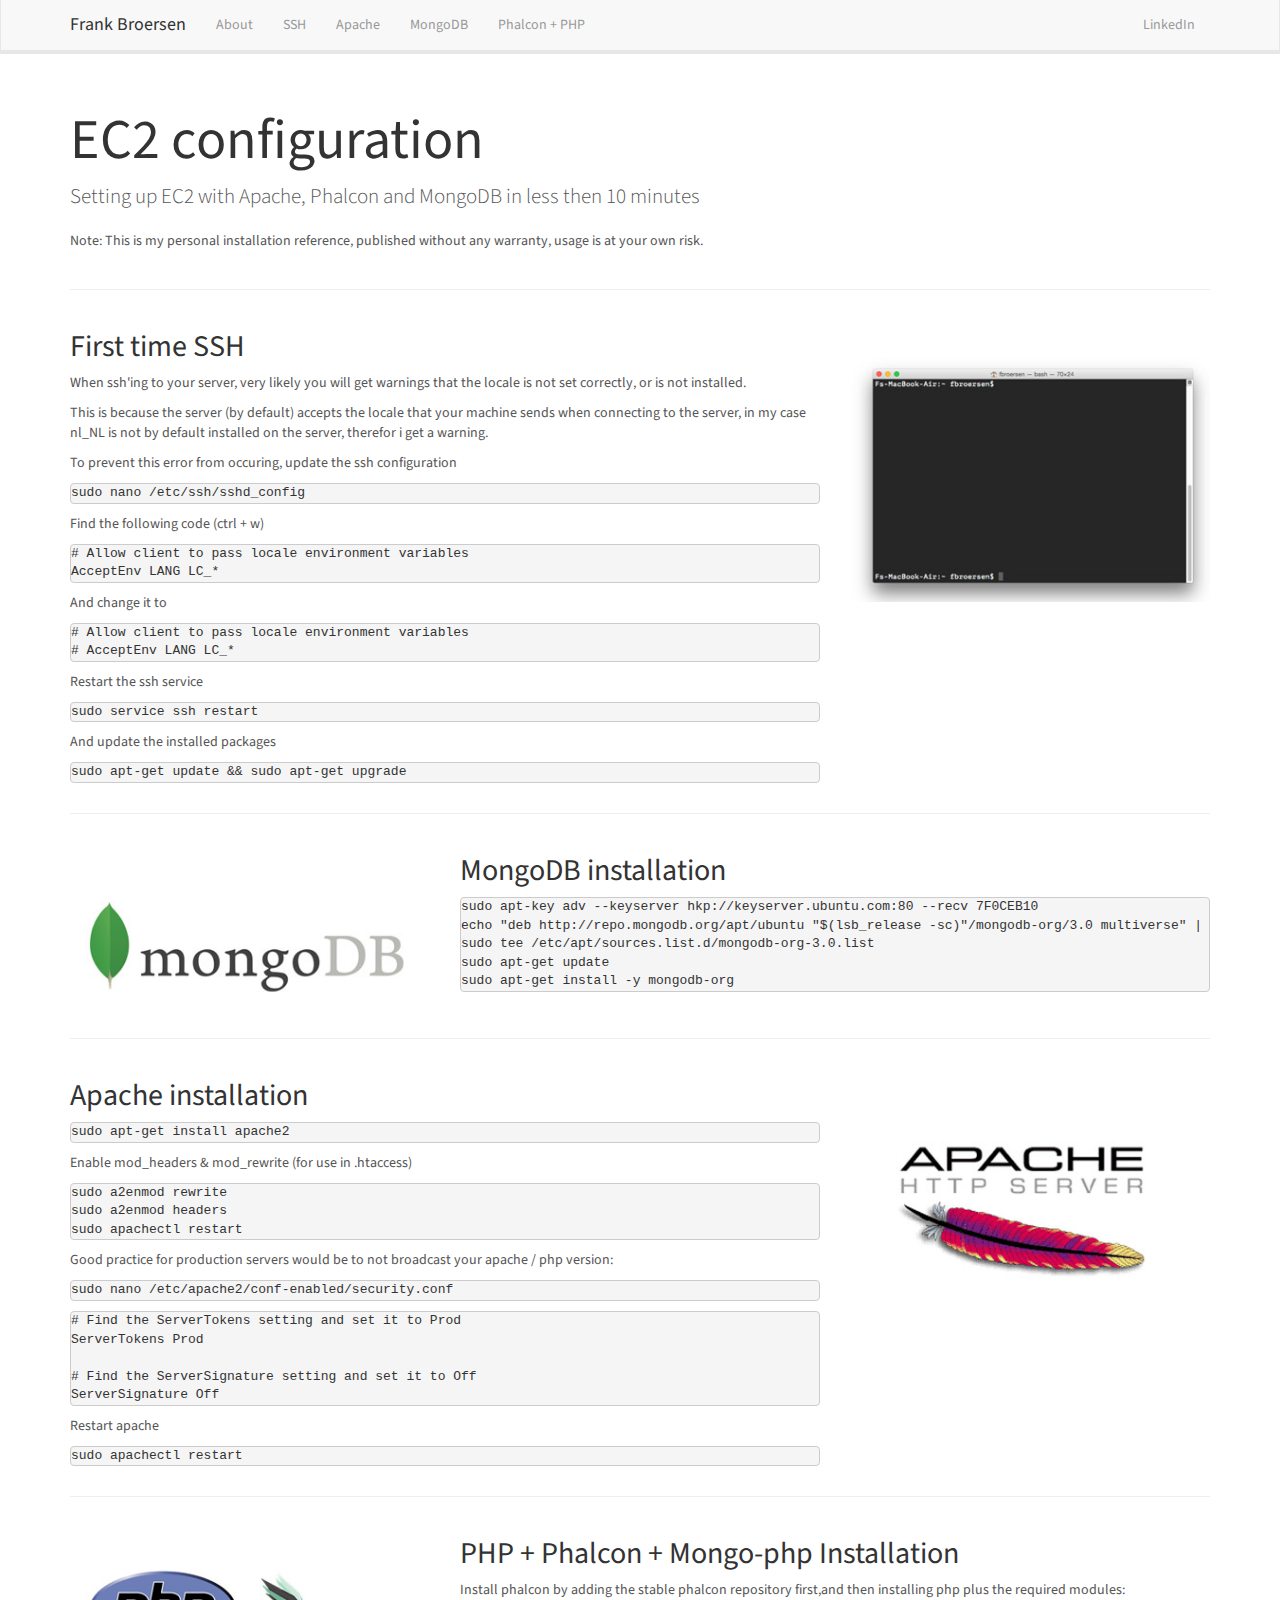
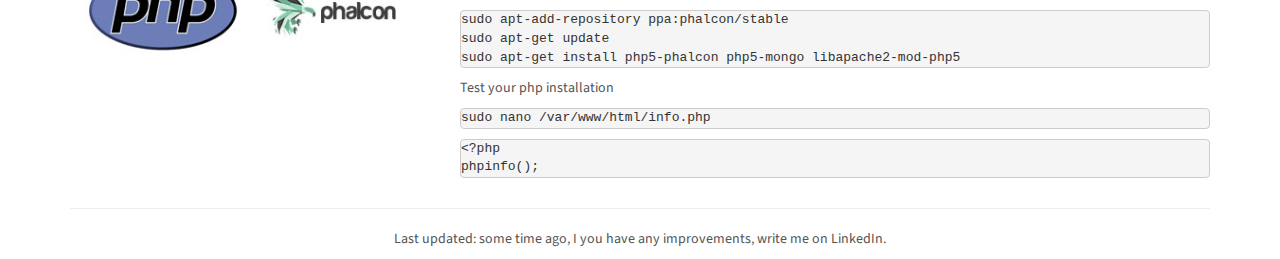
<file: index.html>
<!DOCTYPE html>
<html lang="en">
    <head>
        <meta charset="utf-8">
        <meta http-equiv="X-UA-Compatible" content="IE=edge">
        <meta name="viewport" content="width=device-width, initial-scale=1">
        <meta name="description" content="In less then 10 minutes, install Apache, Phalcon and MongoDB on your ubuntu installation">
        <meta name="keywords" content="EC2, Apache, Phalcon, MongoDB">
        <meta name="author" content="https://nl.linkedin.com/in/frankbroersen">

        <link href='http://fonts.googleapis.com/css?family=Open+Sans:300,400,600,700,800' rel='stylesheet' type='text/css'/>

        <title>Setting up EC2 with Apache, Phalcon and MongoDB</title>

        <link href="style.css" rel="stylesheet">
        <link rel="stylesheet" href="http://highlightjs.org/static/styles/zenburn.css">
        <script src="//ajax.googleapis.com/ajax/libs/jquery/1.11.1/jquery.min.js"></script>
        <script src="http://highlightjs.org/static/highlight.pack.js"></script>
        <script>
          (function(i,s,o,g,r,a,m){i['GoogleAnalyticsObject']=r;i[r]=i[r]||function(){
          (i[r].q=i[r].q||[]).push(arguments)},i[r].l=1*new Date();a=s.createElement(o),
          m=s.getElementsByTagName(o)[0];a.async=1;a.src=g;m.parentNode.insertBefore(a,m)
          })(window,document,'script','//www.google-analytics.com/analytics.js','ga');
          ga('create', 'UA-38006851-7', 'auto');
          ga('send', 'pageview');
        </script>
    </head>
    <body>

        <div class="navbar navbar-default navbar-fixed-top">
            <div class="container">
                <div class="navbar-header">
                    <a href="/" class="navbar-brand">Frank Broersen</a>
                    <button class="navbar-toggle" type="button" data-toggle="collapse" data-target="#navbar-main">
                        <span class="icon-bar"></span>
                        <span class="icon-bar"></span>
                        <span class="icon-bar"></span>
                    </button>
                </div>
                <div class="navbar-collapse collapse" id="navbar-main">
                    <ul class="nav navbar-nav">
                        <li><a href="#top">About</a></li>
                        <li><a href="#ssh">SSH</a></li>
                        <li><a href="#apache">Apache</a></li>
                        <li><a href="#mongodb">MongoDB</a></li>
                        <li><a href="#phalcon-php">Phalcon + PHP</a></li>
                    </ul>
                    <ul class="nav navbar-nav pull-right">
                        <li>
                            <a href='https://nl.linkedin.com/in/frankbroersen' target='_blank'>LinkedIn</a>
                        </li>
                    </ul>
                </div>
            </div>
        </div>


        <div class="container">

            <div class="page-header" id="banner">
                <div class="row">
                    <div class="col-lg-8 col-md-7 col-sm-6">
                        <h1>EC2 configuration</h1>
                        <p class="lead">Setting up EC2 with Apache, Phalcon and MongoDB in less then 10 minutes</p>
                        <p>Note: This is my personal installation reference, published without any warranty, usage is at your own risk.</p>
                        <script async src="//pagead2.googlesyndication.com/pagead/js/adsbygoogle.js"></script>
                        <div class="visible-md">
                            <!-- Leaderboard -->
                            <ins class="adsbygoogle"
                                 style="display:inline-block;width:728px;height:90px"
                                 data-ad-client="ca-pub-9624935027935340"
                                 data-ad-slot="9189899139"></ins>
                            <script>
                            (adsbygoogle = window.adsbygoogle || []).push({});
                            </script>
                        </div>
                    </div>
                    <div class="col-lg-4 col-md-5 col-sm-6">
                        <div class="sponsor">
                            <!-- Banner -->
                            <ins class="adsbygoogle"
                                 style="display:block"
                                 data-ad-client="ca-pub-9624935027935340"
                                 data-ad-slot="9329499930"
                                 data-ad-format="auto"></ins>
                            <script>
                            (adsbygoogle = window.adsbygoogle || []).push({});
                            </script>
                        </div>
                    </div>
                </div>
            </div>

            <div class="row">     
                <div class="col-xs-8">
                    
                    <h2 id="ssh">First time SSH</h2>
                    <p>When ssh'ing to your server, very likely you will get warnings that the locale is not set correctly, or is not installed.</p>
                    <p>This is because the server (by default) accepts the locale that your machine sends when connecting to the server, in my case nl_NL is not by default installed on the server, therefor i get a warning.</p>
            
                    <p>To prevent this error from occuring, update the ssh configuration</p>
                    <pre><code class="shell">sudo nano /etc/ssh/sshd_config</code></pre>

                    <p>Find the following code (ctrl + w)</p>
                    <pre><code class="shell"># Allow client to pass locale environment variables
AcceptEnv LANG LC_*</code></pre>

                    <p>And change it to</p>
                    <pre><code class="shell"># Allow client to pass locale environment variables
# AcceptEnv LANG LC_*</code></pre>

                    <p>Restart the ssh service</p>
                    <pre><code class="shell">sudo service ssh restart</code></pre>
                    
                    <p>And update the installed packages</p>                    
                    <pre><code class="shell">sudo apt-get update && sudo apt-get upgrade</code></pre>
                    
                </div>
                <div class="col-xs-4">
                    <img src='img/terminal.jpg' class='img-responsive' />
                </div>                
            </div>
            
            <hr/>
                   
            <div class="row">     
                <div class="col-xs-4">                    
                    <img src='img/mongodb.jpg' class='img-responsive' />
                </div>
                <div class="col-xs-8">
                         
                    <h2 id="mongodb">MongoDB installation</h2>

                    <pre><code class="shell">sudo apt-key adv --keyserver hkp://keyserver.ubuntu.com:80 --recv 7F0CEB10
echo "deb http://repo.mongodb.org/apt/ubuntu "$(lsb_release -sc)"/mongodb-org/3.0 multiverse" | sudo tee /etc/apt/sources.list.d/mongodb-org-3.0.list
sudo apt-get update
sudo apt-get install -y mongodb-org</code></pre>
                </div>
            </div>
            
            <hr/>
            
            <div class="row">     
                <div class="col-xs-8">
                         
                    <h2 id="apache">Apache installation</h2>            

                    <pre><code class="shell">sudo apt-get install apache2</code></pre>

                    <p>Enable mod_headers &amp; mod_rewrite (for use in .htaccess)</p>
                    
                    <pre><code class="shell">sudo a2enmod rewrite
sudo a2enmod headers
sudo apachectl restart</code></pre>
                    
                    <p>Good practice for production servers would be to not broadcast your apache / php version:</p>
                    
                    <pre><code class="shell">sudo nano /etc/apache2/conf-enabled/security.conf</code></pre>
                    <pre><code class="shell"># Find the ServerTokens setting and set it to Prod
ServerTokens Prod

# Find the ServerSignature setting and set it to Off
ServerSignature Off</code></pre>
                    
                    <p>Restart apache</p>                    
                    <pre><code class="shell">sudo apachectl restart</code></pre>
                    
                </div>
                <div class="col-xs-4">                    
                    <img src='img/apache.jpg' class='img-responsive' />
                </div>
            </div>
            
            <hr/>

            <div class="row"> 
                <div class="col-xs-4">
                    <img src='img/phalcon-php.jpg' class='img-responsive' />
                </div>    
                <div class="col-xs-8">
                         
                    <h2 id="phalcon-php">PHP + Phalcon + Mongo-php Installation</h2>
                    
                    <p>Install phalcon by adding the stable phalcon repository first,and then installing php plus the required modules:</p>
            
                    <pre><code class="shell">sudo apt-add-repository ppa:phalcon/stable
sudo apt-get update
sudo apt-get install php5-phalcon php5-mongo libapache2-mod-php5</code></pre>

                    <p>Test your php installation</p>
                    <pre><code class="shell">sudo nano /var/www/html/info.php</code></pre>
                    <pre><code class="php">&lt;?php
phpinfo();</code></pre>
                    
                </div>
            </div>
            
            <hr/>
            
            <p align='center'>Last updated: some time ago, I you have any improvements, write me on LinkedIn.</p>

        </div>

        <script>
            hljs.configure({tabReplace: '    '});
            hljs.initHighlightingOnLoad();
        </script>

    </body>
</html>
</file>
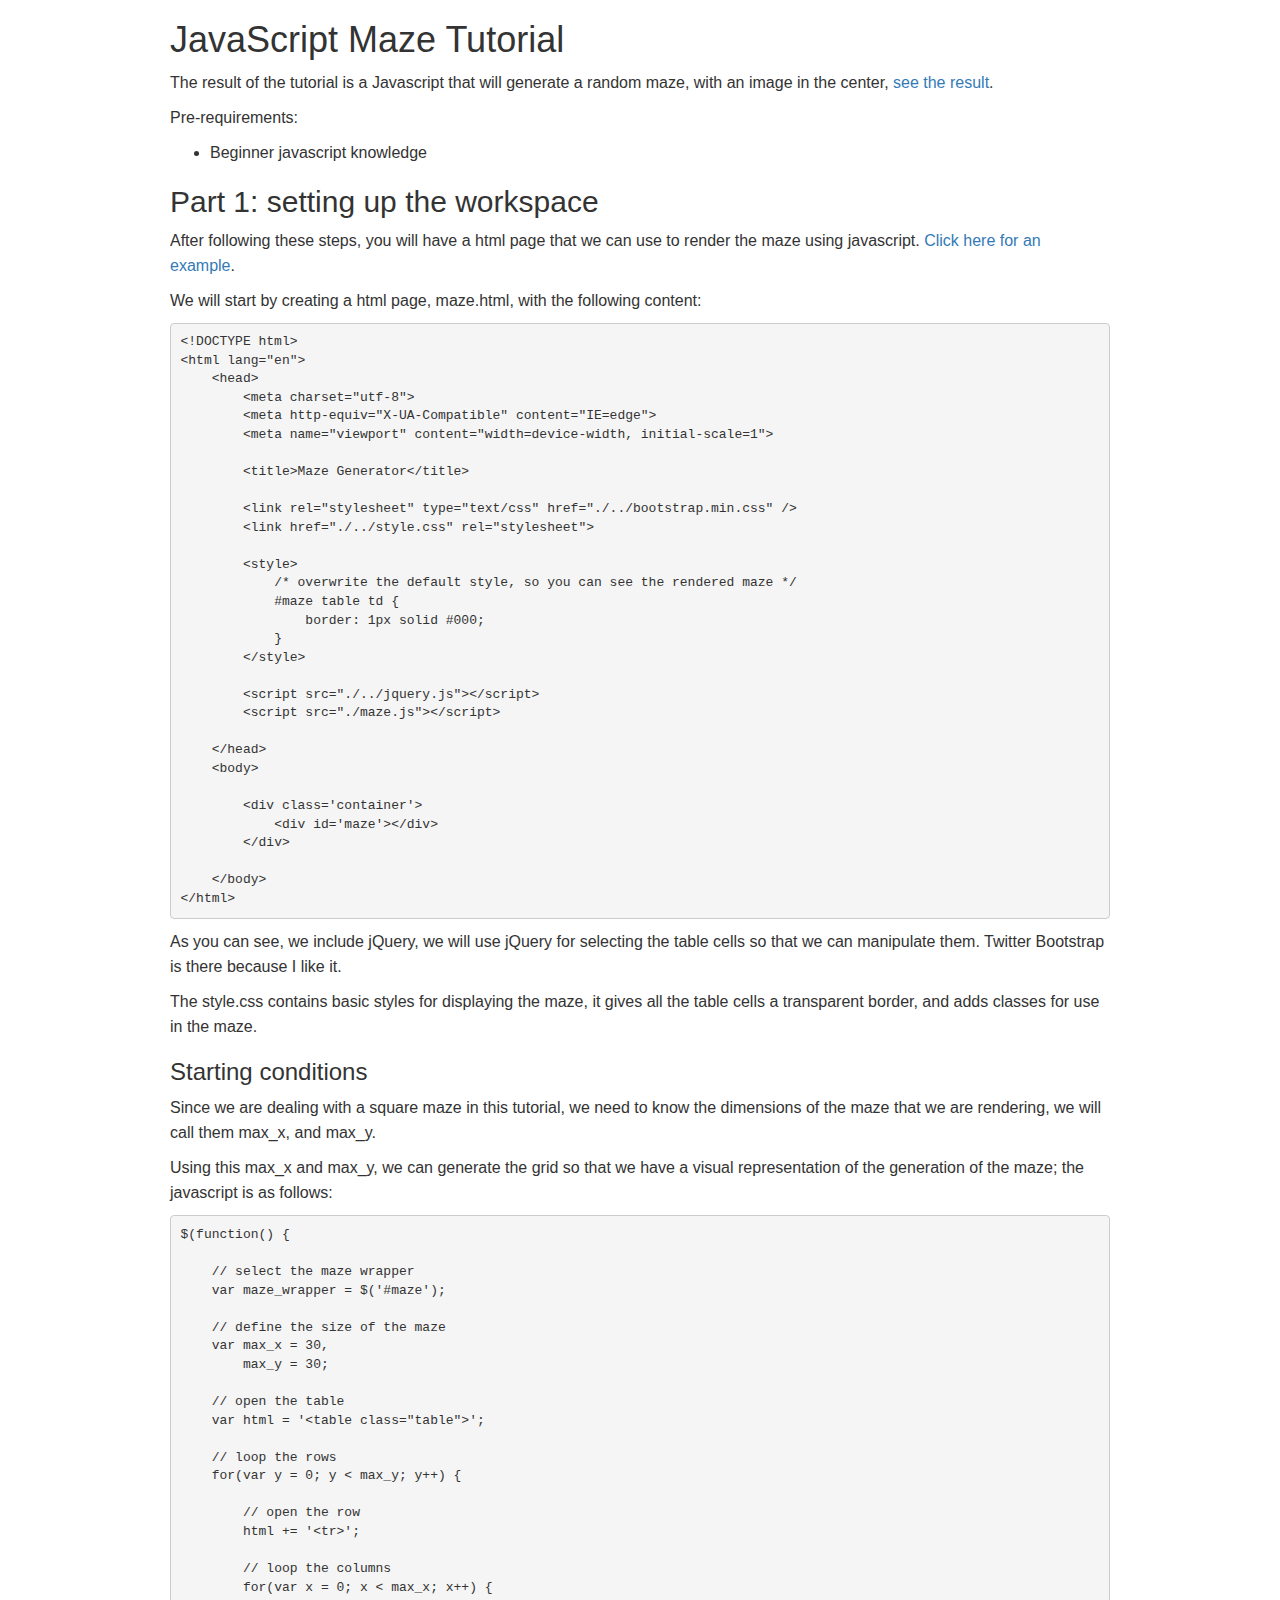
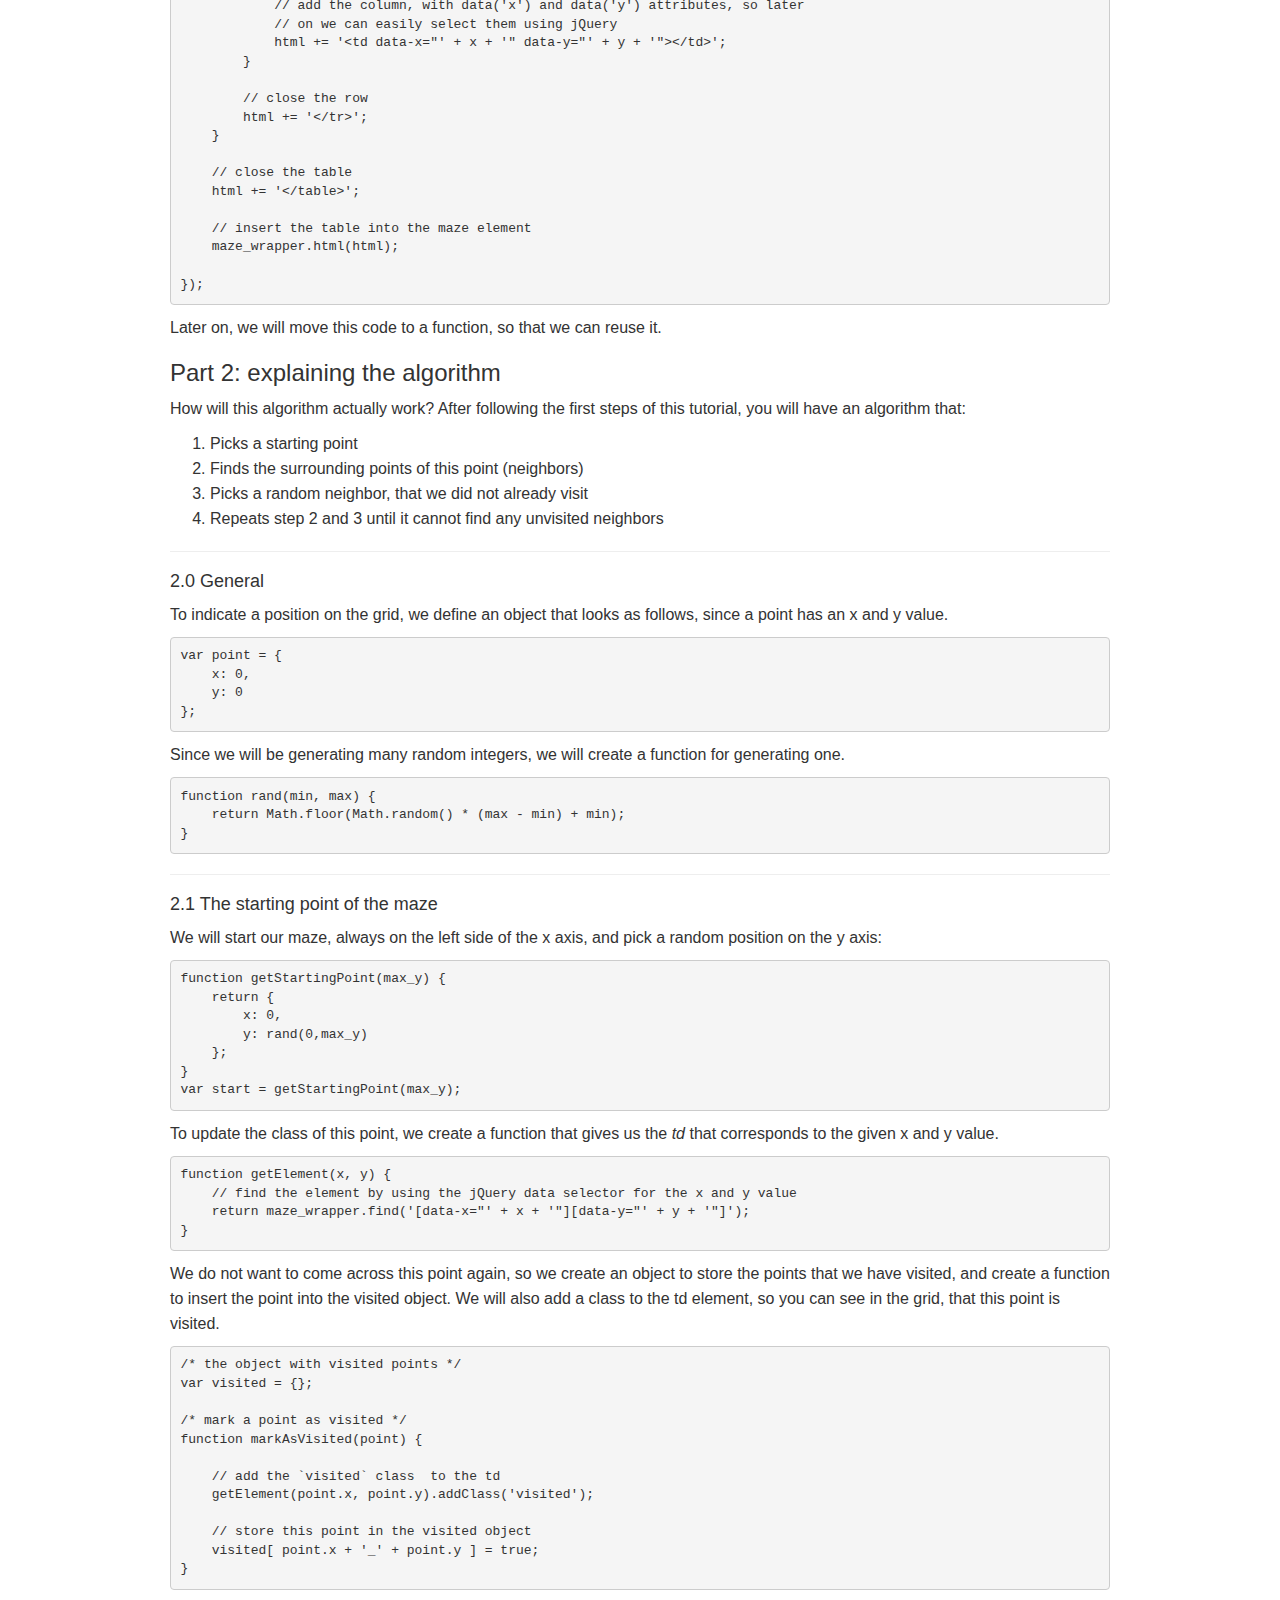
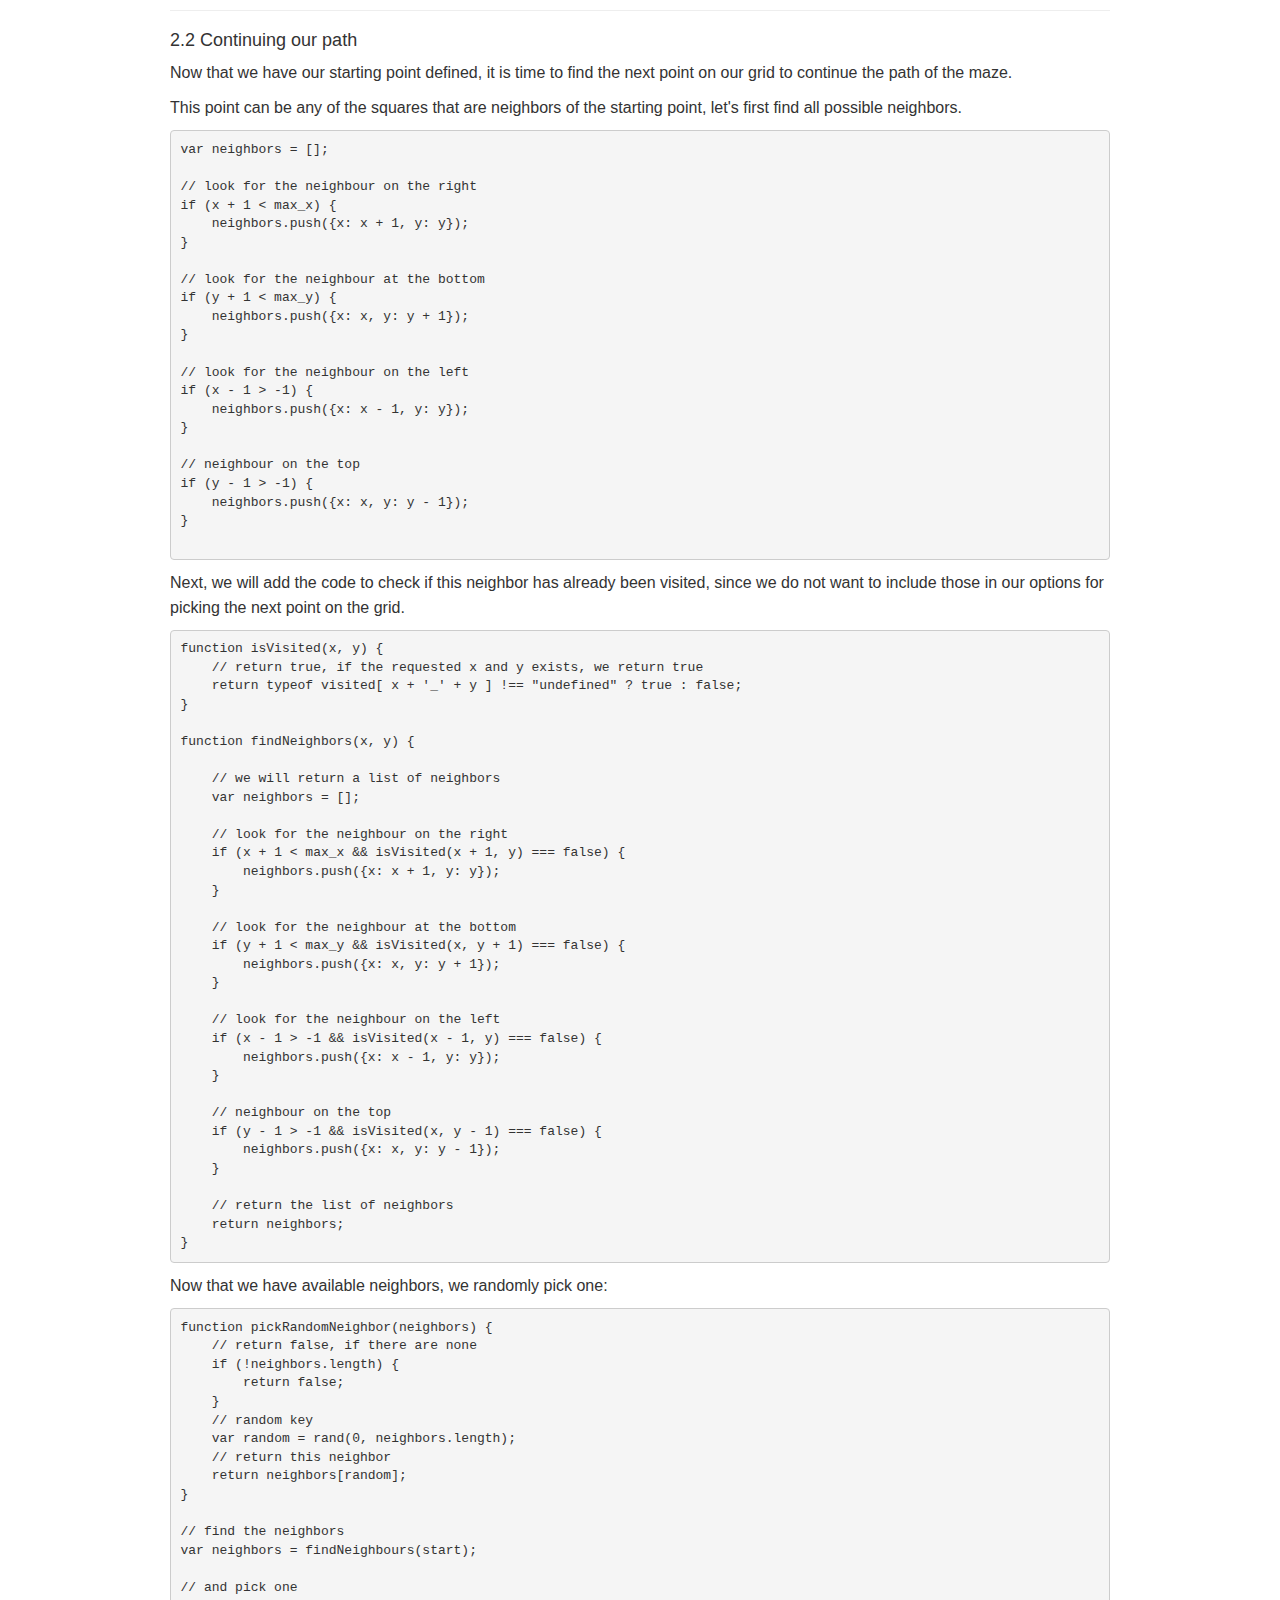
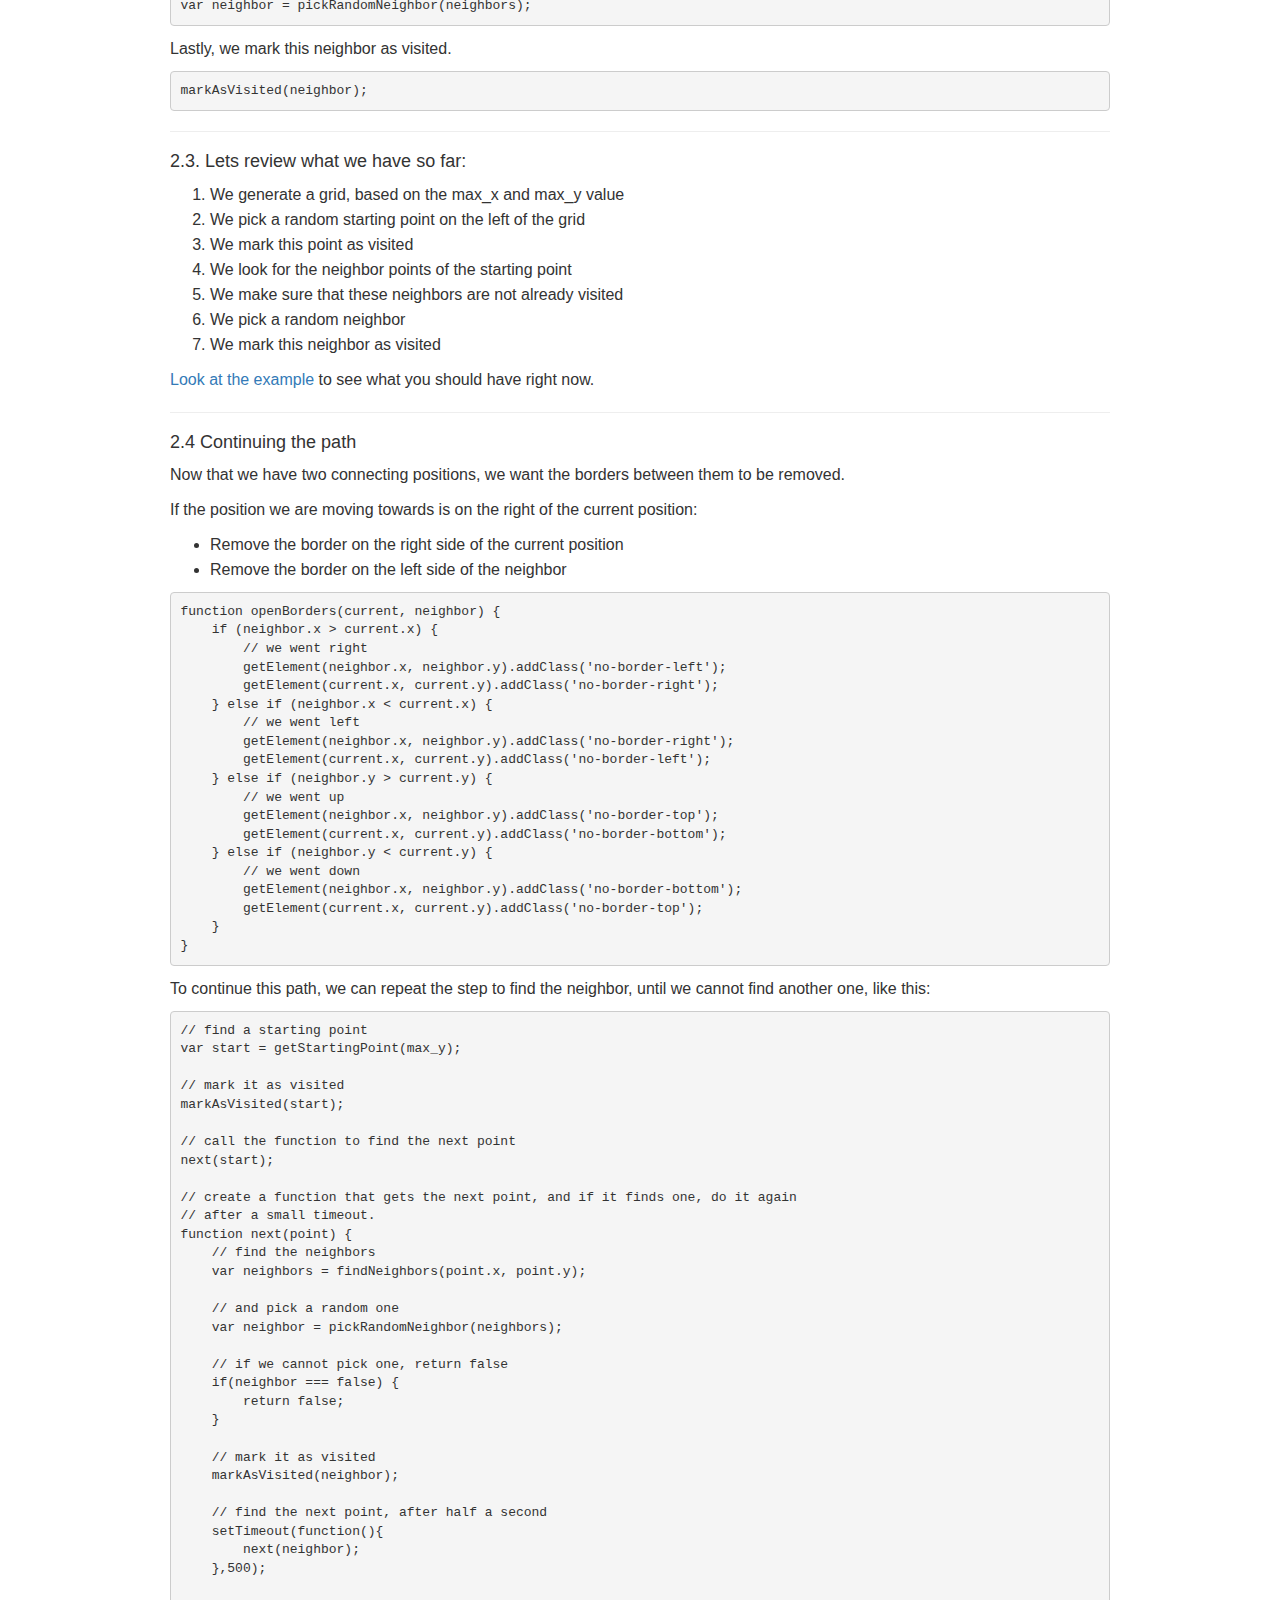
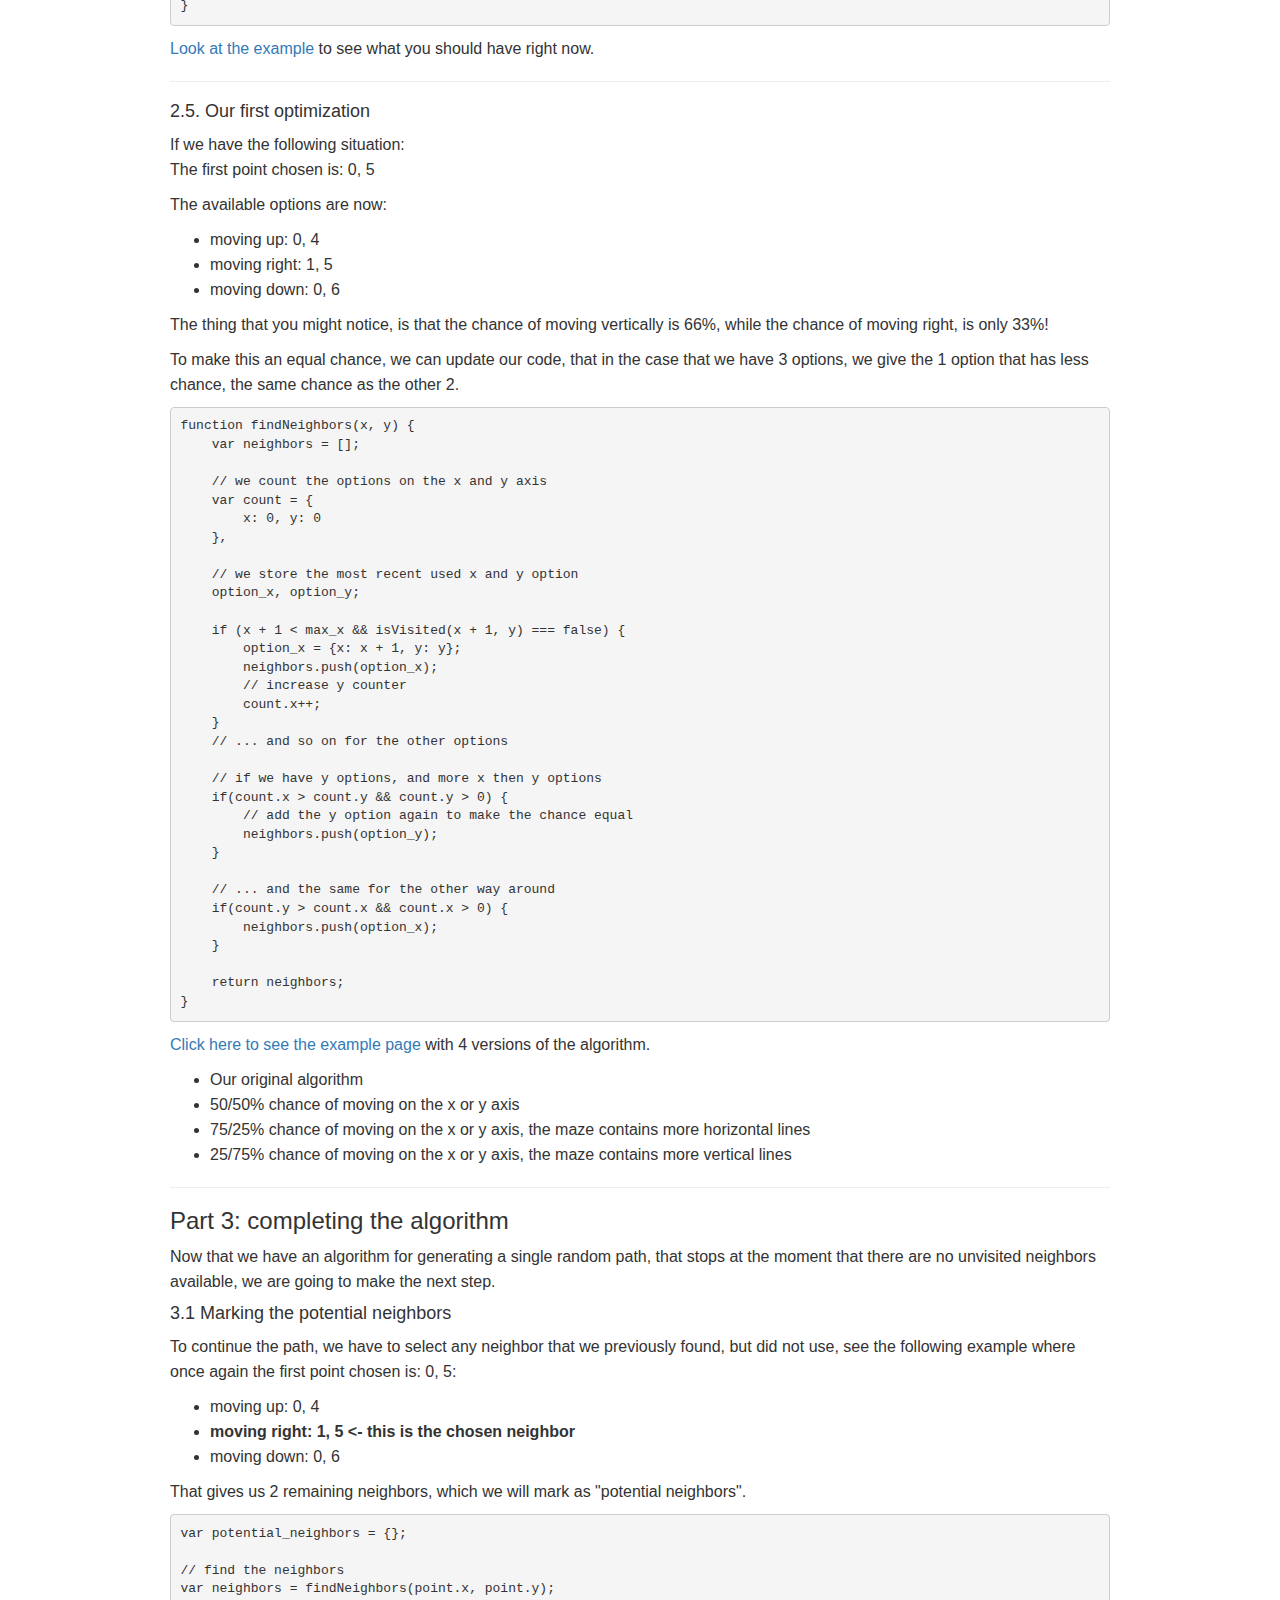
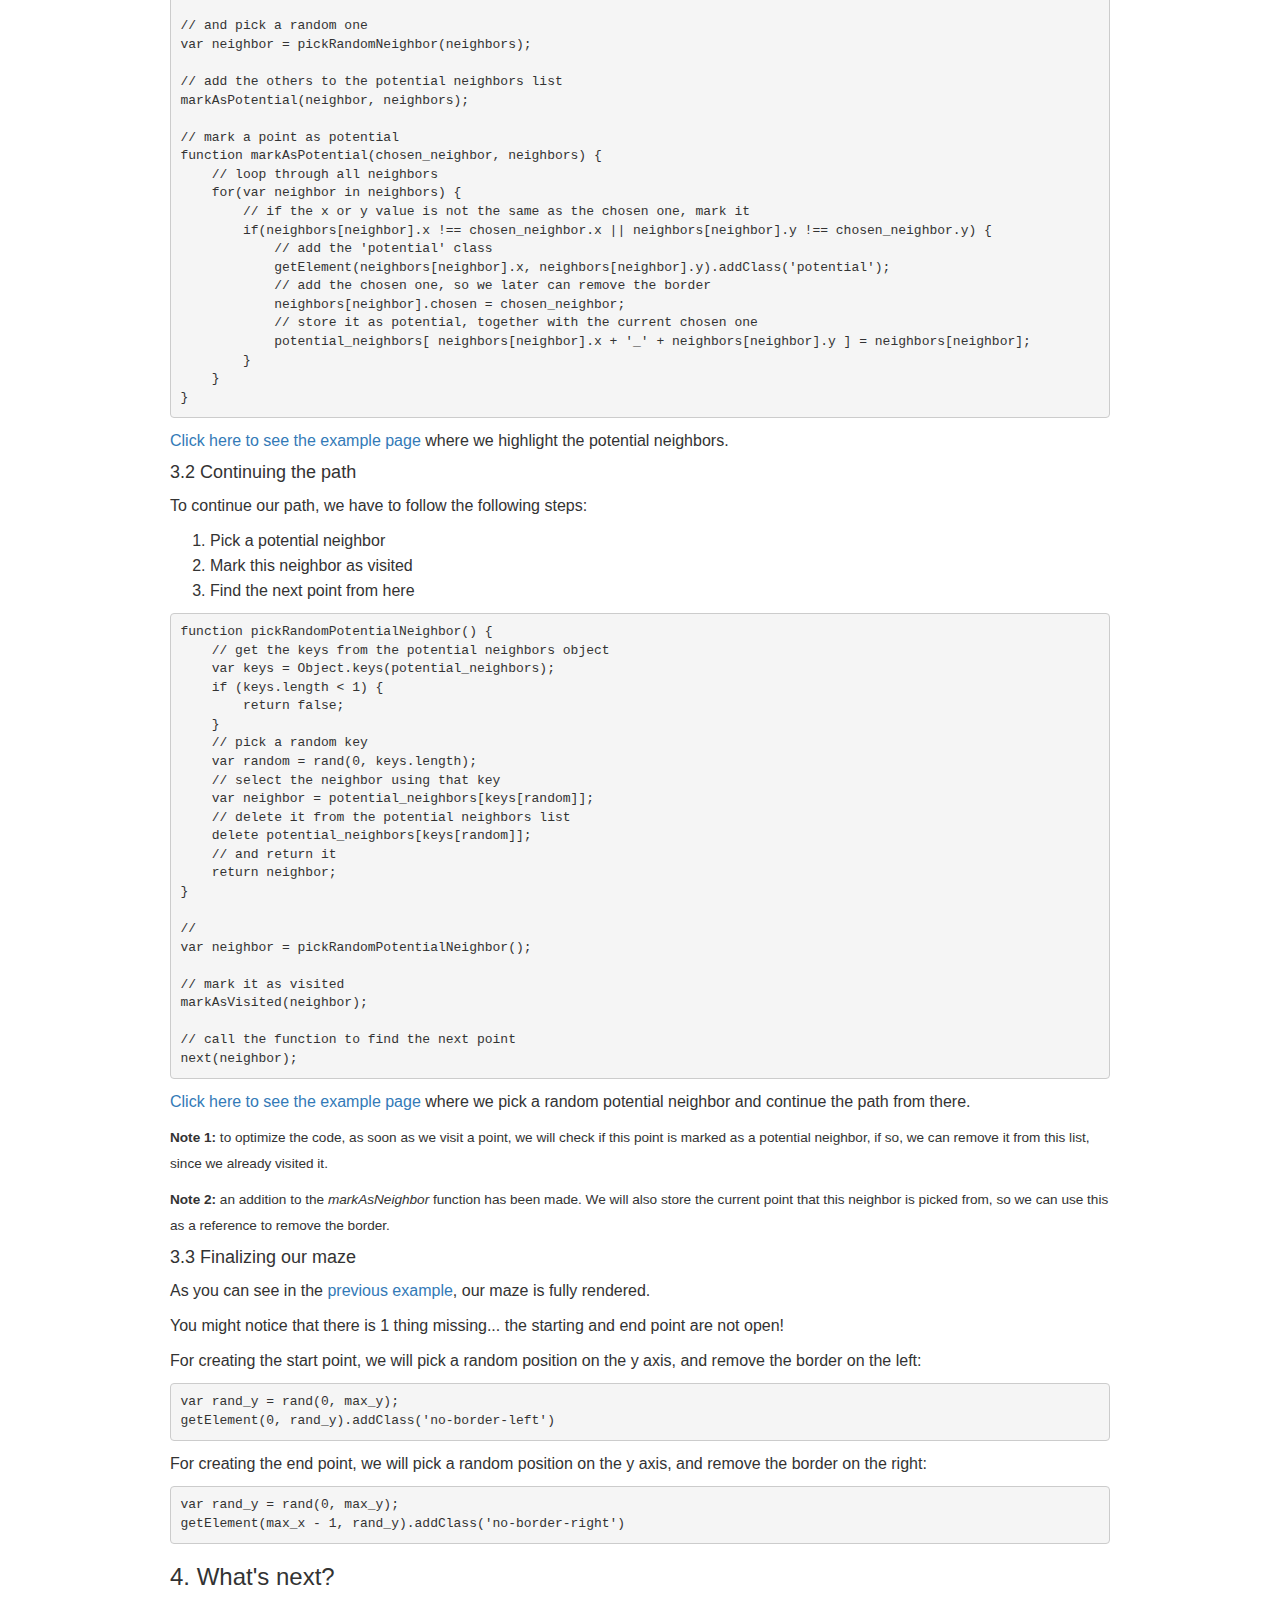
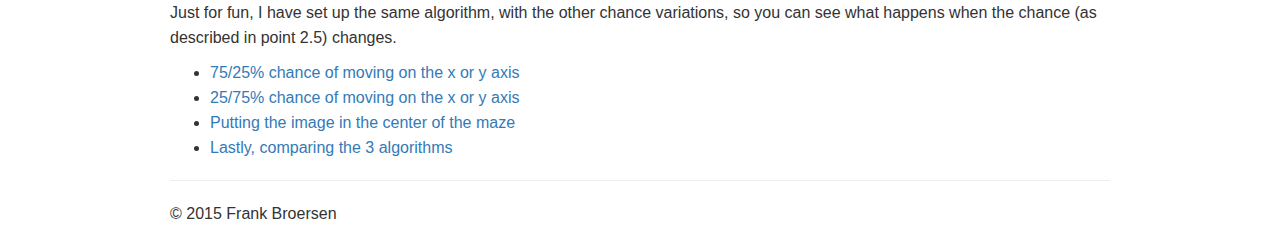
<file: js-maze-tutorial/index.html>
<!DOCTYPE html>
<html lang="en">
    <head>
        <meta charset="utf-8">
        <meta http-equiv="X-UA-Compatible" content="IE=edge">
        <meta name="viewport" content="width=device-width, initial-scale=1">

        <title>Javascript Maze Tutorial</title>

        <link rel="stylesheet" type="text/css" href="./code/bootstrap.min.css" />
        <style>
        body {
            font-family: Arial, sans-serif;
            font-size: 16px;
            line-height: 25px;
        }
        </style>
        
        <link rel="stylesheet" href="http://highlightjs.org/static/styles/zenburn.css">
        <script src="http://highlightjs.org/static/highlight.pack.js"></script>
        <script>
          (function(i,s,o,g,r,a,m){i['GoogleAnalyticsObject']=r;i[r]=i[r]||function(){
          (i[r].q=i[r].q||[]).push(arguments)},i[r].l=1*new Date();a=s.createElement(o),
          m=s.getElementsByTagName(o)[0];a.async=1;a.src=g;m.parentNode.insertBefore(a,m)
          })(window,document,'script','//www.google-analytics.com/analytics.js','ga');
          ga('create', 'UA-38006851-7', 'auto');
          ga('send', 'pageview');
        </script>
    </head>
    <body>

        <div class='container'>

            <h1>JavaScript Maze Tutorial</h1>

            <p>The result of the tutorial is a Javascript that will generate a random maze, with 
                an image in the center, <a href="code/4/fun.html" target="_blank">see the result</a>.</p>

            <p>Pre-requirements:</p>
            <ul>
                <li>Beginner javascript knowledge</li>
            </ul>

            <h2>Part 1: setting up the workspace</h2>

            <p>After following these steps, you will have a html page that we can use to render
                the maze using javascript. <a href="./code/1/index.html" target="_blank">Click here for an example</a>.</p>

            <p>We will start by creating a html page, maze.html, with the following content:</p>

            <pre><code class="html">&lt;!DOCTYPE html&gt;
&lt;html lang=&quot;en&quot;&gt;
    &lt;head&gt;
        &lt;meta charset=&quot;utf-8&quot;&gt;
        &lt;meta http-equiv=&quot;X-UA-Compatible&quot; content=&quot;IE=edge&quot;&gt;
        &lt;meta name=&quot;viewport&quot; content=&quot;width=device-width, initial-scale=1&quot;&gt;
        
        &lt;title&gt;Maze Generator&lt;/title&gt;
        
        &lt;link rel=&quot;stylesheet&quot; type=&quot;text/css&quot; href=&quot;./../bootstrap.min.css&quot; /&gt;
        &lt;link href=&quot;./../style.css&quot; rel=&quot;stylesheet&quot;&gt;
        
        &lt;style&gt;
            /* overwrite the default style, so you can see the rendered maze */
            #maze table td {
                border: 1px solid #000;
            }    
        &lt;/style&gt;
        
        &lt;script src=&quot;./../jquery.js&quot;&gt;&lt;/script&gt;
        &lt;script src=&quot;./maze.js&quot;&gt;&lt;/script&gt;
        
    &lt;/head&gt;
    &lt;body&gt;

        &lt;div class='container'&gt;
            &lt;div id='maze'&gt;&lt;/div&gt;
        &lt;/div&gt;
        
    &lt;/body&gt;
&lt;/html&gt;</code></pre>

            <p>As you can see, we include jQuery, we will use jQuery for selecting the table cells
                so that we can manipulate them. Twitter Bootstrap is there because I like it.</p>

            <p>The style.css contains basic styles for displaying the maze, it gives all the table
                cells a transparent border, and adds classes for use in the maze.</p>

            <h3>Starting conditions</h3>

            <p>Since we are dealing with a square maze in this tutorial, we need to know the dimensions
                of the maze that we are rendering, we will call them max_x, and max_y.</p>

            <p>Using this max_x and max_y, we can generate the grid so that we have a visual representation
                of the generation of the maze; the javascript is as follows:</p>

            <pre><code class="js">$(function() {
    
    // select the maze wrapper
    var maze_wrapper = $('#maze');
    
    // define the size of the maze
    var max_x = 30,
        max_y = 30;
        
    // open the table
    var html = '&lt;table class=&quot;table&quot;&gt;';
    
    // loop the rows
    for(var y = 0; y &lt; max_y; y++) {
        
        // open the row
        html += '&lt;tr&gt;';
        
        // loop the columns
        for(var x = 0; x &lt; max_x; x++) {
            // add the column, with data('x') and data('y') attributes, so later
            // on we can easily select them using jQuery 
            html += '&lt;td data-x=&quot;' + x + '&quot; data-y=&quot;' + y + '&quot;&gt;&lt;/td&gt;';
        }
        
        // close the row
        html += '&lt;/tr&gt;';
    }
    
    // close the table
    html += '&lt;/table&gt;';
    
    // insert the table into the maze element
    maze_wrapper.html(html);
    
});
</code></pre>
            
            <p>Later on, we will move this code to a function, so that we can reuse it.</p>
            
            <h3>Part 2: explaining the algorithm</h3>
            
            <p>How will this algorithm actually work? After following the first steps of this tutorial, you will 
            have an algorithm that:</p>
            
            <ol>
                <li>Picks a starting point
                <li>Finds the surrounding points of this point (neighbors)
                <li>Picks a random neighbor, that we did not already visit
                <li>Repeats step 2 and 3 until it cannot find any unvisited neighbors
            </ol>
            
            <hr/>
            
            <h4>2.0 General</h4>
            
            <p>To indicate a position on the grid, we define an object that looks as follows, since a point has an x and y value.</p>
            
            <pre><code class="js">var point = {
    x: 0,
    y: 0
};</code></pre>
            
            <p>Since we will be generating many random integers, we will create a function for generating one.</p>
            
            <pre><code class="js">function rand(min, max) {
    return Math.floor(Math.random() * (max - min) + min);
}</code></pre>
            
            <hr/>
            
            <h4>2.1 The starting point of the maze</h4>
            
            <p>We will start our maze, always on the left side of the x axis, and pick a random position on the y axis:</p>
            
            <pre><code class="js">function getStartingPoint(max_y) {
    return {
        x: 0,
        y: rand(0,max_y)
    };
}
var start = getStartingPoint(max_y);</code></pre>
            
            <p>To update the class of this point, we create a function that gives us the <i>td</i> that
            corresponds to the given x and y value.</p>
            
            <pre><code class="js">function getElement(x, y) {
    // find the element by using the jQuery data selector for the x and y value
    return maze_wrapper.find('[data-x=&quot;' + x + '&quot;][data-y=&quot;' + y + '&quot;]');
}</code></pre>
            
            <p>We do not want to come across this point again, so we create an object to store the points
            that we have visited, and create a function to insert the point into the visited object. We will also
            add a class to the td element, so you can see in the grid, that this point is visited.</p>

            <pre><code class="js">/* the object with visited points */
var visited = {};

/* mark a point as visited */
function markAsVisited(point) {
    
    // add the `visited` class  to the td
    getElement(point.x, point.y).addClass('visited');
    
    // store this point in the visited object
    visited[ point.x + '_' + point.y ] = true;
}
</code></pre>

            <hr/>
            
            <h4>2.2 Continuing our path</h4>
            
            <p>Now that we have our starting point defined, it is time to find the next point on our grid
            to continue the path of the maze.</p>
            
            <p>This point can be any of the squares that are neighbors of the starting point, let's first
                find all possible neighbors.</p>
            
            <pre><code class="js">var neighbors = [];

// look for the neighbour on the right
if (x + 1 &lt; max_x) {
    neighbors.push({x: x + 1, y: y});
}

// look for the neighbour at the bottom
if (y + 1 &lt; max_y) {
    neighbors.push({x: x, y: y + 1});
}

// look for the neighbour on the left
if (x - 1 &gt; -1) {
    neighbors.push({x: x - 1, y: y});
}

// neighbour on the top
if (y - 1 &gt; -1) {
    neighbors.push({x: x, y: y - 1});
}
    </code></pre>
            
            <p>Next, we will add the code to check if this neighbor has already been visited, since we do
            not want to include those in our options for picking the next point on the grid.</p>
            
            <pre><code class="js">function isVisited(x, y) {
    // return true, if the requested x and y exists, we return true
    return typeof visited[ x + '_' + y ] !== &quot;undefined&quot; ? true : false;
}

function findNeighbors(x, y) {
    
    // we will return a list of neighbors
    var neighbors = [];
    
    // look for the neighbour on the right
    if (x + 1 &lt; max_x &amp;&amp; isVisited(x + 1, y) === false) {
        neighbors.push({x: x + 1, y: y});
    }
    
    // look for the neighbour at the bottom
    if (y + 1 &lt; max_y &amp;&amp; isVisited(x, y + 1) === false) {
        neighbors.push({x: x, y: y + 1});
    }
    
    // look for the neighbour on the left
    if (x - 1 &gt; -1 &amp;&amp; isVisited(x - 1, y) === false) {
        neighbors.push({x: x - 1, y: y});
    }
    
    // neighbour on the top
    if (y - 1 &gt; -1 &amp;&amp; isVisited(x, y - 1) === false) {
        neighbors.push({x: x, y: y - 1});
    }
    
    // return the list of neighbors
    return neighbors;
}</code></pre>
            
            <p>Now that we have available neighbors, we randomly pick one:</p>
            
            <pre><code class="js">function pickRandomNeighbor(neighbors) {
    // return false, if there are none
    if (!neighbors.length) {
        return false;
    }
    // random key
    var random = rand(0, neighbors.length);
    // return this neighbor
    return neighbors[random];
}

// find the neighbors
var neighbors = findNeighbours(start);

// and pick one
var neighbor = pickRandomNeighbor(neighbors);</code></pre>
            
            <p>Lastly, we mark this neighbor as visited.</p>
            
            <pre><code class="js">markAsVisited(neighbor);
</code></pre>
            
            <hr/>
            
            <h4>2.3. Lets review what we have so far:</h4>
            
            <ol>
                <li>We generate a grid, based on the max_x and max_y value
                <li>We pick a random starting point on the left of the grid
                <li>We mark this point as visited
                <li>We look for the neighbor points of the starting point
                <li>We make sure that these neighbors are not already visited
                <li>We pick a random neighbor
                <li>We mark this neighbor as visited
            </ol>
            
            <p><a href="code/2.1/index.html" target="_blank">Look at the example</a> to see what you should have right now.</p>
            
            <hr/>
            
            <h4>2.4 Continuing the path</h4>
            
            <p>Now that we have two connecting positions, we want the borders between them to be removed.</p>

            <p>If the position we are moving towards is on the right of the current position:</p>
            
            <ul>
                <li>Remove the border on the right side of the current position
                <li>Remove the border on the left side of the neighbor
            </ul>
            
            <pre><code class="js">function openBorders(current, neighbor) {
    if (neighbor.x &gt; current.x) {
        // we went right
        getElement(neighbor.x, neighbor.y).addClass('no-border-left');
        getElement(current.x, current.y).addClass('no-border-right');
    } else if (neighbor.x &lt; current.x) {
        // we went left
        getElement(neighbor.x, neighbor.y).addClass('no-border-right');
        getElement(current.x, current.y).addClass('no-border-left');
    } else if (neighbor.y &gt; current.y) {
        // we went up
        getElement(neighbor.x, neighbor.y).addClass('no-border-top');
        getElement(current.x, current.y).addClass('no-border-bottom');
    } else if (neighbor.y &lt; current.y) {
        // we went down
        getElement(neighbor.x, neighbor.y).addClass('no-border-bottom');
        getElement(current.x, current.y).addClass('no-border-top');
    }
}</code></pre>

            <p>To continue this path, we can repeat the step to find the neighbor, until we cannot find another one, like this: </p>
            
            <pre><code class="js">// find a starting point
var start = getStartingPoint(max_y);

// mark it as visited
markAsVisited(start);

// call the function to find the next point
next(start);

// create a function that gets the next point, and if it finds one, do it again
// after a small timeout.
function next(point) {
    // find the neighbors
    var neighbors = findNeighbors(point.x, point.y);

    // and pick a random one
    var neighbor = pickRandomNeighbor(neighbors);
    
    // if we cannot pick one, return false
    if(neighbor === false) {
        return false;
    }

    // mark it as visited
    markAsVisited(neighbor);
    
    // find the next point, after half a second
    setTimeout(function(){
        next(neighbor);
    },500);

}
</code></pre>
            
            <p><a href="code/2.2/index.html" target="_blank">Look at the example</a> to see what you should have right now.</p>
            
            <hr/>
            
            <h4>2.5. Our first optimization</h4>
            
            <p>If we have the following situation:<br/>The first point chosen is: 0, 5</p>

            <p>The available options are now:</p>

            <ul>
                <li>moving up: 0, 4
                <li>moving right: 1, 5
                <li>moving down: 0, 6
            </ul>

            <p>The thing that you might notice, is that the chance of moving
                vertically is 66%, while the chance of moving right, is only 33%!</p>

            <p>To make this an equal chance, we can update our code, that in the case that we have 3 options,
                we give the 1 option that has less chance, the same chance as the other 2.</p>

            <pre><code class="js">function findNeighbors(x, y) {
    var neighbors = [];
    
    // we count the options on the x and y axis
    var count = {
        x: 0, y: 0
    }, 
            
    // we store the most recent used x and y option        
    option_x, option_y;
    
    if (x + 1 &lt; max_x &amp;&amp; isVisited(x + 1, y) === false) {
        option_x = {x: x + 1, y: y};
        neighbors.push(option_x);
        // increase y counter
        count.x++;
    }
    // ... and so on for the other options
    
    // if we have y options, and more x then y options
    if(count.x &gt; count.y &amp;&amp; count.y &gt; 0) {
        // add the y option again to make the chance equal
        neighbors.push(option_y);
    }
    
    // ... and the same for the other way around
    if(count.y &gt; count.x &amp;&amp; count.x &gt; 0) {
        neighbors.push(option_x);
    }
   
    return neighbors;
}</code></pre>
            
            <p><a href="code/2.3/index.html" target="_blank">Click here to see the example page</a> with 4 versions of the algorithm.</p>
            
            <ul>
                <li>Our original algorithm
                <li>50/50% chance of moving on the x or y axis
                <li>75/25% chance of moving on the x or y axis, the maze contains more horizontal lines
                <li>25/75% chance of moving on the x or y axis, the maze contains more vertical lines
            </ul>
            
            <hr/>

            <h3>Part 3: completing the algorithm</h3>
            
            <p>Now that we have an algorithm for generating a single random path, that stops 
at the moment that there are no unvisited neighbors available, we are going to make the next step.</p>

            <h4>3.1 Marking the potential neighbors</h4>

            <p>To continue the path, we have to select any neighbor that we previously found, but 
did not use, see the following example where once again the first point chosen is: 0, 5:</p>
            
            <ul>
                <li>moving up: 0, 4
                <li><strong>moving right: 1, 5 &lt;- this is the chosen neighbor</strong>
                <li>moving down: 0, 6
            </ul>

            <p>That gives us 2 remaining neighbors, which we will mark as "potential neighbors".</p>
            
            <pre><code class="js">var potential_neighbors = {};

// find the neighbors
var neighbors = findNeighbors(point.x, point.y);

// and pick a random one
var neighbor = pickRandomNeighbor(neighbors);

// add the others to the potential neighbors list
markAsPotential(neighbor, neighbors);

// mark a point as potential
function markAsPotential(chosen_neighbor, neighbors) {
    // loop through all neighbors
    for(var neighbor in neighbors) {
        // if the x or y value is not the same as the chosen one, mark it
        if(neighbors[neighbor].x !== chosen_neighbor.x || neighbors[neighbor].y !== chosen_neighbor.y) {
            // add the 'potential' class
            getElement(neighbors[neighbor].x, neighbors[neighbor].y).addClass('potential');
            // add the chosen one, so we later can remove the border
            neighbors[neighbor].chosen = chosen_neighbor;
            // store it as potential, together with the current chosen one
            potential_neighbors[ neighbors[neighbor].x + '_' + neighbors[neighbor].y ] = neighbors[neighbor];
        }
    }
}</code></pre>
            
            <p><a href="code/3.1/index.html" target="_blank">Click here to see the example page</a> where we highlight the potential neighbors.</p>
            
            <h4>3.2 Continuing the path</h4>

            <p>To continue our path, we have to follow the following steps:</p>

            <ol>
                <li>Pick a potential neighbor
                <li>Mark this neighbor as visited
                <li>Find the next point from here
            </ol>

            <pre><code class="js">function pickRandomPotentialNeighbor() {
    // get the keys from the potential neighbors object
    var keys = Object.keys(potential_neighbors);
    if (keys.length &lt; 1) {
        return false;
    }
    // pick a random key
    var random = rand(0, keys.length);
    // select the neighbor using that key
    var neighbor = potential_neighbors[keys[random]];
    // delete it from the potential neighbors list
    delete potential_neighbors[keys[random]];
    // and return it
    return neighbor;
}

//
var neighbor = pickRandomPotentialNeighbor();

// mark it as visited
markAsVisited(neighbor);

// call the function to find the next point
next(neighbor);</code></pre>

            <p><a href="code/3.2/index.html" target="_blank">Click here to see the example page</a> where we pick a random potential neighbor and continue the path from there.</p>

            <p><small><strong>Note 1:</strong> to optimize the code, as soon as we visit a point, we will check if this point is marked as 
a potential neighbor, if so, we can remove it from this list, since we already visited it.</small></p>

            <p><small><strong>Note 2:</strong> an addition to the <i>markAsNeighbor</i> function has been made. We
 will also store the current point that this neighbor is picked from, so we can use this as a reference to remove the border.</small></p>

            <h4>3.3 Finalizing our maze</h4>

            <p>As you can see in the <a href="code/3.2/index.html" target="_blank">previous example</a>, our maze is fully rendered.</p>

            <p>You might notice that there is 1 thing missing... the starting and end point are not open!</p>

            <p>For creating the start point, we will pick a random position on the y axis, and remove the border on the left:</p>

            <pre><code class="js">var rand_y = rand(0, max_y);
getElement(0, rand_y).addClass('no-border-left')</code></pre>
       
            <p>For creating the end point, we will pick a random position on the y axis, and remove the border on the right:</p>

            <pre><code class="js">var rand_y = rand(0, max_y);
getElement(max_x - 1, rand_y).addClass('no-border-right')</code></pre>

            <h3>4. What's next?</h3>

            <p>Just for fun, I have set up the same algorithm, with the other chance variations, so you can see 
what happens when the chance (as described in point 2.5) changes.</p>

            <ul>
                <li><a href="code/4/x.html" target="_blank">75/25% chance of moving on the x or y axis</a>
                <li><a href="code/4/y.html" target="_blank">25/75% chance of moving on the x or y axis</a>
                <li><a href="code/4/fun.html" target="_blank">Putting the image in the center of the maze</a>
                <li><a href="code/4/compare.html" target="_blank">Lastly, comparing the 3 algorithms</a>
            </ul>

            <hr/>

            <p>&copy; 2015 Frank Broersen</p>

            <script>
                hljs.configure({tabReplace: '    '});
                hljs.initHighlightingOnLoad();
            </script>

        </div>
    </body>
</html>
</file>
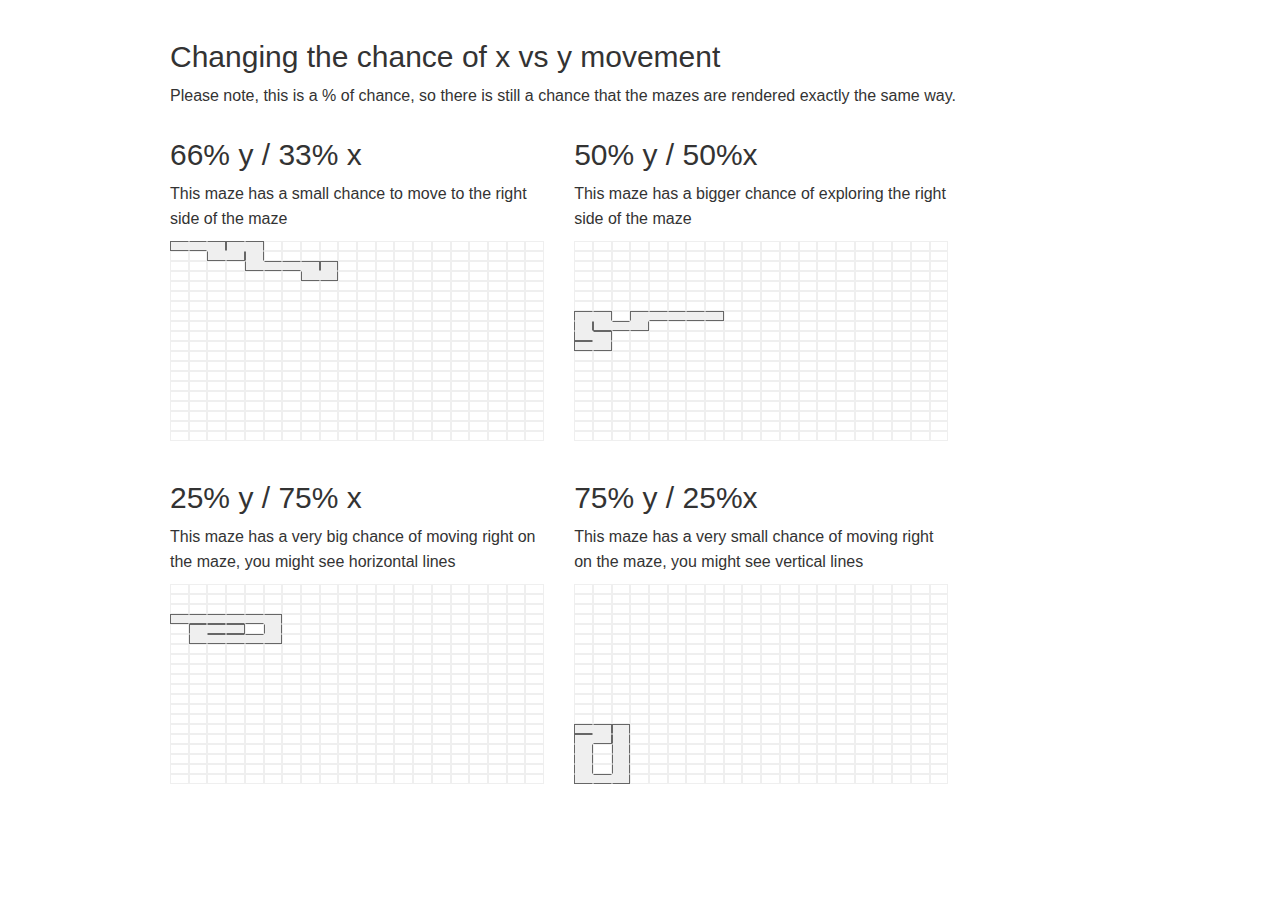
<file: js-maze-tutorial/code/2.3/index.html>
<!DOCTYPE html>
<html lang="en">
    <head>
        <meta charset="utf-8">
        <meta http-equiv="X-UA-Compatible" content="IE=edge">
        <meta name="viewport" content="width=device-width, initial-scale=1">
        
        <title>Maze Generator</title>
        
        <link rel="stylesheet" type="text/css" href="./../bootstrap.min.css" />
        <link href="./style.css" rel="stylesheet">
        
        <link rel="stylesheet" href="http://highlightjs.org/static/styles/zenburn.css">
        <script src="//ajax.googleapis.com/ajax/libs/jquery/1.11.1/jquery.min.js"></script>
        <script src="http://highlightjs.org/static/highlight.pack.js"></script>
        <style>
            /* overwrite the default style, so you can see the rendered maze */
            #maze table td {
                border: 1px solid #efefef;
            }    
        </style>
        
        <script src="./../jquery.js"></script>
        <script src="./maze.js"></script>
        
    </head>
    <body>

        <div class='container' id="maze">
            <h2>Changing the chance of x vs y movement</h2>
            <p>Please note, this is a % of chance, so there is still a chance that the mazes are rendered exactly the same way.</p>
            <div class="row">
                <div class="col-sm-5">
                    <h2>66% y / 33% x</h2>
                    <p>This maze has a small chance to move to the right side of the maze</p>
                    <div id='maze-1'></div>
                </div>
                <div class="col-sm-5">
                    <h2>50% y / 50%x</h2>
                    <p>This maze has a bigger chance of exploring the right side of the maze</p>
                    <div id='maze-2'></div>
                </div>
            </div>
            <div class="row">
                <div class="col-sm-5">
                    <h2>25% y / 75% x</h2>
                    <p>This maze has a very big chance of moving right on the maze, you might see horizontal lines</p>
                    <div id='maze-3'></div>
                </div>
                <div class="col-sm-5">
                    <h2>75% y / 25%x</h2>
                    <p>This maze has a very small chance of moving right on the maze, you might see vertical lines</p>
                    <div id='maze-4'></div>
                </div>
            </div>
        </div>
        
    </body>
</html>
</file>
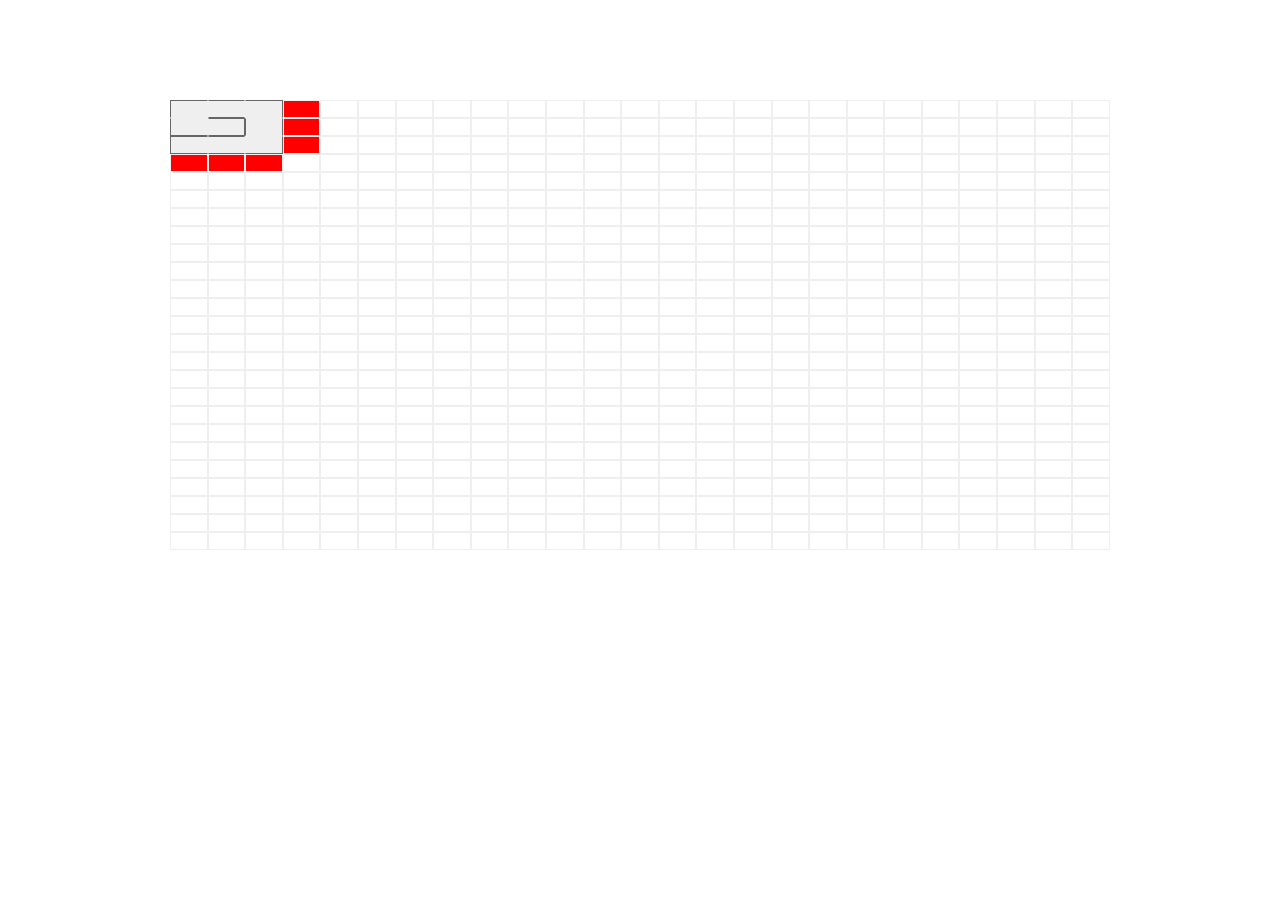
<file: js-maze-tutorial/code/3.1/index.html>
<!DOCTYPE html>
<html lang="en">
    <head>
        <meta charset="utf-8">
        <meta http-equiv="X-UA-Compatible" content="IE=edge">
        <meta name="viewport" content="width=device-width, initial-scale=1">
        
        <title>Maze Generator</title>
        
        <link rel="stylesheet" type="text/css" href="./../bootstrap.min.css" />
        <link href="./../style.css" rel="stylesheet">
        
        <style>
            /* overwrite the default style, so you can see the rendered maze */
            #maze table td {
                border: 1px solid #efefef;
            }    
            #maze table td.potential {
                background: #f00;
            }    
        </style>
        
        <script src="./../jquery.js"></script>
        <script src="./maze.js"></script>
        
    </head>
    <body>

        <div class='container'>
            <div id='maze'></div>
        </div>
        
    </body>
</html>
</file>
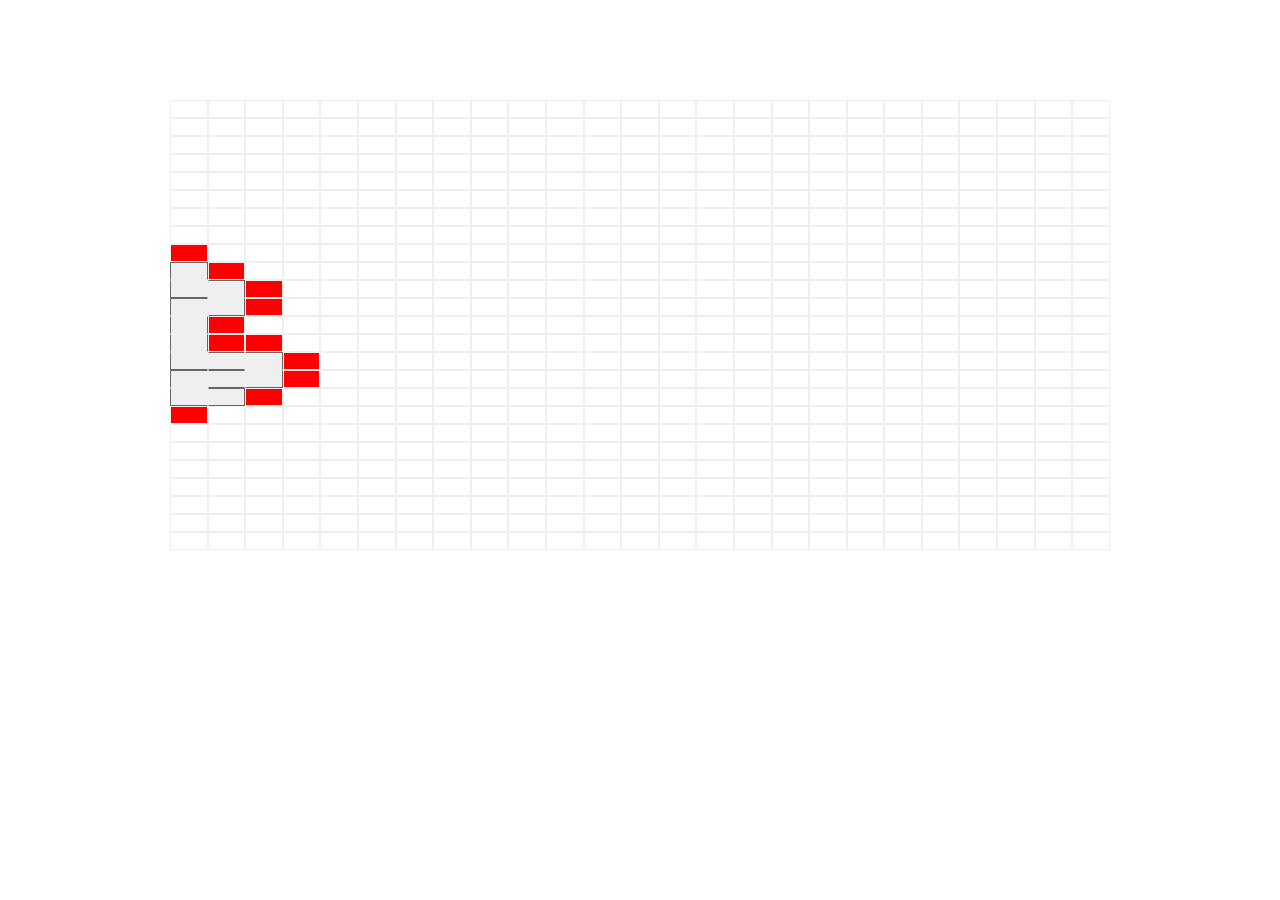
<file: js-maze-tutorial/code/3.3/index.html>
<!DOCTYPE html>
<html lang="en">
    <head>
        <meta charset="utf-8">
        <meta http-equiv="X-UA-Compatible" content="IE=edge">
        <meta name="viewport" content="width=device-width, initial-scale=1">
        
        <title>Maze Generator</title>
        
        <link rel="stylesheet" type="text/css" href="./../bootstrap.min.css" />
        <link href="./../style.css" rel="stylesheet">
        
        <style>
            /* overwrite the default style, so you can see the rendered maze */
            #maze table td {
                border: 1px solid #efefef;
            }    
            #maze table td.potential {
                background: #f00;
            }   
            td {
                position: relative;
            }
            .start, .end {
                background: #efefef;
                position: absolute;
                top: 0;
                height: 100%;
                width: 100%;
            }
            .start {
                left: -100%;
            }
            .end {
                left: 100%;
            }
        </style>
        
        <script src="./../jquery.js"></script>
        <script src="./maze.js"></script>
        
    </head>
    <body>

        <div class='container'>
            <div id='maze'></div>
        </div>
        
    </body>
</html>
</file>
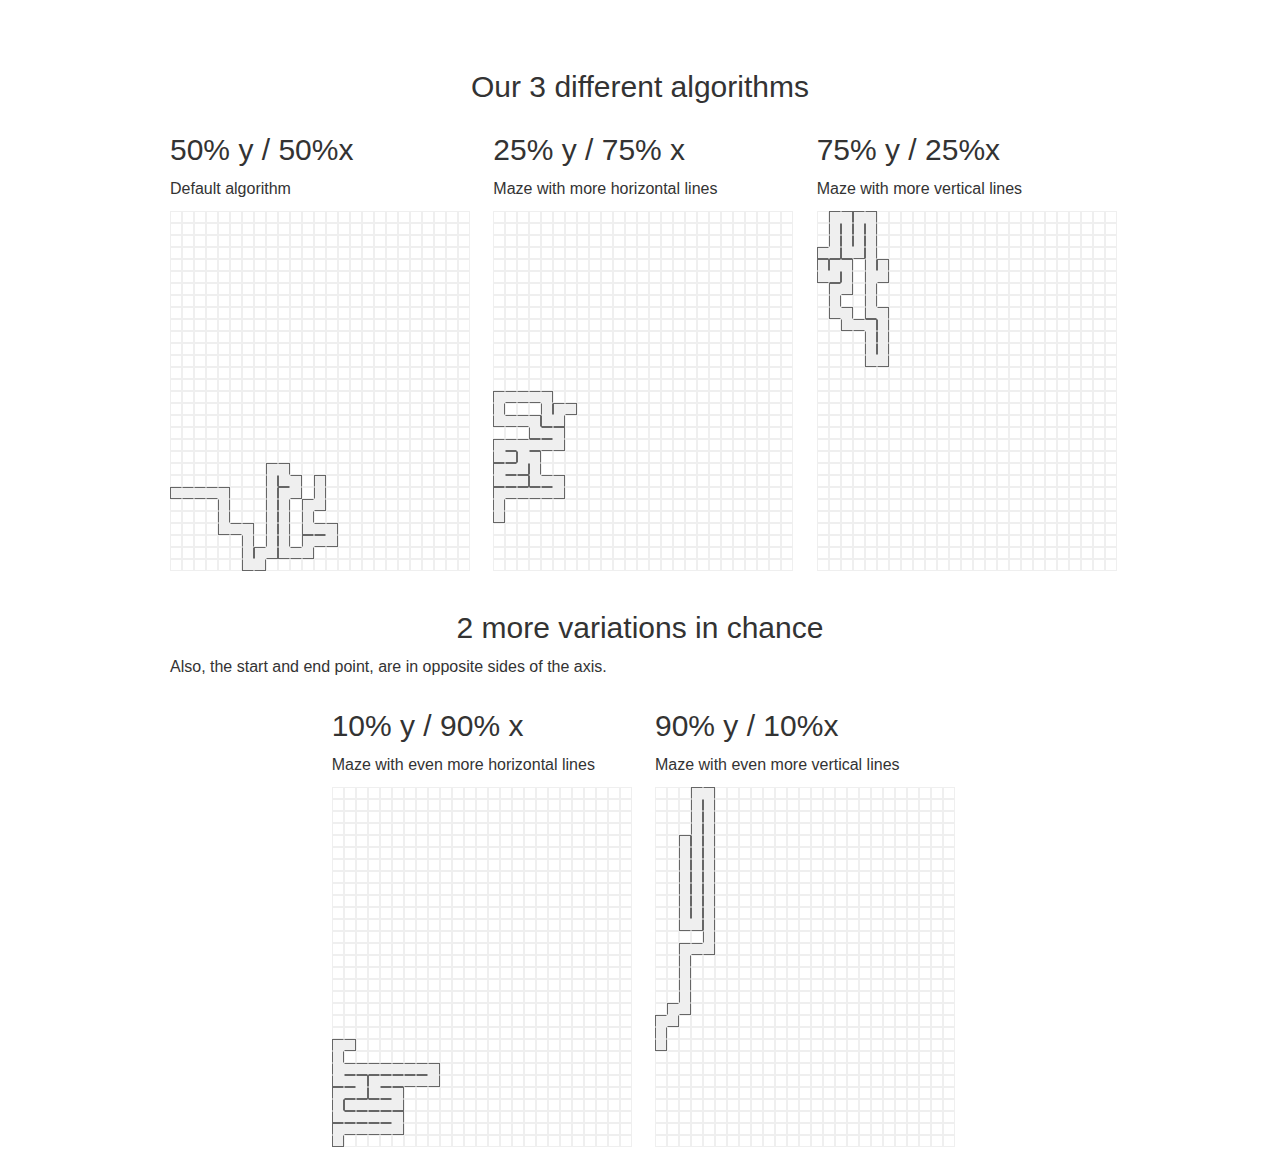
<file: js-maze-tutorial/code/4/compare.html>
<!DOCTYPE html>
<html lang="en">
    <head>
        <meta charset="utf-8">
        <meta http-equiv="X-UA-Compatible" content="IE=edge">
        <meta name="viewport" content="width=device-width, initial-scale=1">
        
        <title>Maze Generator</title>
        
        <link rel="stylesheet" type="text/css" href="./../bootstrap.min.css" />
        <link href="./../style.css" rel="stylesheet">
        
        <link rel="stylesheet" href="http://highlightjs.org/static/styles/zenburn.css">
        <script src="//ajax.googleapis.com/ajax/libs/jquery/1.11.1/jquery.min.js"></script>
        <script src="http://highlightjs.org/static/highlight.pack.js"></script>
        <style>
            /* overwrite the default style, so you can see the rendered maze */
            #maze table td {
                border: 1px solid #efefef;
                padding: 5px;
            }   
            #maze {
                padding-top: 50px;
            }
        </style>
        
        <script src="./../jquery.js"></script>
        <script src="./maze.js"></script>
        
    </head>
    <body>

        <div class='container' id="maze">
            <h2 align='center'>Our 3 different algorithms</h2>
            <div class="row">
                <div class="col-sm-4">
                    <h2>50% y / 50%x</h2>
                    <p>Default algorithm</p>
                    <div id='maze-1'></div>
                </div>
                <div class="col-sm-4">
                    <h2>25% y / 75% x</h2>
                    <p>Maze with more horizontal lines</p>
                    <div id='maze-2'></div>
                </div>
                <div class="col-sm-4">
                    <h2>75% y / 25%x</h2>
                    <p>Maze with more vertical lines</p>
                    <div id='maze-3'></div>
                </div>
            </div>
            <h2 align='center'>2 more variations in chance</h2>
            <p>Also, the start and end point, are in opposite sides of the axis.</p>
            <div class="row">
                <div class="col-sm-4 col-sm-offset-2">
                    <h2>10% y / 90% x</h2>
                    <p>Maze with even more horizontal lines</p>
                    <div id='maze-4'></div>
                </div>
                <div class="col-sm-4">
                    <h2>90% y / 10%x</h2>
                    <p>Maze with even more vertical lines</p>
                    <div id='maze-5'></div>
                </div>
            </div>
        </div>
        
    </body>
</html>
</file>
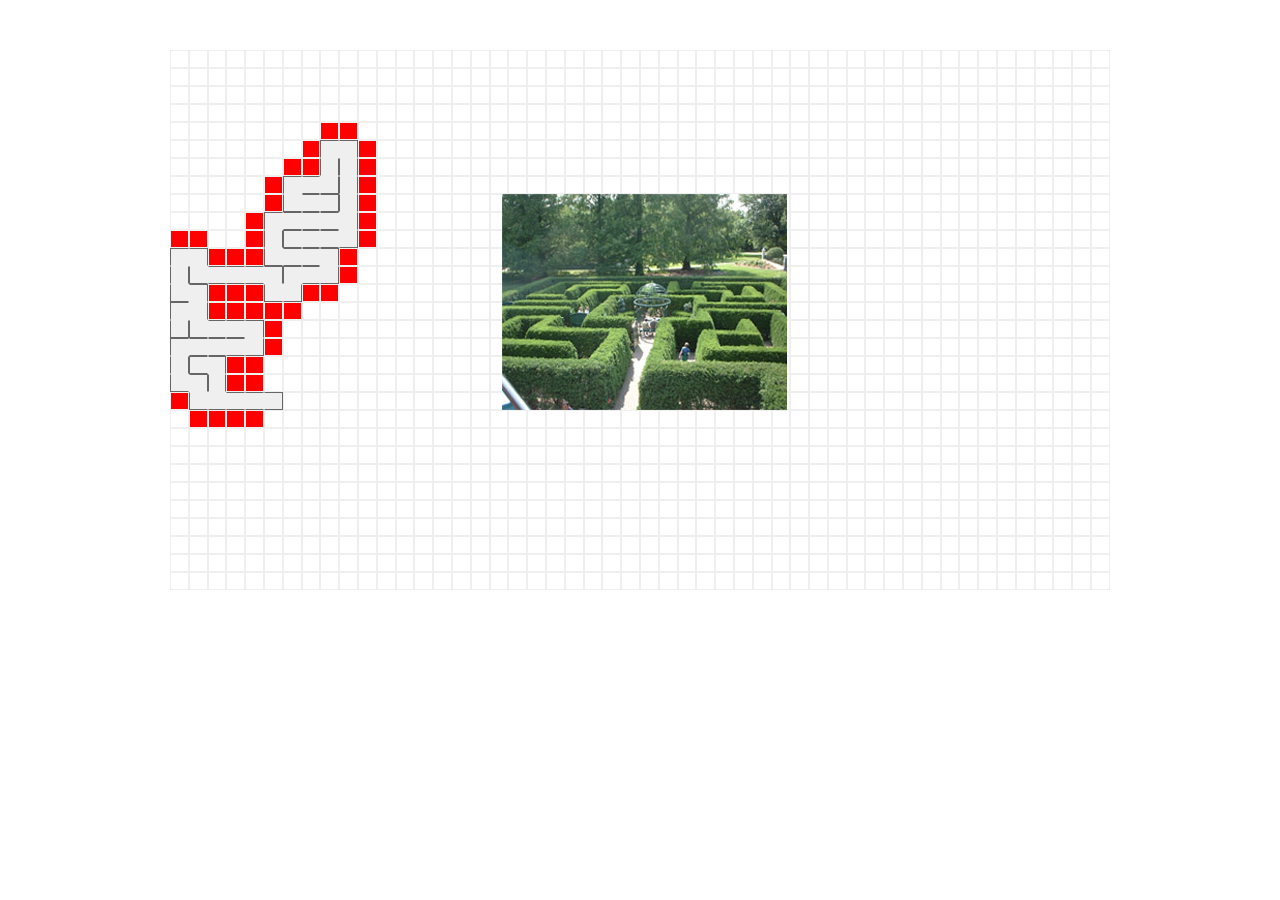
<file: js-maze-tutorial/code/4/fun.html>
<!DOCTYPE html>
<html lang="en">
    <head>
        <meta charset="utf-8">
        <meta http-equiv="X-UA-Compatible" content="IE=edge">
        <meta name="viewport" content="width=device-width, initial-scale=1">
        
        <title>Maze Generator</title>
        
        <link rel="stylesheet" type="text/css" href="./../bootstrap.min.css" />
        <link href="./../style.css" rel="stylesheet">
        
        <style>
            /* overwrite the default style, so you can see the rendered maze */
            #maze {
                padding-top: 50px;
            }
            #maze table td {
                border: 1px solid #efefef;
            }    
            #maze table td.potential {
                background: #f00;
            }   
            td {
                position: relative;
            }
            .start, .end {
                background: #efefef;
                position: absolute;
                top: 0;
                height: 100%;
                width: 100%;
            }
            .start {
                left: -100%;
            }
            .end {
                left: 100%;
            }
            .container {
                position: relative;
            }
            #maze {
                z-index: 1;
            }
            #maze-overlay {
                top: 194px;
                left: 347px;
                position: absolute;
                z-index: 2;
            }
        </style>
        
        <script src="./../jquery.js"></script>
        <script src="./maze-fun.js"></script>
        
    </head>
    <body>

        <div class='container'>
            <img src="./maze.jpg" id="maze-overlay" />
            <div id='maze'></div>
        </div>
        
    </body>
</html>
</file>
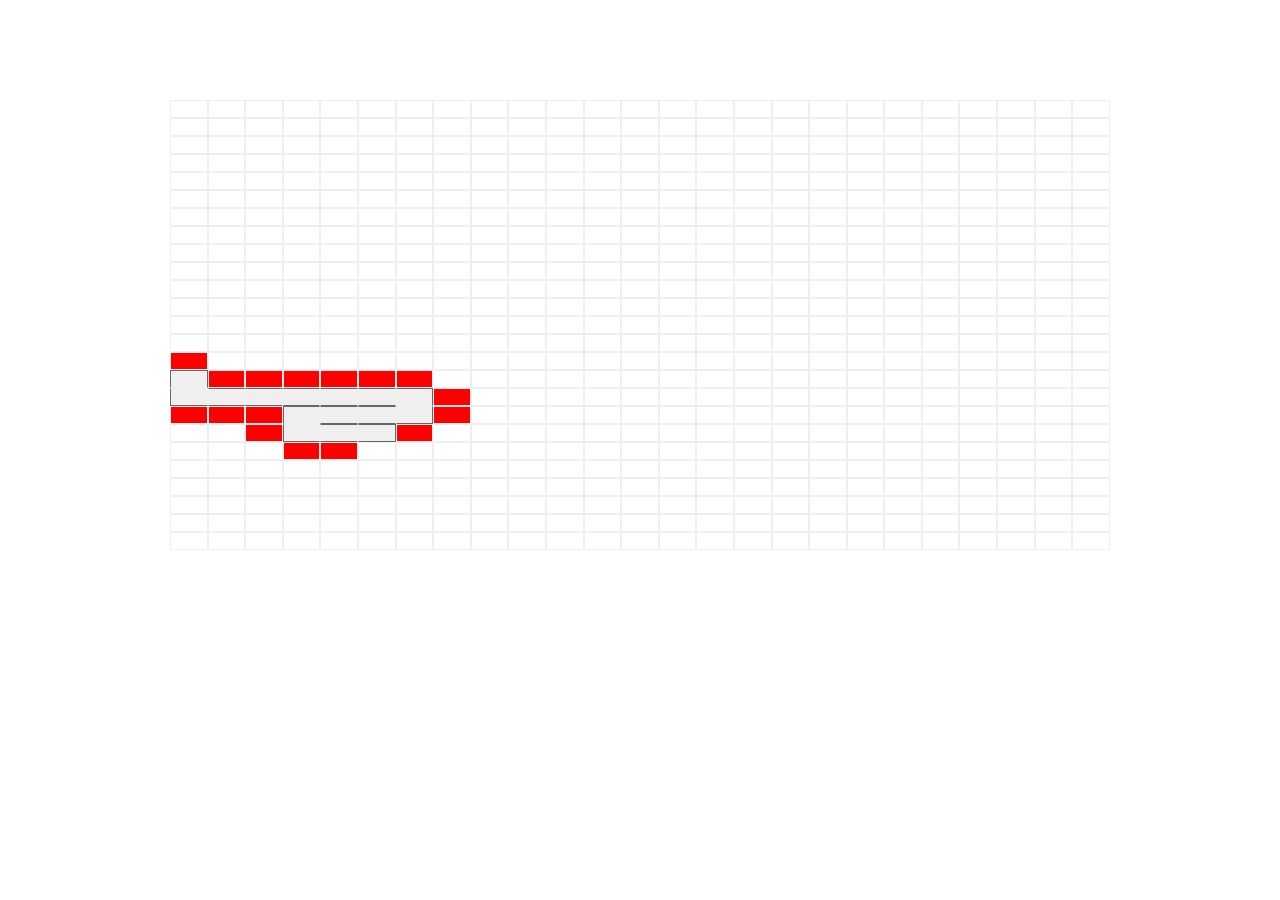
<file: js-maze-tutorial/code/4/x.html>
<!DOCTYPE html>
<html lang="en">
    <head>
        <meta charset="utf-8">
        <meta http-equiv="X-UA-Compatible" content="IE=edge">
        <meta name="viewport" content="width=device-width, initial-scale=1">
        
        <title>Maze Generator</title>
        
        <link rel="stylesheet" type="text/css" href="./../bootstrap.min.css" />
        <link href="./../style.css" rel="stylesheet">
        
        <style>
            /* overwrite the default style, so you can see the rendered maze */
            #maze table td {
                border: 1px solid #efefef;
            }    
            #maze table td.potential {
                background: #f00;
            }   
            td {
                position: relative;
            }
            .start, .end {
                background: #efefef;
                position: absolute;
                top: 0;
                height: 100%;
                width: 100%;
            }
            .start {
                left: -100%;
            }
            .end {
                left: 100%;
            }
        </style>
        
        <script src="./../jquery.js"></script>
        <script src="./maze-x.js"></script>
        
    </head>
    <body>

        <div class='container'>
            <div id='maze'></div>
        </div>
        
    </body>
</html>
</file>
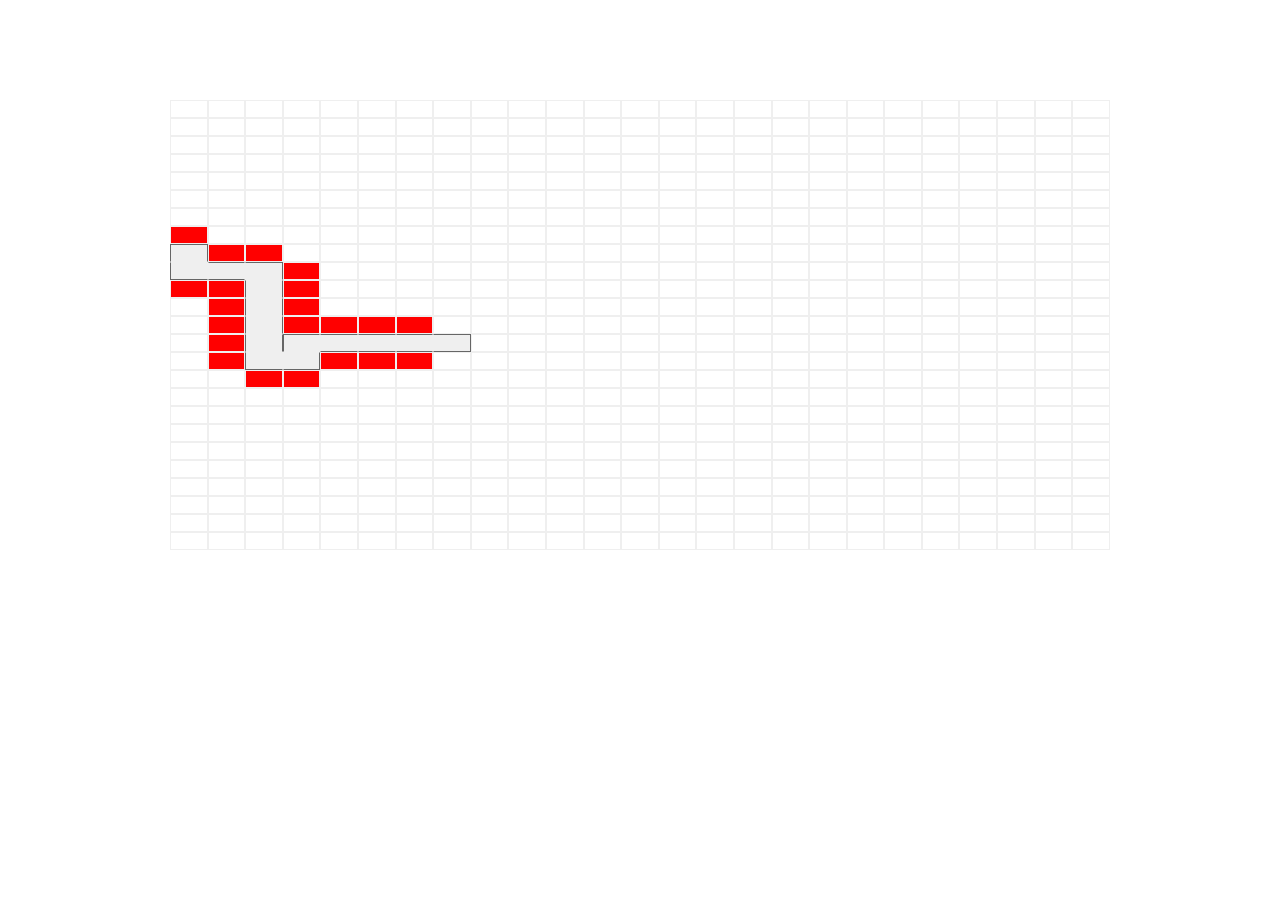
<file: js-maze-tutorial/code/4/y.html>
<!DOCTYPE html>
<html lang="en">
    <head>
        <meta charset="utf-8">
        <meta http-equiv="X-UA-Compatible" content="IE=edge">
        <meta name="viewport" content="width=device-width, initial-scale=1">
        
        <title>Maze Generator</title>
        
        <link rel="stylesheet" type="text/css" href="./../bootstrap.min.css" />
        <link href="./../style.css" rel="stylesheet">
        
        <style>
            /* overwrite the default style, so you can see the rendered maze */
            #maze table td {
                border: 1px solid #efefef;
            }    
            #maze table td.potential {
                background: #f00;
            }   
            td {
                position: relative;
            }
            .start, .end {
                background: #efefef;
                position: absolute;
                top: 0;
                height: 100%;
                width: 100%;
            }
            .start {
                left: -100%;
            }
            .end {
                left: 100%;
            }
        </style>
        
        <script src="./../jquery.js"></script>
        <script src="./maze-y.js"></script>
        
    </head>
    <body>

        <div class='container'>
            <div id='maze'></div>
        </div>
        
    </body>
</html>
</file>
<file: style.css>
@import url("//fonts.googleapis.com/css?family=Source+Sans+Pro:300,400,700,400italic");
/*!
 * bootswatch v3.3.4+1
 * Homepage: http://bootswatch.com
 * Copyright 2012-2015 Thomas Park
 * Licensed under MIT
 * Based on Bootstrap
*/
/*! normalize.css v3.0.2 | MIT License | git.io/normalize */
html {
  font-family: sans-serif;
  -ms-text-size-adjust: 100%;
  -webkit-text-size-adjust: 100%;
}
body {
  margin: 0;
}
article,
aside,
details,
figcaption,
figure,
footer,
header,
hgroup,
main,
menu,
nav,
section,
summary {
  display: block;
}
audio,
canvas,
progress,
video {
  display: inline-block;
  vertical-align: baseline;
}
audio:not([controls]) {
  display: none;
  height: 0;
}
[hidden],
template {
  display: none;
}
a {
  background-color: transparent;
}
a:active,
a:hover {
  outline: 0;
}
abbr[title] {
  border-bottom: 1px dotted;
}
b,
strong {
  font-weight: bold;
}
dfn {
  font-style: italic;
}
h1 {
  font-size: 2em;
  margin: 0.67em 0;
}
mark {
  background: #ff0;
  color: #000;
}
small {
  font-size: 80%;
}
sub,
sup {
  font-size: 75%;
  line-height: 0;
  position: relative;
  vertical-align: baseline;
}
sup {
  top: -0.5em;
}
sub {
  bottom: -0.25em;
}
img {
  border: 0;
}
svg:not(:root) {
  overflow: hidden;
}
figure {
  margin: 1em 40px;
}
hr {
  -moz-box-sizing: content-box;
  -webkit-box-sizing: content-box;
          box-sizing: content-box;
  height: 0;
}
pre {
  overflow: auto;
}
code,
kbd,
pre,
samp {
  font-family: monospace, monospace;
  font-size: 1em;
}
button,
input,
optgroup,
select,
textarea {
  color: inherit;
  font: inherit;
  margin: 0;
}
button {
  overflow: visible;
}
button,
select {
  text-transform: none;
}
button,
html input[type="button"],
input[type="reset"],
input[type="submit"] {
  -webkit-appearance: button;
  cursor: pointer;
}
button[disabled],
html input[disabled] {
  cursor: default;
}
button::-moz-focus-inner,
input::-moz-focus-inner {
  border: 0;
  padding: 0;
}
input {
  line-height: normal;
}
input[type="checkbox"],
input[type="radio"] {
  -webkit-box-sizing: border-box;
     -moz-box-sizing: border-box;
          box-sizing: border-box;
  padding: 0;
}
input[type="number"]::-webkit-inner-spin-button,
input[type="number"]::-webkit-outer-spin-button {
  height: auto;
}
input[type="search"] {
  -webkit-appearance: textfield;
  -moz-box-sizing: content-box;
  -webkit-box-sizing: content-box;
  box-sizing: content-box;
}
input[type="search"]::-webkit-search-cancel-button,
input[type="search"]::-webkit-search-decoration {
  -webkit-appearance: none;
}
fieldset {
  border: 1px solid #c0c0c0;
  margin: 0 2px;
  padding: 0.35em 0.625em 0.75em;
}
legend {
  border: 0;
  padding: 0;
}
textarea {
  overflow: auto;
}
optgroup {
  font-weight: bold;
}
table {
  border-collapse: collapse;
  border-spacing: 0;
}
td,
th {
  padding: 0;
}
/*! Source: https://github.com/h5bp/html5-boilerplate/blob/master/src/css/main.css */
@media print {
  *,
  *:before,
  *:after {
    background: transparent !important;
    color: #000 !important;
    -webkit-box-shadow: none !important;
            box-shadow: none !important;
    text-shadow: none !important;
  }
  a,
  a:visited {
    text-decoration: underline;
  }
  a[href]:after {
    content: " (" attr(href) ")";
  }
  abbr[title]:after {
    content: " (" attr(title) ")";
  }
  a[href^="#"]:after,
  a[href^="javascript:"]:after {
    content: "";
  }
  pre,
  blockquote {
    border: 1px solid #999;
    page-break-inside: avoid;
  }
  thead {
    display: table-header-group;
  }
  tr,
  img {
    page-break-inside: avoid;
  }
  img {
    max-width: 100% !important;
  }
  p,
  h2,
  h3 {
    orphans: 3;
    widows: 3;
  }
  h2,
  h3 {
    page-break-after: avoid;
  }
  select {
    background: #fff !important;
  }
  .navbar {
    display: none;
  }
  .btn > .caret,
  .dropup > .btn > .caret {
    border-top-color: #000 !important;
  }
  .label {
    border: 1px solid #000;
  }
  .table {
    border-collapse: collapse !important;
  }
  .table td,
  .table th {
    background-color: #fff !important;
  }
  .table-bordered th,
  .table-bordered td {
    border: 1px solid #ddd !important;
  }
}
@font-face {
  font-family: 'Glyphicons Halflings';
  src: url('../fonts/glyphicons-halflings-regular.eot');
  src: url('../fonts/glyphicons-halflings-regular.eot?#iefix') format('embedded-opentype'), url('../fonts/glyphicons-halflings-regular.woff2') format('woff2'), url('../fonts/glyphicons-halflings-regular.woff') format('woff'), url('../fonts/glyphicons-halflings-regular.ttf') format('truetype'), url('../fonts/glyphicons-halflings-regular.svg#glyphicons_halflingsregular') format('svg');
}
.glyphicon {
  position: relative;
  top: 1px;
  display: inline-block;
  font-family: 'Glyphicons Halflings';
  font-style: normal;
  font-weight: normal;
  line-height: 1;
  -webkit-font-smoothing: antialiased;
  -moz-osx-font-smoothing: grayscale;
}
.glyphicon-asterisk:before {
  content: "\2a";
}
.glyphicon-plus:before {
  content: "\2b";
}
.glyphicon-euro:before,
.glyphicon-eur:before {
  content: "\20ac";
}
.glyphicon-minus:before {
  content: "\2212";
}
.glyphicon-cloud:before {
  content: "\2601";
}
.glyphicon-envelope:before {
  content: "\2709";
}
.glyphicon-pencil:before {
  content: "\270f";
}
.glyphicon-glass:before {
  content: "\e001";
}
.glyphicon-music:before {
  content: "\e002";
}
.glyphicon-search:before {
  content: "\e003";
}
.glyphicon-heart:before {
  content: "\e005";
}
.glyphicon-star:before {
  content: "\e006";
}
.glyphicon-star-empty:before {
  content: "\e007";
}
.glyphicon-user:before {
  content: "\e008";
}
.glyphicon-film:before {
  content: "\e009";
}
.glyphicon-th-large:before {
  content: "\e010";
}
.glyphicon-th:before {
  content: "\e011";
}
.glyphicon-th-list:before {
  content: "\e012";
}
.glyphicon-ok:before {
  content: "\e013";
}
.glyphicon-remove:before {
  content: "\e014";
}
.glyphicon-zoom-in:before {
  content: "\e015";
}
.glyphicon-zoom-out:before {
  content: "\e016";
}
.glyphicon-off:before {
  content: "\e017";
}
.glyphicon-signal:before {
  content: "\e018";
}
.glyphicon-cog:before {
  content: "\e019";
}
.glyphicon-trash:before {
  content: "\e020";
}
.glyphicon-home:before {
  content: "\e021";
}
.glyphicon-file:before {
  content: "\e022";
}
.glyphicon-time:before {
  content: "\e023";
}
.glyphicon-road:before {
  content: "\e024";
}
.glyphicon-download-alt:before {
  content: "\e025";
}
.glyphicon-download:before {
  content: "\e026";
}
.glyphicon-upload:before {
  content: "\e027";
}
.glyphicon-inbox:before {
  content: "\e028";
}
.glyphicon-play-circle:before {
  content: "\e029";
}
.glyphicon-repeat:before {
  content: "\e030";
}
.glyphicon-refresh:before {
  content: "\e031";
}
.glyphicon-list-alt:before {
  content: "\e032";
}
.glyphicon-lock:before {
  content: "\e033";
}
.glyphicon-flag:before {
  content: "\e034";
}
.glyphicon-headphones:before {
  content: "\e035";
}
.glyphicon-volume-off:before {
  content: "\e036";
}
.glyphicon-volume-down:before {
  content: "\e037";
}
.glyphicon-volume-up:before {
  content: "\e038";
}
.glyphicon-qrcode:before {
  content: "\e039";
}
.glyphicon-barcode:before {
  content: "\e040";
}
.glyphicon-tag:before {
  content: "\e041";
}
.glyphicon-tags:before {
  content: "\e042";
}
.glyphicon-book:before {
  content: "\e043";
}
.glyphicon-bookmark:before {
  content: "\e044";
}
.glyphicon-print:before {
  content: "\e045";
}
.glyphicon-camera:before {
  content: "\e046";
}
.glyphicon-font:before {
  content: "\e047";
}
.glyphicon-bold:before {
  content: "\e048";
}
.glyphicon-italic:before {
  content: "\e049";
}
.glyphicon-text-height:before {
  content: "\e050";
}
.glyphicon-text-width:before {
  content: "\e051";
}
.glyphicon-align-left:before {
  content: "\e052";
}
.glyphicon-align-center:before {
  content: "\e053";
}
.glyphicon-align-right:before {
  content: "\e054";
}
.glyphicon-align-justify:before {
  content: "\e055";
}
.glyphicon-list:before {
  content: "\e056";
}
.glyphicon-indent-left:before {
  content: "\e057";
}
.glyphicon-indent-right:before {
  content: "\e058";
}
.glyphicon-facetime-video:before {
  content: "\e059";
}
.glyphicon-picture:before {
  content: "\e060";
}
.glyphicon-map-marker:before {
  content: "\e062";
}
.glyphicon-adjust:before {
  content: "\e063";
}
.glyphicon-tint:before {
  content: "\e064";
}
.glyphicon-edit:before {
  content: "\e065";
}
.glyphicon-share:before {
  content: "\e066";
}
.glyphicon-check:before {
  content: "\e067";
}
.glyphicon-move:before {
  content: "\e068";
}
.glyphicon-step-backward:before {
  content: "\e069";
}
.glyphicon-fast-backward:before {
  content: "\e070";
}
.glyphicon-backward:before {
  content: "\e071";
}
.glyphicon-play:before {
  content: "\e072";
}
.glyphicon-pause:before {
  content: "\e073";
}
.glyphicon-stop:before {
  content: "\e074";
}
.glyphicon-forward:before {
  content: "\e075";
}
.glyphicon-fast-forward:before {
  content: "\e076";
}
.glyphicon-step-forward:before {
  content: "\e077";
}
.glyphicon-eject:before {
  content: "\e078";
}
.glyphicon-chevron-left:before {
  content: "\e079";
}
.glyphicon-chevron-right:before {
  content: "\e080";
}
.glyphicon-plus-sign:before {
  content: "\e081";
}
.glyphicon-minus-sign:before {
  content: "\e082";
}
.glyphicon-remove-sign:before {
  content: "\e083";
}
.glyphicon-ok-sign:before {
  content: "\e084";
}
.glyphicon-question-sign:before {
  content: "\e085";
}
.glyphicon-info-sign:before {
  content: "\e086";
}
.glyphicon-screenshot:before {
  content: "\e087";
}
.glyphicon-remove-circle:before {
  content: "\e088";
}
.glyphicon-ok-circle:before {
  content: "\e089";
}
.glyphicon-ban-circle:before {
  content: "\e090";
}
.glyphicon-arrow-left:before {
  content: "\e091";
}
.glyphicon-arrow-right:before {
  content: "\e092";
}
.glyphicon-arrow-up:before {
  content: "\e093";
}
.glyphicon-arrow-down:before {
  content: "\e094";
}
.glyphicon-share-alt:before {
  content: "\e095";
}
.glyphicon-resize-full:before {
  content: "\e096";
}
.glyphicon-resize-small:before {
  content: "\e097";
}
.glyphicon-exclamation-sign:before {
  content: "\e101";
}
.glyphicon-gift:before {
  content: "\e102";
}
.glyphicon-leaf:before {
  content: "\e103";
}
.glyphicon-fire:before {
  content: "\e104";
}
.glyphicon-eye-open:before {
  content: "\e105";
}
.glyphicon-eye-close:before {
  content: "\e106";
}
.glyphicon-warning-sign:before {
  content: "\e107";
}
.glyphicon-plane:before {
  content: "\e108";
}
.glyphicon-calendar:before {
  content: "\e109";
}
.glyphicon-random:before {
  content: "\e110";
}
.glyphicon-comment:before {
  content: "\e111";
}
.glyphicon-magnet:before {
  content: "\e112";
}
.glyphicon-chevron-up:before {
  content: "\e113";
}
.glyphicon-chevron-down:before {
  content: "\e114";
}
.glyphicon-retweet:before {
  content: "\e115";
}
.glyphicon-shopping-cart:before {
  content: "\e116";
}
.glyphicon-folder-close:before {
  content: "\e117";
}
.glyphicon-folder-open:before {
  content: "\e118";
}
.glyphicon-resize-vertical:before {
  content: "\e119";
}
.glyphicon-resize-horizontal:before {
  content: "\e120";
}
.glyphicon-hdd:before {
  content: "\e121";
}
.glyphicon-bullhorn:before {
  content: "\e122";
}
.glyphicon-bell:before {
  content: "\e123";
}
.glyphicon-certificate:before {
  content: "\e124";
}
.glyphicon-thumbs-up:before {
  content: "\e125";
}
.glyphicon-thumbs-down:before {
  content: "\e126";
}
.glyphicon-hand-right:before {
  content: "\e127";
}
.glyphicon-hand-left:before {
  content: "\e128";
}
.glyphicon-hand-up:before {
  content: "\e129";
}
.glyphicon-hand-down:before {
  content: "\e130";
}
.glyphicon-circle-arrow-right:before {
  content: "\e131";
}
.glyphicon-circle-arrow-left:before {
  content: "\e132";
}
.glyphicon-circle-arrow-up:before {
  content: "\e133";
}
.glyphicon-circle-arrow-down:before {
  content: "\e134";
}
.glyphicon-globe:before {
  content: "\e135";
}
.glyphicon-wrench:before {
  content: "\e136";
}
.glyphicon-tasks:before {
  content: "\e137";
}
.glyphicon-filter:before {
  content: "\e138";
}
.glyphicon-briefcase:before {
  content: "\e139";
}
.glyphicon-fullscreen:before {
  content: "\e140";
}
.glyphicon-dashboard:before {
  content: "\e141";
}
.glyphicon-paperclip:before {
  content: "\e142";
}
.glyphicon-heart-empty:before {
  content: "\e143";
}
.glyphicon-link:before {
  content: "\e144";
}
.glyphicon-phone:before {
  content: "\e145";
}
.glyphicon-pushpin:before {
  content: "\e146";
}
.glyphicon-usd:before {
  content: "\e148";
}
.glyphicon-gbp:before {
  content: "\e149";
}
.glyphicon-sort:before {
  content: "\e150";
}
.glyphicon-sort-by-alphabet:before {
  content: "\e151";
}
.glyphicon-sort-by-alphabet-alt:before {
  content: "\e152";
}
.glyphicon-sort-by-order:before {
  content: "\e153";
}
.glyphicon-sort-by-order-alt:before {
  content: "\e154";
}
.glyphicon-sort-by-attributes:before {
  content: "\e155";
}
.glyphicon-sort-by-attributes-alt:before {
  content: "\e156";
}
.glyphicon-unchecked:before {
  content: "\e157";
}
.glyphicon-expand:before {
  content: "\e158";
}
.glyphicon-collapse-down:before {
  content: "\e159";
}
.glyphicon-collapse-up:before {
  content: "\e160";
}
.glyphicon-log-in:before {
  content: "\e161";
}
.glyphicon-flash:before {
  content: "\e162";
}
.glyphicon-log-out:before {
  content: "\e163";
}
.glyphicon-new-window:before {
  content: "\e164";
}
.glyphicon-record:before {
  content: "\e165";
}
.glyphicon-save:before {
  content: "\e166";
}
.glyphicon-open:before {
  content: "\e167";
}
.glyphicon-saved:before {
  content: "\e168";
}
.glyphicon-import:before {
  content: "\e169";
}
.glyphicon-export:before {
  content: "\e170";
}
.glyphicon-send:before {
  content: "\e171";
}
.glyphicon-floppy-disk:before {
  content: "\e172";
}
.glyphicon-floppy-saved:before {
  content: "\e173";
}
.glyphicon-floppy-remove:before {
  content: "\e174";
}
.glyphicon-floppy-save:before {
  content: "\e175";
}
.glyphicon-floppy-open:before {
  content: "\e176";
}
.glyphicon-credit-card:before {
  content: "\e177";
}
.glyphicon-transfer:before {
  content: "\e178";
}
.glyphicon-cutlery:before {
  content: "\e179";
}
.glyphicon-header:before {
  content: "\e180";
}
.glyphicon-compressed:before {
  content: "\e181";
}
.glyphicon-earphone:before {
  content: "\e182";
}
.glyphicon-phone-alt:before {
  content: "\e183";
}
.glyphicon-tower:before {
  content: "\e184";
}
.glyphicon-stats:before {
  content: "\e185";
}
.glyphicon-sd-video:before {
  content: "\e186";
}
.glyphicon-hd-video:before {
  content: "\e187";
}
.glyphicon-subtitles:before {
  content: "\e188";
}
.glyphicon-sound-stereo:before {
  content: "\e189";
}
.glyphicon-sound-dolby:before {
  content: "\e190";
}
.glyphicon-sound-5-1:before {
  content: "\e191";
}
.glyphicon-sound-6-1:before {
  content: "\e192";
}
.glyphicon-sound-7-1:before {
  content: "\e193";
}
.glyphicon-copyright-mark:before {
  content: "\e194";
}
.glyphicon-registration-mark:before {
  content: "\e195";
}
.glyphicon-cloud-download:before {
  content: "\e197";
}
.glyphicon-cloud-upload:before {
  content: "\e198";
}
.glyphicon-tree-conifer:before {
  content: "\e199";
}
.glyphicon-tree-deciduous:before {
  content: "\e200";
}
.glyphicon-cd:before {
  content: "\e201";
}
.glyphicon-save-file:before {
  content: "\e202";
}
.glyphicon-open-file:before {
  content: "\e203";
}
.glyphicon-level-up:before {
  content: "\e204";
}
.glyphicon-copy:before {
  content: "\e205";
}
.glyphicon-paste:before {
  content: "\e206";
}
.glyphicon-alert:before {
  content: "\e209";
}
.glyphicon-equalizer:before {
  content: "\e210";
}
.glyphicon-king:before {
  content: "\e211";
}
.glyphicon-queen:before {
  content: "\e212";
}
.glyphicon-pawn:before {
  content: "\e213";
}
.glyphicon-bishop:before {
  content: "\e214";
}
.glyphicon-knight:before {
  content: "\e215";
}
.glyphicon-baby-formula:before {
  content: "\e216";
}
.glyphicon-tent:before {
  content: "\26fa";
}
.glyphicon-blackboard:before {
  content: "\e218";
}
.glyphicon-bed:before {
  content: "\e219";
}
.glyphicon-apple:before {
  content: "\f8ff";
}
.glyphicon-erase:before {
  content: "\e221";
}
.glyphicon-hourglass:before {
  content: "\231b";
}
.glyphicon-lamp:before {
  content: "\e223";
}
.glyphicon-duplicate:before {
  content: "\e224";
}
.glyphicon-piggy-bank:before {
  content: "\e225";
}
.glyphicon-scissors:before {
  content: "\e226";
}
.glyphicon-bitcoin:before {
  content: "\e227";
}
.glyphicon-btc:before {
  content: "\e227";
}
.glyphicon-xbt:before {
  content: "\e227";
}
.glyphicon-yen:before {
  content: "\00a5";
}
.glyphicon-jpy:before {
  content: "\00a5";
}
.glyphicon-ruble:before {
  content: "\20bd";
}
.glyphicon-rub:before {
  content: "\20bd";
}
.glyphicon-scale:before {
  content: "\e230";
}
.glyphicon-ice-lolly:before {
  content: "\e231";
}
.glyphicon-ice-lolly-tasted:before {
  content: "\e232";
}
.glyphicon-education:before {
  content: "\e233";
}
.glyphicon-option-horizontal:before {
  content: "\e234";
}
.glyphicon-option-vertical:before {
  content: "\e235";
}
.glyphicon-menu-hamburger:before {
  content: "\e236";
}
.glyphicon-modal-window:before {
  content: "\e237";
}
.glyphicon-oil:before {
  content: "\e238";
}
.glyphicon-grain:before {
  content: "\e239";
}
.glyphicon-sunglasses:before {
  content: "\e240";
}
.glyphicon-text-size:before {
  content: "\e241";
}
.glyphicon-text-color:before {
  content: "\e242";
}
.glyphicon-text-background:before {
  content: "\e243";
}
.glyphicon-object-align-top:before {
  content: "\e244";
}
.glyphicon-object-align-bottom:before {
  content: "\e245";
}
.glyphicon-object-align-horizontal:before {
  content: "\e246";
}
.glyphicon-object-align-left:before {
  content: "\e247";
}
.glyphicon-object-align-vertical:before {
  content: "\e248";
}
.glyphicon-object-align-right:before {
  content: "\e249";
}
.glyphicon-triangle-right:before {
  content: "\e250";
}
.glyphicon-triangle-left:before {
  content: "\e251";
}
.glyphicon-triangle-bottom:before {
  content: "\e252";
}
.glyphicon-triangle-top:before {
  content: "\e253";
}
.glyphicon-console:before {
  content: "\e254";
}
.glyphicon-superscript:before {
  content: "\e255";
}
.glyphicon-subscript:before {
  content: "\e256";
}
.glyphicon-menu-left:before {
  content: "\e257";
}
.glyphicon-menu-right:before {
  content: "\e258";
}
.glyphicon-menu-down:before {
  content: "\e259";
}
.glyphicon-menu-up:before {
  content: "\e260";
}
* {
  -webkit-box-sizing: border-box;
  -moz-box-sizing: border-box;
  box-sizing: border-box;
}
*:before,
*:after {
  -webkit-box-sizing: border-box;
  -moz-box-sizing: border-box;
  box-sizing: border-box;
}
html {
  font-size: 10px;
  -webkit-tap-highlight-color: rgba(0, 0, 0, 0);
}
body {
  font-family: "Source Sans Pro", "Helvetica Neue", Helvetica, Arial, sans-serif;
  font-size: 14px;
  line-height: 1.42857143;
  color: #555555;
  background-color: #ffffff;
}
input,
button,
select,
textarea {
  font-family: inherit;
  font-size: inherit;
  line-height: inherit;
}
a {
  color: #158cba;
  text-decoration: none;
}
a:hover,
a:focus {
  color: #158cba;
  text-decoration: underline;
}
a:focus {
  outline: thin dotted;
  outline: 5px auto -webkit-focus-ring-color;
  outline-offset: -2px;
}
figure {
  margin: 0;
}
img {
  vertical-align: middle;
}
.img-responsive,
.thumbnail > img,
.thumbnail a > img,
.carousel-inner > .item > img,
.carousel-inner > .item > a > img {
  display: block;
  max-width: 100%;
  height: auto;
}
.img-rounded {
  border-radius: 5px;
}
.img-thumbnail {
  padding: 4px;
  line-height: 1.42857143;
  background-color: #ffffff;
  border: 1px solid #eeeeee;
  border-radius: 4px;
  -webkit-transition: all 0.2s ease-in-out;
  -o-transition: all 0.2s ease-in-out;
  transition: all 0.2s ease-in-out;
  display: inline-block;
  max-width: 100%;
  height: auto;
}
.img-circle {
  border-radius: 50%;
}
hr {
  margin-top: 20px;
  margin-bottom: 20px;
  border: 0;
  border-top: 1px solid #eeeeee;
}
.sr-only {
  position: absolute;
  width: 1px;
  height: 1px;
  margin: -1px;
  padding: 0;
  overflow: hidden;
  clip: rect(0, 0, 0, 0);
  border: 0;
}
.sr-only-focusable:active,
.sr-only-focusable:focus {
  position: static;
  width: auto;
  height: auto;
  margin: 0;
  overflow: visible;
  clip: auto;
}
[role="button"] {
  cursor: pointer;
}
h1,
h2,
h3,
h4,
h5,
h6,
.h1,
.h2,
.h3,
.h4,
.h5,
.h6 {
  font-family: inherit;
  font-weight: 400;
  line-height: 1.1;
  color: #333333;
}
h1 small,
h2 small,
h3 small,
h4 small,
h5 small,
h6 small,
.h1 small,
.h2 small,
.h3 small,
.h4 small,
.h5 small,
.h6 small,
h1 .small,
h2 .small,
h3 .small,
h4 .small,
h5 .small,
h6 .small,
.h1 .small,
.h2 .small,
.h3 .small,
.h4 .small,
.h5 .small,
.h6 .small {
  font-weight: normal;
  line-height: 1;
  color: #999999;
}
h1,
.h1,
h2,
.h2,
h3,
.h3 {
  margin-top: 20px;
  margin-bottom: 10px;
}
h1 small,
.h1 small,
h2 small,
.h2 small,
h3 small,
.h3 small,
h1 .small,
.h1 .small,
h2 .small,
.h2 .small,
h3 .small,
.h3 .small {
  font-size: 65%;
}
h4,
.h4,
h5,
.h5,
h6,
.h6 {
  margin-top: 10px;
  margin-bottom: 10px;
}
h4 small,
.h4 small,
h5 small,
.h5 small,
h6 small,
.h6 small,
h4 .small,
.h4 .small,
h5 .small,
.h5 .small,
h6 .small,
.h6 .small {
  font-size: 75%;
}
h1,
.h1 {
  font-size: 36px;
}
h2,
.h2 {
  font-size: 30px;
}
h3,
.h3 {
  font-size: 24px;
}
h4,
.h4 {
  font-size: 18px;
}
h5,
.h5 {
  font-size: 14px;
}
h6,
.h6 {
  font-size: 12px;
}
p {
  margin: 0 0 10px;
}
.lead {
  margin-bottom: 20px;
  font-size: 16px;
  font-weight: 300;
  line-height: 1.4;
}
@media (min-width: 768px) {
  .lead {
    font-size: 21px;
  }
}
small,
.small {
  font-size: 85%;
}
mark,
.mark {
  background-color: #ff851b;
  padding: .2em;
}
.text-left {
  text-align: left;
}
.text-right {
  text-align: right;
}
.text-center {
  text-align: center;
}
.text-justify {
  text-align: justify;
}
.text-nowrap {
  white-space: nowrap;
}
.text-lowercase {
  text-transform: lowercase;
}
.text-uppercase {
  text-transform: uppercase;
}
.text-capitalize {
  text-transform: capitalize;
}
.text-muted {
  color: #999999;
}
.text-primary {
  color: #158cba;
}
a.text-primary:hover {
  color: #106a8c;
}
.text-success {
  color: #ffffff;
}
a.text-success:hover {
  color: #e6e6e6;
}
.text-info {
  color: #ffffff;
}
a.text-info:hover {
  color: #e6e6e6;
}
.text-warning {
  color: #ffffff;
}
a.text-warning:hover {
  color: #e6e6e6;
}
.text-danger {
  color: #ffffff;
}
a.text-danger:hover {
  color: #e6e6e6;
}
.bg-primary {
  color: #fff;
  background-color: #158cba;
}
a.bg-primary:hover {
  background-color: #106a8c;
}
.bg-success {
  background-color: #28b62c;
}
a.bg-success:hover {
  background-color: #1f8c22;
}
.bg-info {
  background-color: #75caeb;
}
a.bg-info:hover {
  background-color: #48b9e5;
}
.bg-warning {
  background-color: #ff851b;
}
a.bg-warning:hover {
  background-color: #e76b00;
}
.bg-danger {
  background-color: #ff4136;
}
a.bg-danger:hover {
  background-color: #ff1103;
}
.page-header {
  padding-bottom: 9px;
  margin: 40px 0 20px;
  border-bottom: 1px solid #eeeeee;
}
ul,
ol {
  margin-top: 0;
  margin-bottom: 10px;
}
ul ul,
ol ul,
ul ol,
ol ol {
  margin-bottom: 0;
}
.list-unstyled {
  padding-left: 0;
  list-style: none;
}
.list-inline {
  padding-left: 0;
  list-style: none;
  margin-left: -5px;
}
.list-inline > li {
  display: inline-block;
  padding-left: 5px;
  padding-right: 5px;
}
dl {
  margin-top: 0;
  margin-bottom: 20px;
}
dt,
dd {
  line-height: 1.42857143;
}
dt {
  font-weight: bold;
}
dd {
  margin-left: 0;
}
@media (min-width: 768px) {
  .dl-horizontal dt {
    float: left;
    width: 160px;
    clear: left;
    text-align: right;
    overflow: hidden;
    text-overflow: ellipsis;
    white-space: nowrap;
  }
  .dl-horizontal dd {
    margin-left: 180px;
  }
}
abbr[title],
abbr[data-original-title] {
  cursor: help;
  border-bottom: 1px dotted #999999;
}
.initialism {
  font-size: 90%;
  text-transform: uppercase;
}
blockquote {
  padding: 10px 20px;
  margin: 0 0 20px;
  font-size: 17.5px;
  border-left: 5px solid #eeeeee;
}
blockquote p:last-child,
blockquote ul:last-child,
blockquote ol:last-child {
  margin-bottom: 0;
}
blockquote footer,
blockquote small,
blockquote .small {
  display: block;
  font-size: 80%;
  line-height: 1.42857143;
  color: #999999;
}
blockquote footer:before,
blockquote small:before,
blockquote .small:before {
  content: '\2014 \00A0';
}
.blockquote-reverse,
blockquote.pull-right {
  padding-right: 15px;
  padding-left: 0;
  border-right: 5px solid #eeeeee;
  border-left: 0;
  text-align: right;
}
.blockquote-reverse footer:before,
blockquote.pull-right footer:before,
.blockquote-reverse small:before,
blockquote.pull-right small:before,
.blockquote-reverse .small:before,
blockquote.pull-right .small:before {
  content: '';
}
.blockquote-reverse footer:after,
blockquote.pull-right footer:after,
.blockquote-reverse small:after,
blockquote.pull-right small:after,
.blockquote-reverse .small:after,
blockquote.pull-right .small:after {
  content: '\00A0 \2014';
}
address {
  margin-bottom: 20px;
  font-style: normal;
  line-height: 1.42857143;
}
code,
kbd,
pre,
samp {
  font-family: Menlo, Monaco, Consolas, "Courier New", monospace;
}
code {
  padding: 2px 4px;
  font-size: 90%;
  color: #c7254e;
  background-color: #f9f2f4;
  border-radius: 4px;
}
kbd {
  padding: 2px 4px;
  font-size: 90%;
  color: #ffffff;
  background-color: #333333;
  border-radius: 2px;
  -webkit-box-shadow: inset 0 -1px 0 rgba(0, 0, 0, 0.25);
          box-shadow: inset 0 -1px 0 rgba(0, 0, 0, 0.25);
}
kbd kbd {
  padding: 0;
  font-size: 100%;
  font-weight: bold;
  -webkit-box-shadow: none;
          box-shadow: none;
}
pre {
  display: block;
  padding: 9.5px;
  margin: 0 0 10px;
  font-size: 13px;
  line-height: 1.42857143;
  word-break: break-all;
  word-wrap: break-word;
  color: #333333;
  background-color: #f5f5f5;
  border: 1px solid #cccccc;
  border-radius: 4px;
}
pre code {
  padding: 0;
  font-size: inherit;
  color: inherit;
  white-space: pre-wrap;
  background-color: transparent;
  border-radius: 0;
}
.pre-scrollable {
  max-height: 340px;
  overflow-y: scroll;
}
.container {
  margin-right: auto;
  margin-left: auto;
  padding-left: 15px;
  padding-right: 15px;
}
@media (min-width: 768px) {
  .container {
    width: 750px;
  }
}
@media (min-width: 992px) {
  .container {
    width: 970px;
  }
}
@media (min-width: 1200px) {
  .container {
    width: 1170px;
  }
}
.container-fluid {
  margin-right: auto;
  margin-left: auto;
  padding-left: 15px;
  padding-right: 15px;
}
.row {
  margin-left: -15px;
  margin-right: -15px;
}
.col-xs-1, .col-sm-1, .col-md-1, .col-lg-1, .col-xs-2, .col-sm-2, .col-md-2, .col-lg-2, .col-xs-3, .col-sm-3, .col-md-3, .col-lg-3, .col-xs-4, .col-sm-4, .col-md-4, .col-lg-4, .col-xs-5, .col-sm-5, .col-md-5, .col-lg-5, .col-xs-6, .col-sm-6, .col-md-6, .col-lg-6, .col-xs-7, .col-sm-7, .col-md-7, .col-lg-7, .col-xs-8, .col-sm-8, .col-md-8, .col-lg-8, .col-xs-9, .col-sm-9, .col-md-9, .col-lg-9, .col-xs-10, .col-sm-10, .col-md-10, .col-lg-10, .col-xs-11, .col-sm-11, .col-md-11, .col-lg-11, .col-xs-12, .col-sm-12, .col-md-12, .col-lg-12 {
  position: relative;
  min-height: 1px;
  padding-left: 15px;
  padding-right: 15px;
}
.col-xs-1, .col-xs-2, .col-xs-3, .col-xs-4, .col-xs-5, .col-xs-6, .col-xs-7, .col-xs-8, .col-xs-9, .col-xs-10, .col-xs-11, .col-xs-12 {
  float: left;
}
.col-xs-12 {
  width: 100%;
}
.col-xs-11 {
  width: 91.66666667%;
}
.col-xs-10 {
  width: 83.33333333%;
}
.col-xs-9 {
  width: 75%;
}
.col-xs-8 {
  width: 66.66666667%;
}
.col-xs-7 {
  width: 58.33333333%;
}
.col-xs-6 {
  width: 50%;
}
.col-xs-5 {
  width: 41.66666667%;
}
.col-xs-4 {
  width: 33.33333333%;
}
.col-xs-3 {
  width: 25%;
}
.col-xs-2 {
  width: 16.66666667%;
}
.col-xs-1 {
  width: 8.33333333%;
}
.col-xs-pull-12 {
  right: 100%;
}
.col-xs-pull-11 {
  right: 91.66666667%;
}
.col-xs-pull-10 {
  right: 83.33333333%;
}
.col-xs-pull-9 {
  right: 75%;
}
.col-xs-pull-8 {
  right: 66.66666667%;
}
.col-xs-pull-7 {
  right: 58.33333333%;
}
.col-xs-pull-6 {
  right: 50%;
}
.col-xs-pull-5 {
  right: 41.66666667%;
}
.col-xs-pull-4 {
  right: 33.33333333%;
}
.col-xs-pull-3 {
  right: 25%;
}
.col-xs-pull-2 {
  right: 16.66666667%;
}
.col-xs-pull-1 {
  right: 8.33333333%;
}
.col-xs-pull-0 {
  right: auto;
}
.col-xs-push-12 {
  left: 100%;
}
.col-xs-push-11 {
  left: 91.66666667%;
}
.col-xs-push-10 {
  left: 83.33333333%;
}
.col-xs-push-9 {
  left: 75%;
}
.col-xs-push-8 {
  left: 66.66666667%;
}
.col-xs-push-7 {
  left: 58.33333333%;
}
.col-xs-push-6 {
  left: 50%;
}
.col-xs-push-5 {
  left: 41.66666667%;
}
.col-xs-push-4 {
  left: 33.33333333%;
}
.col-xs-push-3 {
  left: 25%;
}
.col-xs-push-2 {
  left: 16.66666667%;
}
.col-xs-push-1 {
  left: 8.33333333%;
}
.col-xs-push-0 {
  left: auto;
}
.col-xs-offset-12 {
  margin-left: 100%;
}
.col-xs-offset-11 {
  margin-left: 91.66666667%;
}
.col-xs-offset-10 {
  margin-left: 83.33333333%;
}
.col-xs-offset-9 {
  margin-left: 75%;
}
.col-xs-offset-8 {
  margin-left: 66.66666667%;
}
.col-xs-offset-7 {
  margin-left: 58.33333333%;
}
.col-xs-offset-6 {
  margin-left: 50%;
}
.col-xs-offset-5 {
  margin-left: 41.66666667%;
}
.col-xs-offset-4 {
  margin-left: 33.33333333%;
}
.col-xs-offset-3 {
  margin-left: 25%;
}
.col-xs-offset-2 {
  margin-left: 16.66666667%;
}
.col-xs-offset-1 {
  margin-left: 8.33333333%;
}
.col-xs-offset-0 {
  margin-left: 0%;
}
@media (min-width: 768px) {
  .col-sm-1, .col-sm-2, .col-sm-3, .col-sm-4, .col-sm-5, .col-sm-6, .col-sm-7, .col-sm-8, .col-sm-9, .col-sm-10, .col-sm-11, .col-sm-12 {
    float: left;
  }
  .col-sm-12 {
    width: 100%;
  }
  .col-sm-11 {
    width: 91.66666667%;
  }
  .col-sm-10 {
    width: 83.33333333%;
  }
  .col-sm-9 {
    width: 75%;
  }
  .col-sm-8 {
    width: 66.66666667%;
  }
  .col-sm-7 {
    width: 58.33333333%;
  }
  .col-sm-6 {
    width: 50%;
  }
  .col-sm-5 {
    width: 41.66666667%;
  }
  .col-sm-4 {
    width: 33.33333333%;
  }
  .col-sm-3 {
    width: 25%;
  }
  .col-sm-2 {
    width: 16.66666667%;
  }
  .col-sm-1 {
    width: 8.33333333%;
  }
  .col-sm-pull-12 {
    right: 100%;
  }
  .col-sm-pull-11 {
    right: 91.66666667%;
  }
  .col-sm-pull-10 {
    right: 83.33333333%;
  }
  .col-sm-pull-9 {
    right: 75%;
  }
  .col-sm-pull-8 {
    right: 66.66666667%;
  }
  .col-sm-pull-7 {
    right: 58.33333333%;
  }
  .col-sm-pull-6 {
    right: 50%;
  }
  .col-sm-pull-5 {
    right: 41.66666667%;
  }
  .col-sm-pull-4 {
    right: 33.33333333%;
  }
  .col-sm-pull-3 {
    right: 25%;
  }
  .col-sm-pull-2 {
    right: 16.66666667%;
  }
  .col-sm-pull-1 {
    right: 8.33333333%;
  }
  .col-sm-pull-0 {
    right: auto;
  }
  .col-sm-push-12 {
    left: 100%;
  }
  .col-sm-push-11 {
    left: 91.66666667%;
  }
  .col-sm-push-10 {
    left: 83.33333333%;
  }
  .col-sm-push-9 {
    left: 75%;
  }
  .col-sm-push-8 {
    left: 66.66666667%;
  }
  .col-sm-push-7 {
    left: 58.33333333%;
  }
  .col-sm-push-6 {
    left: 50%;
  }
  .col-sm-push-5 {
    left: 41.66666667%;
  }
  .col-sm-push-4 {
    left: 33.33333333%;
  }
  .col-sm-push-3 {
    left: 25%;
  }
  .col-sm-push-2 {
    left: 16.66666667%;
  }
  .col-sm-push-1 {
    left: 8.33333333%;
  }
  .col-sm-push-0 {
    left: auto;
  }
  .col-sm-offset-12 {
    margin-left: 100%;
  }
  .col-sm-offset-11 {
    margin-left: 91.66666667%;
  }
  .col-sm-offset-10 {
    margin-left: 83.33333333%;
  }
  .col-sm-offset-9 {
    margin-left: 75%;
  }
  .col-sm-offset-8 {
    margin-left: 66.66666667%;
  }
  .col-sm-offset-7 {
    margin-left: 58.33333333%;
  }
  .col-sm-offset-6 {
    margin-left: 50%;
  }
  .col-sm-offset-5 {
    margin-left: 41.66666667%;
  }
  .col-sm-offset-4 {
    margin-left: 33.33333333%;
  }
  .col-sm-offset-3 {
    margin-left: 25%;
  }
  .col-sm-offset-2 {
    margin-left: 16.66666667%;
  }
  .col-sm-offset-1 {
    margin-left: 8.33333333%;
  }
  .col-sm-offset-0 {
    margin-left: 0%;
  }
}
@media (min-width: 992px) {
  .col-md-1, .col-md-2, .col-md-3, .col-md-4, .col-md-5, .col-md-6, .col-md-7, .col-md-8, .col-md-9, .col-md-10, .col-md-11, .col-md-12 {
    float: left;
  }
  .col-md-12 {
    width: 100%;
  }
  .col-md-11 {
    width: 91.66666667%;
  }
  .col-md-10 {
    width: 83.33333333%;
  }
  .col-md-9 {
    width: 75%;
  }
  .col-md-8 {
    width: 66.66666667%;
  }
  .col-md-7 {
    width: 58.33333333%;
  }
  .col-md-6 {
    width: 50%;
  }
  .col-md-5 {
    width: 41.66666667%;
  }
  .col-md-4 {
    width: 33.33333333%;
  }
  .col-md-3 {
    width: 25%;
  }
  .col-md-2 {
    width: 16.66666667%;
  }
  .col-md-1 {
    width: 8.33333333%;
  }
  .col-md-pull-12 {
    right: 100%;
  }
  .col-md-pull-11 {
    right: 91.66666667%;
  }
  .col-md-pull-10 {
    right: 83.33333333%;
  }
  .col-md-pull-9 {
    right: 75%;
  }
  .col-md-pull-8 {
    right: 66.66666667%;
  }
  .col-md-pull-7 {
    right: 58.33333333%;
  }
  .col-md-pull-6 {
    right: 50%;
  }
  .col-md-pull-5 {
    right: 41.66666667%;
  }
  .col-md-pull-4 {
    right: 33.33333333%;
  }
  .col-md-pull-3 {
    right: 25%;
  }
  .col-md-pull-2 {
    right: 16.66666667%;
  }
  .col-md-pull-1 {
    right: 8.33333333%;
  }
  .col-md-pull-0 {
    right: auto;
  }
  .col-md-push-12 {
    left: 100%;
  }
  .col-md-push-11 {
    left: 91.66666667%;
  }
  .col-md-push-10 {
    left: 83.33333333%;
  }
  .col-md-push-9 {
    left: 75%;
  }
  .col-md-push-8 {
    left: 66.66666667%;
  }
  .col-md-push-7 {
    left: 58.33333333%;
  }
  .col-md-push-6 {
    left: 50%;
  }
  .col-md-push-5 {
    left: 41.66666667%;
  }
  .col-md-push-4 {
    left: 33.33333333%;
  }
  .col-md-push-3 {
    left: 25%;
  }
  .col-md-push-2 {
    left: 16.66666667%;
  }
  .col-md-push-1 {
    left: 8.33333333%;
  }
  .col-md-push-0 {
    left: auto;
  }
  .col-md-offset-12 {
    margin-left: 100%;
  }
  .col-md-offset-11 {
    margin-left: 91.66666667%;
  }
  .col-md-offset-10 {
    margin-left: 83.33333333%;
  }
  .col-md-offset-9 {
    margin-left: 75%;
  }
  .col-md-offset-8 {
    margin-left: 66.66666667%;
  }
  .col-md-offset-7 {
    margin-left: 58.33333333%;
  }
  .col-md-offset-6 {
    margin-left: 50%;
  }
  .col-md-offset-5 {
    margin-left: 41.66666667%;
  }
  .col-md-offset-4 {
    margin-left: 33.33333333%;
  }
  .col-md-offset-3 {
    margin-left: 25%;
  }
  .col-md-offset-2 {
    margin-left: 16.66666667%;
  }
  .col-md-offset-1 {
    margin-left: 8.33333333%;
  }
  .col-md-offset-0 {
    margin-left: 0%;
  }
}
@media (min-width: 1200px) {
  .col-lg-1, .col-lg-2, .col-lg-3, .col-lg-4, .col-lg-5, .col-lg-6, .col-lg-7, .col-lg-8, .col-lg-9, .col-lg-10, .col-lg-11, .col-lg-12 {
    float: left;
  }
  .col-lg-12 {
    width: 100%;
  }
  .col-lg-11 {
    width: 91.66666667%;
  }
  .col-lg-10 {
    width: 83.33333333%;
  }
  .col-lg-9 {
    width: 75%;
  }
  .col-lg-8 {
    width: 66.66666667%;
  }
  .col-lg-7 {
    width: 58.33333333%;
  }
  .col-lg-6 {
    width: 50%;
  }
  .col-lg-5 {
    width: 41.66666667%;
  }
  .col-lg-4 {
    width: 33.33333333%;
  }
  .col-lg-3 {
    width: 25%;
  }
  .col-lg-2 {
    width: 16.66666667%;
  }
  .col-lg-1 {
    width: 8.33333333%;
  }
  .col-lg-pull-12 {
    right: 100%;
  }
  .col-lg-pull-11 {
    right: 91.66666667%;
  }
  .col-lg-pull-10 {
    right: 83.33333333%;
  }
  .col-lg-pull-9 {
    right: 75%;
  }
  .col-lg-pull-8 {
    right: 66.66666667%;
  }
  .col-lg-pull-7 {
    right: 58.33333333%;
  }
  .col-lg-pull-6 {
    right: 50%;
  }
  .col-lg-pull-5 {
    right: 41.66666667%;
  }
  .col-lg-pull-4 {
    right: 33.33333333%;
  }
  .col-lg-pull-3 {
    right: 25%;
  }
  .col-lg-pull-2 {
    right: 16.66666667%;
  }
  .col-lg-pull-1 {
    right: 8.33333333%;
  }
  .col-lg-pull-0 {
    right: auto;
  }
  .col-lg-push-12 {
    left: 100%;
  }
  .col-lg-push-11 {
    left: 91.66666667%;
  }
  .col-lg-push-10 {
    left: 83.33333333%;
  }
  .col-lg-push-9 {
    left: 75%;
  }
  .col-lg-push-8 {
    left: 66.66666667%;
  }
  .col-lg-push-7 {
    left: 58.33333333%;
  }
  .col-lg-push-6 {
    left: 50%;
  }
  .col-lg-push-5 {
    left: 41.66666667%;
  }
  .col-lg-push-4 {
    left: 33.33333333%;
  }
  .col-lg-push-3 {
    left: 25%;
  }
  .col-lg-push-2 {
    left: 16.66666667%;
  }
  .col-lg-push-1 {
    left: 8.33333333%;
  }
  .col-lg-push-0 {
    left: auto;
  }
  .col-lg-offset-12 {
    margin-left: 100%;
  }
  .col-lg-offset-11 {
    margin-left: 91.66666667%;
  }
  .col-lg-offset-10 {
    margin-left: 83.33333333%;
  }
  .col-lg-offset-9 {
    margin-left: 75%;
  }
  .col-lg-offset-8 {
    margin-left: 66.66666667%;
  }
  .col-lg-offset-7 {
    margin-left: 58.33333333%;
  }
  .col-lg-offset-6 {
    margin-left: 50%;
  }
  .col-lg-offset-5 {
    margin-left: 41.66666667%;
  }
  .col-lg-offset-4 {
    margin-left: 33.33333333%;
  }
  .col-lg-offset-3 {
    margin-left: 25%;
  }
  .col-lg-offset-2 {
    margin-left: 16.66666667%;
  }
  .col-lg-offset-1 {
    margin-left: 8.33333333%;
  }
  .col-lg-offset-0 {
    margin-left: 0%;
  }
}
table {
  background-color: transparent;
}
caption {
  padding-top: 8px;
  padding-bottom: 8px;
  color: #999999;
  text-align: left;
}
th {
  text-align: left;
}
.table {
  width: 100%;
  max-width: 100%;
  margin-bottom: 20px;
}
.table > thead > tr > th,
.table > tbody > tr > th,
.table > tfoot > tr > th,
.table > thead > tr > td,
.table > tbody > tr > td,
.table > tfoot > tr > td {
  padding: 8px;
  line-height: 1.42857143;
  vertical-align: top;
  border-top: 1px solid #dddddd;
}
.table > thead > tr > th {
  vertical-align: bottom;
  border-bottom: 2px solid #dddddd;
}
.table > caption + thead > tr:first-child > th,
.table > colgroup + thead > tr:first-child > th,
.table > thead:first-child > tr:first-child > th,
.table > caption + thead > tr:first-child > td,
.table > colgroup + thead > tr:first-child > td,
.table > thead:first-child > tr:first-child > td {
  border-top: 0;
}
.table > tbody + tbody {
  border-top: 2px solid #dddddd;
}
.table .table {
  background-color: #ffffff;
}
.table-condensed > thead > tr > th,
.table-condensed > tbody > tr > th,
.table-condensed > tfoot > tr > th,
.table-condensed > thead > tr > td,
.table-condensed > tbody > tr > td,
.table-condensed > tfoot > tr > td {
  padding: 5px;
}
.table-bordered {
  border: 1px solid #dddddd;
}
.table-bordered > thead > tr > th,
.table-bordered > tbody > tr > th,
.table-bordered > tfoot > tr > th,
.table-bordered > thead > tr > td,
.table-bordered > tbody > tr > td,
.table-bordered > tfoot > tr > td {
  border: 1px solid #dddddd;
}
.table-bordered > thead > tr > th,
.table-bordered > thead > tr > td {
  border-bottom-width: 2px;
}
.table-striped > tbody > tr:nth-of-type(odd) {
  background-color: #f9f9f9;
}
.table-hover > tbody > tr:hover {
  background-color: #f5f5f5;
}
table col[class*="col-"] {
  position: static;
  float: none;
  display: table-column;
}
table td[class*="col-"],
table th[class*="col-"] {
  position: static;
  float: none;
  display: table-cell;
}
.table > thead > tr > td.active,
.table > tbody > tr > td.active,
.table > tfoot > tr > td.active,
.table > thead > tr > th.active,
.table > tbody > tr > th.active,
.table > tfoot > tr > th.active,
.table > thead > tr.active > td,
.table > tbody > tr.active > td,
.table > tfoot > tr.active > td,
.table > thead > tr.active > th,
.table > tbody > tr.active > th,
.table > tfoot > tr.active > th {
  background-color: #f5f5f5;
}
.table-hover > tbody > tr > td.active:hover,
.table-hover > tbody > tr > th.active:hover,
.table-hover > tbody > tr.active:hover > td,
.table-hover > tbody > tr:hover > .active,
.table-hover > tbody > tr.active:hover > th {
  background-color: #e8e8e8;
}
.table > thead > tr > td.success,
.table > tbody > tr > td.success,
.table > tfoot > tr > td.success,
.table > thead > tr > th.success,
.table > tbody > tr > th.success,
.table > tfoot > tr > th.success,
.table > thead > tr.success > td,
.table > tbody > tr.success > td,
.table > tfoot > tr.success > td,
.table > thead > tr.success > th,
.table > tbody > tr.success > th,
.table > tfoot > tr.success > th {
  background-color: #28b62c;
}
.table-hover > tbody > tr > td.success:hover,
.table-hover > tbody > tr > th.success:hover,
.table-hover > tbody > tr.success:hover > td,
.table-hover > tbody > tr:hover > .success,
.table-hover > tbody > tr.success:hover > th {
  background-color: #23a127;
}
.table > thead > tr > td.info,
.table > tbody > tr > td.info,
.table > tfoot > tr > td.info,
.table > thead > tr > th.info,
.table > tbody > tr > th.info,
.table > tfoot > tr > th.info,
.table > thead > tr.info > td,
.table > tbody > tr.info > td,
.table > tfoot > tr.info > td,
.table > thead > tr.info > th,
.table > tbody > tr.info > th,
.table > tfoot > tr.info > th {
  background-color: #75caeb;
}
.table-hover > tbody > tr > td.info:hover,
.table-hover > tbody > tr > th.info:hover,
.table-hover > tbody > tr.info:hover > td,
.table-hover > tbody > tr:hover > .info,
.table-hover > tbody > tr.info:hover > th {
  background-color: #5fc1e8;
}
.table > thead > tr > td.warning,
.table > tbody > tr > td.warning,
.table > tfoot > tr > td.warning,
.table > thead > tr > th.warning,
.table > tbody > tr > th.warning,
.table > tfoot > tr > th.warning,
.table > thead > tr.warning > td,
.table > tbody > tr.warning > td,
.table > tfoot > tr.warning > td,
.table > thead > tr.warning > th,
.table > tbody > tr.warning > th,
.table > tfoot > tr.warning > th {
  background-color: #ff851b;
}
.table-hover > tbody > tr > td.warning:hover,
.table-hover > tbody > tr > th.warning:hover,
.table-hover > tbody > tr.warning:hover > td,
.table-hover > tbody > tr:hover > .warning,
.table-hover > tbody > tr.warning:hover > th {
  background-color: #ff7701;
}
.table > thead > tr > td.danger,
.table > tbody > tr > td.danger,
.table > tfoot > tr > td.danger,
.table > thead > tr > th.danger,
.table > tbody > tr > th.danger,
.table > tfoot > tr > th.danger,
.table > thead > tr.danger > td,
.table > tbody > tr.danger > td,
.table > tfoot > tr.danger > td,
.table > thead > tr.danger > th,
.table > tbody > tr.danger > th,
.table > tfoot > tr.danger > th {
  background-color: #ff4136;
}
.table-hover > tbody > tr > td.danger:hover,
.table-hover > tbody > tr > th.danger:hover,
.table-hover > tbody > tr.danger:hover > td,
.table-hover > tbody > tr:hover > .danger,
.table-hover > tbody > tr.danger:hover > th {
  background-color: #ff291c;
}
.table-responsive {
  overflow-x: auto;
  min-height: 0.01%;
}
@media screen and (max-width: 767px) {
  .table-responsive {
    width: 100%;
    margin-bottom: 15px;
    overflow-y: hidden;
    -ms-overflow-style: -ms-autohiding-scrollbar;
    border: 1px solid #dddddd;
  }
  .table-responsive > .table {
    margin-bottom: 0;
  }
  .table-responsive > .table > thead > tr > th,
  .table-responsive > .table > tbody > tr > th,
  .table-responsive > .table > tfoot > tr > th,
  .table-responsive > .table > thead > tr > td,
  .table-responsive > .table > tbody > tr > td,
  .table-responsive > .table > tfoot > tr > td {
    white-space: nowrap;
  }
  .table-responsive > .table-bordered {
    border: 0;
  }
  .table-responsive > .table-bordered > thead > tr > th:first-child,
  .table-responsive > .table-bordered > tbody > tr > th:first-child,
  .table-responsive > .table-bordered > tfoot > tr > th:first-child,
  .table-responsive > .table-bordered > thead > tr > td:first-child,
  .table-responsive > .table-bordered > tbody > tr > td:first-child,
  .table-responsive > .table-bordered > tfoot > tr > td:first-child {
    border-left: 0;
  }
  .table-responsive > .table-bordered > thead > tr > th:last-child,
  .table-responsive > .table-bordered > tbody > tr > th:last-child,
  .table-responsive > .table-bordered > tfoot > tr > th:last-child,
  .table-responsive > .table-bordered > thead > tr > td:last-child,
  .table-responsive > .table-bordered > tbody > tr > td:last-child,
  .table-responsive > .table-bordered > tfoot > tr > td:last-child {
    border-right: 0;
  }
  .table-responsive > .table-bordered > tbody > tr:last-child > th,
  .table-responsive > .table-bordered > tfoot > tr:last-child > th,
  .table-responsive > .table-bordered > tbody > tr:last-child > td,
  .table-responsive > .table-bordered > tfoot > tr:last-child > td {
    border-bottom: 0;
  }
}
fieldset {
  padding: 0;
  margin: 0;
  border: 0;
  min-width: 0;
}
legend {
  display: block;
  width: 100%;
  padding: 0;
  margin-bottom: 20px;
  font-size: 21px;
  line-height: inherit;
  color: #333333;
  border: 0;
  border-bottom: 1px solid #e5e5e5;
}
label {
  display: inline-block;
  max-width: 100%;
  margin-bottom: 5px;
  font-weight: bold;
}
input[type="search"] {
  -webkit-box-sizing: border-box;
  -moz-box-sizing: border-box;
  box-sizing: border-box;
}
input[type="radio"],
input[type="checkbox"] {
  margin: 4px 0 0;
  margin-top: 1px \9;
  line-height: normal;
}
input[type="file"] {
  display: block;
}
input[type="range"] {
  display: block;
  width: 100%;
}
select[multiple],
select[size] {
  height: auto;
}
input[type="file"]:focus,
input[type="radio"]:focus,
input[type="checkbox"]:focus {
  outline: thin dotted;
  outline: 5px auto -webkit-focus-ring-color;
  outline-offset: -2px;
}
output {
  display: block;
  padding-top: 8px;
  font-size: 14px;
  line-height: 1.42857143;
  color: #555555;
}
.form-control {
  display: block;
  width: 100%;
  height: 38px;
  padding: 7px 12px;
  font-size: 14px;
  line-height: 1.42857143;
  color: #555555;
  background-color: #ffffff;
  background-image: none;
  border: 1px solid #e7e7e7;
  border-radius: 4px;
  -webkit-box-shadow: inset 0 1px 1px rgba(0, 0, 0, 0.075);
  box-shadow: inset 0 1px 1px rgba(0, 0, 0, 0.075);
  -webkit-transition: border-color ease-in-out .15s, -webkit-box-shadow ease-in-out .15s;
  -o-transition: border-color ease-in-out .15s, box-shadow ease-in-out .15s;
  transition: border-color ease-in-out .15s, box-shadow ease-in-out .15s;
}
.form-control:focus {
  border-color: #66afe9;
  outline: 0;
  -webkit-box-shadow: inset 0 1px 1px rgba(0,0,0,.075), 0 0 8px rgba(102, 175, 233, 0.6);
  box-shadow: inset 0 1px 1px rgba(0,0,0,.075), 0 0 8px rgba(102, 175, 233, 0.6);
}
.form-control::-moz-placeholder {
  color: #999999;
  opacity: 1;
}
.form-control:-ms-input-placeholder {
  color: #999999;
}
.form-control::-webkit-input-placeholder {
  color: #999999;
}
.form-control[disabled],
.form-control[readonly],
fieldset[disabled] .form-control {
  background-color: #eeeeee;
  opacity: 1;
}
.form-control[disabled],
fieldset[disabled] .form-control {
  cursor: not-allowed;
}
textarea.form-control {
  height: auto;
}
input[type="search"] {
  -webkit-appearance: none;
}
@media screen and (-webkit-min-device-pixel-ratio: 0) {
  input[type="date"],
  input[type="time"],
  input[type="datetime-local"],
  input[type="month"] {
    line-height: 38px;
  }
  input[type="date"].input-sm,
  input[type="time"].input-sm,
  input[type="datetime-local"].input-sm,
  input[type="month"].input-sm,
  .input-group-sm input[type="date"],
  .input-group-sm input[type="time"],
  .input-group-sm input[type="datetime-local"],
  .input-group-sm input[type="month"] {
    line-height: 28px;
  }
  input[type="date"].input-lg,
  input[type="time"].input-lg,
  input[type="datetime-local"].input-lg,
  input[type="month"].input-lg,
  .input-group-lg input[type="date"],
  .input-group-lg input[type="time"],
  .input-group-lg input[type="datetime-local"],
  .input-group-lg input[type="month"] {
    line-height: 52px;
  }
}
.form-group {
  margin-bottom: 15px;
}
.radio,
.checkbox {
  position: relative;
  display: block;
  margin-top: 10px;
  margin-bottom: 10px;
}
.radio label,
.checkbox label {
  min-height: 20px;
  padding-left: 20px;
  margin-bottom: 0;
  font-weight: normal;
  cursor: pointer;
}
.radio input[type="radio"],
.radio-inline input[type="radio"],
.checkbox input[type="checkbox"],
.checkbox-inline input[type="checkbox"] {
  position: absolute;
  margin-left: -20px;
  margin-top: 4px \9;
}
.radio + .radio,
.checkbox + .checkbox {
  margin-top: -5px;
}
.radio-inline,
.checkbox-inline {
  position: relative;
  display: inline-block;
  padding-left: 20px;
  margin-bottom: 0;
  vertical-align: middle;
  font-weight: normal;
  cursor: pointer;
}
.radio-inline + .radio-inline,
.checkbox-inline + .checkbox-inline {
  margin-top: 0;
  margin-left: 10px;
}
input[type="radio"][disabled],
input[type="checkbox"][disabled],
input[type="radio"].disabled,
input[type="checkbox"].disabled,
fieldset[disabled] input[type="radio"],
fieldset[disabled] input[type="checkbox"] {
  cursor: not-allowed;
}
.radio-inline.disabled,
.checkbox-inline.disabled,
fieldset[disabled] .radio-inline,
fieldset[disabled] .checkbox-inline {
  cursor: not-allowed;
}
.radio.disabled label,
.checkbox.disabled label,
fieldset[disabled] .radio label,
fieldset[disabled] .checkbox label {
  cursor: not-allowed;
}
.form-control-static {
  padding-top: 8px;
  padding-bottom: 8px;
  margin-bottom: 0;
  min-height: 34px;
}
.form-control-static.input-lg,
.form-control-static.input-sm {
  padding-left: 0;
  padding-right: 0;
}
.input-sm {
  height: 28px;
  padding: 4px 10px;
  font-size: 12px;
  line-height: 1.5;
  border-radius: 2px;
}
select.input-sm {
  height: 28px;
  line-height: 28px;
}
textarea.input-sm,
select[multiple].input-sm {
  height: auto;
}
.form-group-sm .form-control {
  height: 28px;
  padding: 4px 10px;
  font-size: 12px;
  line-height: 1.5;
  border-radius: 2px;
}
select.form-group-sm .form-control {
  height: 28px;
  line-height: 28px;
}
textarea.form-group-sm .form-control,
select[multiple].form-group-sm .form-control {
  height: auto;
}
.form-group-sm .form-control-static {
  height: 28px;
  padding: 4px 10px;
  font-size: 12px;
  line-height: 1.5;
  min-height: 32px;
}
.input-lg {
  height: 52px;
  padding: 13px 16px;
  font-size: 18px;
  line-height: 1.3333333;
  border-radius: 5px;
}
select.input-lg {
  height: 52px;
  line-height: 52px;
}
textarea.input-lg,
select[multiple].input-lg {
  height: auto;
}
.form-group-lg .form-control {
  height: 52px;
  padding: 13px 16px;
  font-size: 18px;
  line-height: 1.3333333;
  border-radius: 5px;
}
select.form-group-lg .form-control {
  height: 52px;
  line-height: 52px;
}
textarea.form-group-lg .form-control,
select[multiple].form-group-lg .form-control {
  height: auto;
}
.form-group-lg .form-control-static {
  height: 52px;
  padding: 13px 16px;
  font-size: 18px;
  line-height: 1.3333333;
  min-height: 38px;
}
.has-feedback {
  position: relative;
}
.has-feedback .form-control {
  padding-right: 47.5px;
}
.form-control-feedback {
  position: absolute;
  top: 0;
  right: 0;
  z-index: 2;
  display: block;
  width: 38px;
  height: 38px;
  line-height: 38px;
  text-align: center;
  pointer-events: none;
}
.input-lg + .form-control-feedback {
  width: 52px;
  height: 52px;
  line-height: 52px;
}
.input-sm + .form-control-feedback {
  width: 28px;
  height: 28px;
  line-height: 28px;
}
.has-success .help-block,
.has-success .control-label,
.has-success .radio,
.has-success .checkbox,
.has-success .radio-inline,
.has-success .checkbox-inline,
.has-success.radio label,
.has-success.checkbox label,
.has-success.radio-inline label,
.has-success.checkbox-inline label {
  color: #ffffff;
}
.has-success .form-control {
  border-color: #ffffff;
  -webkit-box-shadow: inset 0 1px 1px rgba(0, 0, 0, 0.075);
  box-shadow: inset 0 1px 1px rgba(0, 0, 0, 0.075);
}
.has-success .form-control:focus {
  border-color: #e6e6e6;
  -webkit-box-shadow: inset 0 1px 1px rgba(0, 0, 0, 0.075), 0 0 6px #ffffff;
  box-shadow: inset 0 1px 1px rgba(0, 0, 0, 0.075), 0 0 6px #ffffff;
}
.has-success .input-group-addon {
  color: #ffffff;
  border-color: #ffffff;
  background-color: #28b62c;
}
.has-success .form-control-feedback {
  color: #ffffff;
}
.has-warning .help-block,
.has-warning .control-label,
.has-warning .radio,
.has-warning .checkbox,
.has-warning .radio-inline,
.has-warning .checkbox-inline,
.has-warning.radio label,
.has-warning.checkbox label,
.has-warning.radio-inline label,
.has-warning.checkbox-inline label {
  color: #ffffff;
}
.has-warning .form-control {
  border-color: #ffffff;
  -webkit-box-shadow: inset 0 1px 1px rgba(0, 0, 0, 0.075);
  box-shadow: inset 0 1px 1px rgba(0, 0, 0, 0.075);
}
.has-warning .form-control:focus {
  border-color: #e6e6e6;
  -webkit-box-shadow: inset 0 1px 1px rgba(0, 0, 0, 0.075), 0 0 6px #ffffff;
  box-shadow: inset 0 1px 1px rgba(0, 0, 0, 0.075), 0 0 6px #ffffff;
}
.has-warning .input-group-addon {
  color: #ffffff;
  border-color: #ffffff;
  background-color: #ff851b;
}
.has-warning .form-control-feedback {
  color: #ffffff;
}
.has-error .help-block,
.has-error .control-label,
.has-error .radio,
.has-error .checkbox,
.has-error .radio-inline,
.has-error .checkbox-inline,
.has-error.radio label,
.has-error.checkbox label,
.has-error.radio-inline label,
.has-error.checkbox-inline label {
  color: #ffffff;
}
.has-error .form-control {
  border-color: #ffffff;
  -webkit-box-shadow: inset 0 1px 1px rgba(0, 0, 0, 0.075);
  box-shadow: inset 0 1px 1px rgba(0, 0, 0, 0.075);
}
.has-error .form-control:focus {
  border-color: #e6e6e6;
  -webkit-box-shadow: inset 0 1px 1px rgba(0, 0, 0, 0.075), 0 0 6px #ffffff;
  box-shadow: inset 0 1px 1px rgba(0, 0, 0, 0.075), 0 0 6px #ffffff;
}
.has-error .input-group-addon {
  color: #ffffff;
  border-color: #ffffff;
  background-color: #ff4136;
}
.has-error .form-control-feedback {
  color: #ffffff;
}
.has-feedback label ~ .form-control-feedback {
  top: 25px;
}
.has-feedback label.sr-only ~ .form-control-feedback {
  top: 0;
}
.help-block {
  display: block;
  margin-top: 5px;
  margin-bottom: 10px;
  color: #959595;
}
@media (min-width: 768px) {
  .form-inline .form-group {
    display: inline-block;
    margin-bottom: 0;
    vertical-align: middle;
  }
  .form-inline .form-control {
    display: inline-block;
    width: auto;
    vertical-align: middle;
  }
  .form-inline .form-control-static {
    display: inline-block;
  }
  .form-inline .input-group {
    display: inline-table;
    vertical-align: middle;
  }
  .form-inline .input-group .input-group-addon,
  .form-inline .input-group .input-group-btn,
  .form-inline .input-group .form-control {
    width: auto;
  }
  .form-inline .input-group > .form-control {
    width: 100%;
  }
  .form-inline .control-label {
    margin-bottom: 0;
    vertical-align: middle;
  }
  .form-inline .radio,
  .form-inline .checkbox {
    display: inline-block;
    margin-top: 0;
    margin-bottom: 0;
    vertical-align: middle;
  }
  .form-inline .radio label,
  .form-inline .checkbox label {
    padding-left: 0;
  }
  .form-inline .radio input[type="radio"],
  .form-inline .checkbox input[type="checkbox"] {
    position: relative;
    margin-left: 0;
  }
  .form-inline .has-feedback .form-control-feedback {
    top: 0;
  }
}
.form-horizontal .radio,
.form-horizontal .checkbox,
.form-horizontal .radio-inline,
.form-horizontal .checkbox-inline {
  margin-top: 0;
  margin-bottom: 0;
  padding-top: 8px;
}
.form-horizontal .radio,
.form-horizontal .checkbox {
  min-height: 28px;
}
.form-horizontal .form-group {
  margin-left: -15px;
  margin-right: -15px;
}
@media (min-width: 768px) {
  .form-horizontal .control-label {
    text-align: right;
    margin-bottom: 0;
    padding-top: 8px;
  }
}
.form-horizontal .has-feedback .form-control-feedback {
  right: 15px;
}
@media (min-width: 768px) {
  .form-horizontal .form-group-lg .control-label {
    padding-top: 18.3333329px;
  }
}
@media (min-width: 768px) {
  .form-horizontal .form-group-sm .control-label {
    padding-top: 5px;
  }
}
.btn {
  display: inline-block;
  margin-bottom: 0;
  font-weight: normal;
  text-align: center;
  vertical-align: middle;
  -ms-touch-action: manipulation;
      touch-action: manipulation;
  cursor: pointer;
  background-image: none;
  border: 1px solid transparent;
  white-space: nowrap;
  padding: 7px 12px;
  font-size: 14px;
  line-height: 1.42857143;
  border-radius: 4px;
  -webkit-user-select: none;
  -moz-user-select: none;
  -ms-user-select: none;
  user-select: none;
}
.btn:focus,
.btn:active:focus,
.btn.active:focus,
.btn.focus,
.btn:active.focus,
.btn.active.focus {
  outline: thin dotted;
  outline: 5px auto -webkit-focus-ring-color;
  outline-offset: -2px;
}
.btn:hover,
.btn:focus,
.btn.focus {
  color: #555555;
  text-decoration: none;
}
.btn:active,
.btn.active {
  outline: 0;
  background-image: none;
  -webkit-box-shadow: inset 0 3px 5px rgba(0, 0, 0, 0.125);
  box-shadow: inset 0 3px 5px rgba(0, 0, 0, 0.125);
}
.btn.disabled,
.btn[disabled],
fieldset[disabled] .btn {
  cursor: not-allowed;
  pointer-events: none;
  opacity: 0.65;
  filter: alpha(opacity=65);
  -webkit-box-shadow: none;
  box-shadow: none;
}
.btn-default {
  color: #555555;
  background-color: #eeeeee;
  border-color: #e2e2e2;
}
.btn-default:hover,
.btn-default:focus,
.btn-default.focus,
.btn-default:active,
.btn-default.active,
.open > .dropdown-toggle.btn-default {
  color: #555555;
  background-color: #d5d5d5;
  border-color: #c3c3c3;
}
.btn-default:active,
.btn-default.active,
.open > .dropdown-toggle.btn-default {
  background-image: none;
}
.btn-default.disabled,
.btn-default[disabled],
fieldset[disabled] .btn-default,
.btn-default.disabled:hover,
.btn-default[disabled]:hover,
fieldset[disabled] .btn-default:hover,
.btn-default.disabled:focus,
.btn-default[disabled]:focus,
fieldset[disabled] .btn-default:focus,
.btn-default.disabled.focus,
.btn-default[disabled].focus,
fieldset[disabled] .btn-default.focus,
.btn-default.disabled:active,
.btn-default[disabled]:active,
fieldset[disabled] .btn-default:active,
.btn-default.disabled.active,
.btn-default[disabled].active,
fieldset[disabled] .btn-default.active {
  background-color: #eeeeee;
  border-color: #e2e2e2;
}
.btn-default .badge {
  color: #eeeeee;
  background-color: #555555;
}
.btn-primary {
  color: #ffffff;
  background-color: #158cba;
  border-color: #127ba3;
}
.btn-primary:hover,
.btn-primary:focus,
.btn-primary.focus,
.btn-primary:active,
.btn-primary.active,
.open > .dropdown-toggle.btn-primary {
  color: #ffffff;
  background-color: #106a8c;
  border-color: #0c516c;
}
.btn-primary:active,
.btn-primary.active,
.open > .dropdown-toggle.btn-primary {
  background-image: none;
}
.btn-primary.disabled,
.btn-primary[disabled],
fieldset[disabled] .btn-primary,
.btn-primary.disabled:hover,
.btn-primary[disabled]:hover,
fieldset[disabled] .btn-primary:hover,
.btn-primary.disabled:focus,
.btn-primary[disabled]:focus,
fieldset[disabled] .btn-primary:focus,
.btn-primary.disabled.focus,
.btn-primary[disabled].focus,
fieldset[disabled] .btn-primary.focus,
.btn-primary.disabled:active,
.btn-primary[disabled]:active,
fieldset[disabled] .btn-primary:active,
.btn-primary.disabled.active,
.btn-primary[disabled].active,
fieldset[disabled] .btn-primary.active {
  background-color: #158cba;
  border-color: #127ba3;
}
.btn-primary .badge {
  color: #158cba;
  background-color: #ffffff;
}
.btn-success {
  color: #ffffff;
  background-color: #28b62c;
  border-color: #23a127;
}
.btn-success:hover,
.btn-success:focus,
.btn-success.focus,
.btn-success:active,
.btn-success.active,
.open > .dropdown-toggle.btn-success {
  color: #ffffff;
  background-color: #1f8c22;
  border-color: #186f1b;
}
.btn-success:active,
.btn-success.active,
.open > .dropdown-toggle.btn-success {
  background-image: none;
}
.btn-success.disabled,
.btn-success[disabled],
fieldset[disabled] .btn-success,
.btn-success.disabled:hover,
.btn-success[disabled]:hover,
fieldset[disabled] .btn-success:hover,
.btn-success.disabled:focus,
.btn-success[disabled]:focus,
fieldset[disabled] .btn-success:focus,
.btn-success.disabled.focus,
.btn-success[disabled].focus,
fieldset[disabled] .btn-success.focus,
.btn-success.disabled:active,
.btn-success[disabled]:active,
fieldset[disabled] .btn-success:active,
.btn-success.disabled.active,
.btn-success[disabled].active,
fieldset[disabled] .btn-success.active {
  background-color: #28b62c;
  border-color: #23a127;
}
.btn-success .badge {
  color: #28b62c;
  background-color: #ffffff;
}
.btn-info {
  color: #ffffff;
  background-color: #75caeb;
  border-color: #5fc1e8;
}
.btn-info:hover,
.btn-info:focus,
.btn-info.focus,
.btn-info:active,
.btn-info.active,
.open > .dropdown-toggle.btn-info {
  color: #ffffff;
  background-color: #48b9e5;
  border-color: #29ade0;
}
.btn-info:active,
.btn-info.active,
.open > .dropdown-toggle.btn-info {
  background-image: none;
}
.btn-info.disabled,
.btn-info[disabled],
fieldset[disabled] .btn-info,
.btn-info.disabled:hover,
.btn-info[disabled]:hover,
fieldset[disabled] .btn-info:hover,
.btn-info.disabled:focus,
.btn-info[disabled]:focus,
fieldset[disabled] .btn-info:focus,
.btn-info.disabled.focus,
.btn-info[disabled].focus,
fieldset[disabled] .btn-info.focus,
.btn-info.disabled:active,
.btn-info[disabled]:active,
fieldset[disabled] .btn-info:active,
.btn-info.disabled.active,
.btn-info[disabled].active,
fieldset[disabled] .btn-info.active {
  background-color: #75caeb;
  border-color: #5fc1e8;
}
.btn-info .badge {
  color: #75caeb;
  background-color: #ffffff;
}
.btn-warning {
  color: #ffffff;
  background-color: #ff851b;
  border-color: #ff7701;
}
.btn-warning:hover,
.btn-warning:focus,
.btn-warning.focus,
.btn-warning:active,
.btn-warning.active,
.open > .dropdown-toggle.btn-warning {
  color: #ffffff;
  background-color: #e76b00;
  border-color: #c35b00;
}
.btn-warning:active,
.btn-warning.active,
.open > .dropdown-toggle.btn-warning {
  background-image: none;
}
.btn-warning.disabled,
.btn-warning[disabled],
fieldset[disabled] .btn-warning,
.btn-warning.disabled:hover,
.btn-warning[disabled]:hover,
fieldset[disabled] .btn-warning:hover,
.btn-warning.disabled:focus,
.btn-warning[disabled]:focus,
fieldset[disabled] .btn-warning:focus,
.btn-warning.disabled.focus,
.btn-warning[disabled].focus,
fieldset[disabled] .btn-warning.focus,
.btn-warning.disabled:active,
.btn-warning[disabled]:active,
fieldset[disabled] .btn-warning:active,
.btn-warning.disabled.active,
.btn-warning[disabled].active,
fieldset[disabled] .btn-warning.active {
  background-color: #ff851b;
  border-color: #ff7701;
}
.btn-warning .badge {
  color: #ff851b;
  background-color: #ffffff;
}
.btn-danger {
  color: #ffffff;
  background-color: #ff4136;
  border-color: #ff291c;
}
.btn-danger:hover,
.btn-danger:focus,
.btn-danger.focus,
.btn-danger:active,
.btn-danger.active,
.open > .dropdown-toggle.btn-danger {
  color: #ffffff;
  background-color: #ff1103;
  border-color: #de0c00;
}
.btn-danger:active,
.btn-danger.active,
.open > .dropdown-toggle.btn-danger {
  background-image: none;
}
.btn-danger.disabled,
.btn-danger[disabled],
fieldset[disabled] .btn-danger,
.btn-danger.disabled:hover,
.btn-danger[disabled]:hover,
fieldset[disabled] .btn-danger:hover,
.btn-danger.disabled:focus,
.btn-danger[disabled]:focus,
fieldset[disabled] .btn-danger:focus,
.btn-danger.disabled.focus,
.btn-danger[disabled].focus,
fieldset[disabled] .btn-danger.focus,
.btn-danger.disabled:active,
.btn-danger[disabled]:active,
fieldset[disabled] .btn-danger:active,
.btn-danger.disabled.active,
.btn-danger[disabled].active,
fieldset[disabled] .btn-danger.active {
  background-color: #ff4136;
  border-color: #ff291c;
}
.btn-danger .badge {
  color: #ff4136;
  background-color: #ffffff;
}
.btn-link {
  color: #158cba;
  font-weight: normal;
  border-radius: 0;
}
.btn-link,
.btn-link:active,
.btn-link.active,
.btn-link[disabled],
fieldset[disabled] .btn-link {
  background-color: transparent;
  -webkit-box-shadow: none;
  box-shadow: none;
}
.btn-link,
.btn-link:hover,
.btn-link:focus,
.btn-link:active {
  border-color: transparent;
}
.btn-link:hover,
.btn-link:focus {
  color: #158cba;
  text-decoration: underline;
  background-color: transparent;
}
.btn-link[disabled]:hover,
fieldset[disabled] .btn-link:hover,
.btn-link[disabled]:focus,
fieldset[disabled] .btn-link:focus {
  color: #999999;
  text-decoration: none;
}
.btn-lg,
.btn-group-lg > .btn {
  padding: 13px 16px;
  font-size: 18px;
  line-height: 1.3333333;
  border-radius: 5px;
}
.btn-sm,
.btn-group-sm > .btn {
  padding: 4px 10px;
  font-size: 12px;
  line-height: 1.5;
  border-radius: 2px;
}
.btn-xs,
.btn-group-xs > .btn {
  padding: 1px 5px;
  font-size: 12px;
  line-height: 1.5;
  border-radius: 2px;
}
.btn-block {
  display: block;
  width: 100%;
}
.btn-block + .btn-block {
  margin-top: 5px;
}
input[type="submit"].btn-block,
input[type="reset"].btn-block,
input[type="button"].btn-block {
  width: 100%;
}
.fade {
  opacity: 0;
  -webkit-transition: opacity 0.15s linear;
  -o-transition: opacity 0.15s linear;
  transition: opacity 0.15s linear;
}
.fade.in {
  opacity: 1;
}
.collapse {
  display: none;
}
.collapse.in {
  display: block;
}
tr.collapse.in {
  display: table-row;
}
tbody.collapse.in {
  display: table-row-group;
}
.collapsing {
  position: relative;
  height: 0;
  overflow: hidden;
  -webkit-transition-property: height, visibility;
  -o-transition-property: height, visibility;
     transition-property: height, visibility;
  -webkit-transition-duration: 0.35s;
  -o-transition-duration: 0.35s;
     transition-duration: 0.35s;
  -webkit-transition-timing-function: ease;
  -o-transition-timing-function: ease;
     transition-timing-function: ease;
}
.caret {
  display: inline-block;
  width: 0;
  height: 0;
  margin-left: 2px;
  vertical-align: middle;
  border-top: 4px dashed;
  border-right: 4px solid transparent;
  border-left: 4px solid transparent;
}
.dropup,
.dropdown {
  position: relative;
}
.dropdown-toggle:focus {
  outline: 0;
}
.dropdown-menu {
  position: absolute;
  top: 100%;
  left: 0;
  z-index: 1000;
  display: none;
  float: left;
  min-width: 160px;
  padding: 5px 0;
  margin: 2px 0 0;
  list-style: none;
  font-size: 14px;
  text-align: left;
  background-color: #ffffff;
  border: 1px solid #cccccc;
  border: 1px solid #e7e7e7;
  border-radius: 4px;
  -webkit-box-shadow: 0 6px 12px rgba(0, 0, 0, 0.175);
  box-shadow: 0 6px 12px rgba(0, 0, 0, 0.175);
  -webkit-background-clip: padding-box;
          background-clip: padding-box;
}
.dropdown-menu.pull-right {
  right: 0;
  left: auto;
}
.dropdown-menu .divider {
  height: 1px;
  margin: 9px 0;
  overflow: hidden;
  background-color: #eeeeee;
}
.dropdown-menu > li > a {
  display: block;
  padding: 3px 20px;
  clear: both;
  font-weight: normal;
  line-height: 1.42857143;
  color: #999999;
  white-space: nowrap;
}
.dropdown-menu > li > a:hover,
.dropdown-menu > li > a:focus {
  text-decoration: none;
  color: #333333;
  background-color: transparent;
}
.dropdown-menu > .active > a,
.dropdown-menu > .active > a:hover,
.dropdown-menu > .active > a:focus {
  color: #ffffff;
  text-decoration: none;
  outline: 0;
  background-color: #158cba;
}
.dropdown-menu > .disabled > a,
.dropdown-menu > .disabled > a:hover,
.dropdown-menu > .disabled > a:focus {
  color: #eeeeee;
}
.dropdown-menu > .disabled > a:hover,
.dropdown-menu > .disabled > a:focus {
  text-decoration: none;
  background-color: transparent;
  background-image: none;
  filter: progid:DXImageTransform.Microsoft.gradient(enabled = false);
  cursor: not-allowed;
}
.open > .dropdown-menu {
  display: block;
}
.open > a {
  outline: 0;
}
.dropdown-menu-right {
  left: auto;
  right: 0;
}
.dropdown-menu-left {
  left: 0;
  right: auto;
}
.dropdown-header {
  display: block;
  padding: 3px 20px;
  font-size: 12px;
  line-height: 1.42857143;
  color: #999999;
  white-space: nowrap;
}
.dropdown-backdrop {
  position: fixed;
  left: 0;
  right: 0;
  bottom: 0;
  top: 0;
  z-index: 990;
}
.pull-right > .dropdown-menu {
  right: 0;
  left: auto;
}
.dropup .caret,
.navbar-fixed-bottom .dropdown .caret {
  border-top: 0;
  border-bottom: 4px solid;
  content: "";
}
.dropup .dropdown-menu,
.navbar-fixed-bottom .dropdown .dropdown-menu {
  top: auto;
  bottom: 100%;
  margin-bottom: 2px;
}
@media (min-width: 768px) {
  .navbar-right .dropdown-menu {
    left: auto;
    right: 0;
  }
  .navbar-right .dropdown-menu-left {
    left: 0;
    right: auto;
  }
}
.btn-group,
.btn-group-vertical {
  position: relative;
  display: inline-block;
  vertical-align: middle;
}
.btn-group > .btn,
.btn-group-vertical > .btn {
  position: relative;
  float: left;
}
.btn-group > .btn:hover,
.btn-group-vertical > .btn:hover,
.btn-group > .btn:focus,
.btn-group-vertical > .btn:focus,
.btn-group > .btn:active,
.btn-group-vertical > .btn:active,
.btn-group > .btn.active,
.btn-group-vertical > .btn.active {
  z-index: 2;
}
.btn-group .btn + .btn,
.btn-group .btn + .btn-group,
.btn-group .btn-group + .btn,
.btn-group .btn-group + .btn-group {
  margin-left: -1px;
}
.btn-toolbar {
  margin-left: -5px;
}
.btn-toolbar .btn-group,
.btn-toolbar .input-group {
  float: left;
}
.btn-toolbar > .btn,
.btn-toolbar > .btn-group,
.btn-toolbar > .input-group {
  margin-left: 5px;
}
.btn-group > .btn:not(:first-child):not(:last-child):not(.dropdown-toggle) {
  border-radius: 0;
}
.btn-group > .btn:first-child {
  margin-left: 0;
}
.btn-group > .btn:first-child:not(:last-child):not(.dropdown-toggle) {
  border-bottom-right-radius: 0;
  border-top-right-radius: 0;
}
.btn-group > .btn:last-child:not(:first-child),
.btn-group > .dropdown-toggle:not(:first-child) {
  border-bottom-left-radius: 0;
  border-top-left-radius: 0;
}
.btn-group > .btn-group {
  float: left;
}
.btn-group > .btn-group:not(:first-child):not(:last-child) > .btn {
  border-radius: 0;
}
.btn-group > .btn-group:first-child:not(:last-child) > .btn:last-child,
.btn-group > .btn-group:first-child:not(:last-child) > .dropdown-toggle {
  border-bottom-right-radius: 0;
  border-top-right-radius: 0;
}
.btn-group > .btn-group:last-child:not(:first-child) > .btn:first-child {
  border-bottom-left-radius: 0;
  border-top-left-radius: 0;
}
.btn-group .dropdown-toggle:active,
.btn-group.open .dropdown-toggle {
  outline: 0;
}
.btn-group > .btn + .dropdown-toggle {
  padding-left: 8px;
  padding-right: 8px;
}
.btn-group > .btn-lg + .dropdown-toggle {
  padding-left: 12px;
  padding-right: 12px;
}
.btn-group.open .dropdown-toggle {
  -webkit-box-shadow: inset 0 3px 5px rgba(0, 0, 0, 0.125);
  box-shadow: inset 0 3px 5px rgba(0, 0, 0, 0.125);
}
.btn-group.open .dropdown-toggle.btn-link {
  -webkit-box-shadow: none;
  box-shadow: none;
}
.btn .caret {
  margin-left: 0;
}
.btn-lg .caret {
  border-width: 5px 5px 0;
  border-bottom-width: 0;
}
.dropup .btn-lg .caret {
  border-width: 0 5px 5px;
}
.btn-group-vertical > .btn,
.btn-group-vertical > .btn-group,
.btn-group-vertical > .btn-group > .btn {
  display: block;
  float: none;
  width: 100%;
  max-width: 100%;
}
.btn-group-vertical > .btn-group > .btn {
  float: none;
}
.btn-group-vertical > .btn + .btn,
.btn-group-vertical > .btn + .btn-group,
.btn-group-vertical > .btn-group + .btn,
.btn-group-vertical > .btn-group + .btn-group {
  margin-top: -1px;
  margin-left: 0;
}
.btn-group-vertical > .btn:not(:first-child):not(:last-child) {
  border-radius: 0;
}
.btn-group-vertical > .btn:first-child:not(:last-child) {
  border-top-right-radius: 4px;
  border-bottom-right-radius: 0;
  border-bottom-left-radius: 0;
}
.btn-group-vertical > .btn:last-child:not(:first-child) {
  border-bottom-left-radius: 4px;
  border-top-right-radius: 0;
  border-top-left-radius: 0;
}
.btn-group-vertical > .btn-group:not(:first-child):not(:last-child) > .btn {
  border-radius: 0;
}
.btn-group-vertical > .btn-group:first-child:not(:last-child) > .btn:last-child,
.btn-group-vertical > .btn-group:first-child:not(:last-child) > .dropdown-toggle {
  border-bottom-right-radius: 0;
  border-bottom-left-radius: 0;
}
.btn-group-vertical > .btn-group:last-child:not(:first-child) > .btn:first-child {
  border-top-right-radius: 0;
  border-top-left-radius: 0;
}
.btn-group-justified {
  display: table;
  width: 100%;
  table-layout: fixed;
  border-collapse: separate;
}
.btn-group-justified > .btn,
.btn-group-justified > .btn-group {
  float: none;
  display: table-cell;
  width: 1%;
}
.btn-group-justified > .btn-group .btn {
  width: 100%;
}
.btn-group-justified > .btn-group .dropdown-menu {
  left: auto;
}
[data-toggle="buttons"] > .btn input[type="radio"],
[data-toggle="buttons"] > .btn-group > .btn input[type="radio"],
[data-toggle="buttons"] > .btn input[type="checkbox"],
[data-toggle="buttons"] > .btn-group > .btn input[type="checkbox"] {
  position: absolute;
  clip: rect(0, 0, 0, 0);
  pointer-events: none;
}
.input-group {
  position: relative;
  display: table;
  border-collapse: separate;
}
.input-group[class*="col-"] {
  float: none;
  padding-left: 0;
  padding-right: 0;
}
.input-group .form-control {
  position: relative;
  z-index: 2;
  float: left;
  width: 100%;
  margin-bottom: 0;
}
.input-group-lg > .form-control,
.input-group-lg > .input-group-addon,
.input-group-lg > .input-group-btn > .btn {
  height: 52px;
  padding: 13px 16px;
  font-size: 18px;
  line-height: 1.3333333;
  border-radius: 5px;
}
select.input-group-lg > .form-control,
select.input-group-lg > .input-group-addon,
select.input-group-lg > .input-group-btn > .btn {
  height: 52px;
  line-height: 52px;
}
textarea.input-group-lg > .form-control,
textarea.input-group-lg > .input-group-addon,
textarea.input-group-lg > .input-group-btn > .btn,
select[multiple].input-group-lg > .form-control,
select[multiple].input-group-lg > .input-group-addon,
select[multiple].input-group-lg > .input-group-btn > .btn {
  height: auto;
}
.input-group-sm > .form-control,
.input-group-sm > .input-group-addon,
.input-group-sm > .input-group-btn > .btn {
  height: 28px;
  padding: 4px 10px;
  font-size: 12px;
  line-height: 1.5;
  border-radius: 2px;
}
select.input-group-sm > .form-control,
select.input-group-sm > .input-group-addon,
select.input-group-sm > .input-group-btn > .btn {
  height: 28px;
  line-height: 28px;
}
textarea.input-group-sm > .form-control,
textarea.input-group-sm > .input-group-addon,
textarea.input-group-sm > .input-group-btn > .btn,
select[multiple].input-group-sm > .form-control,
select[multiple].input-group-sm > .input-group-addon,
select[multiple].input-group-sm > .input-group-btn > .btn {
  height: auto;
}
.input-group-addon,
.input-group-btn,
.input-group .form-control {
  display: table-cell;
}
.input-group-addon:not(:first-child):not(:last-child),
.input-group-btn:not(:first-child):not(:last-child),
.input-group .form-control:not(:first-child):not(:last-child) {
  border-radius: 0;
}
.input-group-addon,
.input-group-btn {
  width: 1%;
  white-space: nowrap;
  vertical-align: middle;
}
.input-group-addon {
  padding: 7px 12px;
  font-size: 14px;
  font-weight: normal;
  line-height: 1;
  color: #555555;
  text-align: center;
  background-color: #eeeeee;
  border: 1px solid #e7e7e7;
  border-radius: 4px;
}
.input-group-addon.input-sm {
  padding: 4px 10px;
  font-size: 12px;
  border-radius: 2px;
}
.input-group-addon.input-lg {
  padding: 13px 16px;
  font-size: 18px;
  border-radius: 5px;
}
.input-group-addon input[type="radio"],
.input-group-addon input[type="checkbox"] {
  margin-top: 0;
}
.input-group .form-control:first-child,
.input-group-addon:first-child,
.input-group-btn:first-child > .btn,
.input-group-btn:first-child > .btn-group > .btn,
.input-group-btn:first-child > .dropdown-toggle,
.input-group-btn:last-child > .btn:not(:last-child):not(.dropdown-toggle),
.input-group-btn:last-child > .btn-group:not(:last-child) > .btn {
  border-bottom-right-radius: 0;
  border-top-right-radius: 0;
}
.input-group-addon:first-child {
  border-right: 0;
}
.input-group .form-control:last-child,
.input-group-addon:last-child,
.input-group-btn:last-child > .btn,
.input-group-btn:last-child > .btn-group > .btn,
.input-group-btn:last-child > .dropdown-toggle,
.input-group-btn:first-child > .btn:not(:first-child),
.input-group-btn:first-child > .btn-group:not(:first-child) > .btn {
  border-bottom-left-radius: 0;
  border-top-left-radius: 0;
}
.input-group-addon:last-child {
  border-left: 0;
}
.input-group-btn {
  position: relative;
  font-size: 0;
  white-space: nowrap;
}
.input-group-btn > .btn {
  position: relative;
}
.input-group-btn > .btn + .btn {
  margin-left: -1px;
}
.input-group-btn > .btn:hover,
.input-group-btn > .btn:focus,
.input-group-btn > .btn:active {
  z-index: 2;
}
.input-group-btn:first-child > .btn,
.input-group-btn:first-child > .btn-group {
  margin-right: -1px;
}
.input-group-btn:last-child > .btn,
.input-group-btn:last-child > .btn-group {
  margin-left: -1px;
}
.nav {
  margin-bottom: 0;
  padding-left: 0;
  list-style: none;
}
.nav > li {
  position: relative;
  display: block;
}
.nav > li > a {
  position: relative;
  display: block;
  padding: 10px 15px;
}
.nav > li > a:hover,
.nav > li > a:focus {
  text-decoration: none;
  background-color: #ffffff;
}
.nav > li.disabled > a {
  color: #999999;
}
.nav > li.disabled > a:hover,
.nav > li.disabled > a:focus {
  color: #999999;
  text-decoration: none;
  background-color: transparent;
  cursor: not-allowed;
}
.nav .open > a,
.nav .open > a:hover,
.nav .open > a:focus {
  background-color: #ffffff;
  border-color: #158cba;
}
.nav .nav-divider {
  height: 1px;
  margin: 9px 0;
  overflow: hidden;
  background-color: #e5e5e5;
}
.nav > li > a > img {
  max-width: none;
}
.nav-tabs {
  border-bottom: 1px solid #e7e7e7;
}
.nav-tabs > li {
  float: left;
  margin-bottom: -1px;
}
.nav-tabs > li > a {
  margin-right: 2px;
  line-height: 1.42857143;
  border: 1px solid transparent;
  border-radius: 4px 4px 0 0;
}
.nav-tabs > li > a:hover {
  border-color: #eeeeee #eeeeee #e7e7e7;
}
.nav-tabs > li.active > a,
.nav-tabs > li.active > a:hover,
.nav-tabs > li.active > a:focus {
  color: #555555;
  background-color: #ffffff;
  border: 1px solid #e7e7e7;
  border-bottom-color: transparent;
  cursor: default;
}
.nav-tabs.nav-justified {
  width: 100%;
  border-bottom: 0;
}
.nav-tabs.nav-justified > li {
  float: none;
}
.nav-tabs.nav-justified > li > a {
  text-align: center;
  margin-bottom: 5px;
}
.nav-tabs.nav-justified > .dropdown .dropdown-menu {
  top: auto;
  left: auto;
}
@media (min-width: 768px) {
  .nav-tabs.nav-justified > li {
    display: table-cell;
    width: 1%;
  }
  .nav-tabs.nav-justified > li > a {
    margin-bottom: 0;
  }
}
.nav-tabs.nav-justified > li > a {
  margin-right: 0;
  border-radius: 4px;
}
.nav-tabs.nav-justified > .active > a,
.nav-tabs.nav-justified > .active > a:hover,
.nav-tabs.nav-justified > .active > a:focus {
  border: 1px solid #e7e7e7;
}
@media (min-width: 768px) {
  .nav-tabs.nav-justified > li > a {
    border-bottom: 1px solid #e7e7e7;
    border-radius: 4px 4px 0 0;
  }
  .nav-tabs.nav-justified > .active > a,
  .nav-tabs.nav-justified > .active > a:hover,
  .nav-tabs.nav-justified > .active > a:focus {
    border-bottom-color: #ffffff;
  }
}
.nav-pills > li {
  float: left;
}
.nav-pills > li > a {
  border-radius: 4px;
}
.nav-pills > li + li {
  margin-left: 2px;
}
.nav-pills > li.active > a,
.nav-pills > li.active > a:hover,
.nav-pills > li.active > a:focus {
  color: #ffffff;
  background-color: #158cba;
}
.nav-stacked > li {
  float: none;
}
.nav-stacked > li + li {
  margin-top: 2px;
  margin-left: 0;
}
.nav-justified {
  width: 100%;
}
.nav-justified > li {
  float: none;
}
.nav-justified > li > a {
  text-align: center;
  margin-bottom: 5px;
}
.nav-justified > .dropdown .dropdown-menu {
  top: auto;
  left: auto;
}
@media (min-width: 768px) {
  .nav-justified > li {
    display: table-cell;
    width: 1%;
  }
  .nav-justified > li > a {
    margin-bottom: 0;
  }
}
.nav-tabs-justified {
  border-bottom: 0;
}
.nav-tabs-justified > li > a {
  margin-right: 0;
  border-radius: 4px;
}
.nav-tabs-justified > .active > a,
.nav-tabs-justified > .active > a:hover,
.nav-tabs-justified > .active > a:focus {
  border: 1px solid #e7e7e7;
}
@media (min-width: 768px) {
  .nav-tabs-justified > li > a {
    border-bottom: 1px solid #e7e7e7;
    border-radius: 4px 4px 0 0;
  }
  .nav-tabs-justified > .active > a,
  .nav-tabs-justified > .active > a:hover,
  .nav-tabs-justified > .active > a:focus {
    border-bottom-color: #ffffff;
  }
}
.tab-content > .tab-pane {
  display: none;
}
.tab-content > .active {
  display: block;
}
.nav-tabs .dropdown-menu {
  margin-top: -1px;
  border-top-right-radius: 0;
  border-top-left-radius: 0;
}
.navbar {
  position: relative;
  min-height: 50px;
  margin-bottom: 20px;
  border: 1px solid transparent;
}
@media (min-width: 768px) {
  .navbar {
    border-radius: 4px;
  }
}
@media (min-width: 768px) {
  .navbar-header {
    float: left;
  }
}
.navbar-collapse {
  overflow-x: visible;
  padding-right: 15px;
  padding-left: 15px;
  border-top: 1px solid transparent;
  -webkit-box-shadow: inset 0 1px 0 rgba(255, 255, 255, 0.1);
          box-shadow: inset 0 1px 0 rgba(255, 255, 255, 0.1);
  -webkit-overflow-scrolling: touch;
}
.navbar-collapse.in {
  overflow-y: auto;
}
@media (min-width: 768px) {
  .navbar-collapse {
    width: auto;
    border-top: 0;
    -webkit-box-shadow: none;
            box-shadow: none;
  }
  .navbar-collapse.collapse {
    display: block !important;
    height: auto !important;
    padding-bottom: 0;
    overflow: visible !important;
  }
  .navbar-collapse.in {
    overflow-y: visible;
  }
  .navbar-fixed-top .navbar-collapse,
  .navbar-static-top .navbar-collapse,
  .navbar-fixed-bottom .navbar-collapse {
    padding-left: 0;
    padding-right: 0;
  }
}
.navbar-fixed-top .navbar-collapse,
.navbar-fixed-bottom .navbar-collapse {
  max-height: 340px;
}
@media (max-device-width: 480px) and (orientation: landscape) {
  .navbar-fixed-top .navbar-collapse,
  .navbar-fixed-bottom .navbar-collapse {
    max-height: 200px;
  }
}
.container > .navbar-header,
.container-fluid > .navbar-header,
.container > .navbar-collapse,
.container-fluid > .navbar-collapse {
  margin-right: -15px;
  margin-left: -15px;
}
@media (min-width: 768px) {
  .container > .navbar-header,
  .container-fluid > .navbar-header,
  .container > .navbar-collapse,
  .container-fluid > .navbar-collapse {
    margin-right: 0;
    margin-left: 0;
  }
}
.navbar-static-top {
  z-index: 1000;
  border-width: 0 0 1px;
}
@media (min-width: 768px) {
  .navbar-static-top {
    border-radius: 0;
  }
}
.navbar-fixed-top,
.navbar-fixed-bottom {
  position: fixed;
  right: 0;
  left: 0;
  z-index: 1030;
}
@media (min-width: 768px) {
  .navbar-fixed-top,
  .navbar-fixed-bottom {
    border-radius: 0;
  }
}
.navbar-fixed-top {
  top: 0;
  border-width: 0 0 1px;
}
.navbar-fixed-bottom {
  bottom: 0;
  margin-bottom: 0;
  border-width: 1px 0 0;
}
.navbar-brand {
  float: left;
  padding: 15px 15px;
  font-size: 18px;
  line-height: 20px;
  height: 50px;
}
.navbar-brand:hover,
.navbar-brand:focus {
  text-decoration: none;
}
.navbar-brand > img {
  display: block;
}
@media (min-width: 768px) {
  .navbar > .container .navbar-brand,
  .navbar > .container-fluid .navbar-brand {
    margin-left: -15px;
  }
}
.navbar-toggle {
  position: relative;
  float: right;
  margin-right: 15px;
  padding: 9px 10px;
  margin-top: 8px;
  margin-bottom: 8px;
  background-color: transparent;
  background-image: none;
  border: 1px solid transparent;
  border-radius: 4px;
}
.navbar-toggle:focus {
  outline: 0;
}
.navbar-toggle .icon-bar {
  display: block;
  width: 22px;
  height: 2px;
  border-radius: 1px;
}
.navbar-toggle .icon-bar + .icon-bar {
  margin-top: 4px;
}
@media (min-width: 768px) {
  .navbar-toggle {
    display: none;
  }
}
.navbar-nav {
  margin: 7.5px -15px;
}
.navbar-nav > li > a {
  padding-top: 10px;
  padding-bottom: 10px;
  line-height: 20px;
}
@media (max-width: 767px) {
  .navbar-nav .open .dropdown-menu {
    position: static;
    float: none;
    width: auto;
    margin-top: 0;
    background-color: transparent;
    border: 0;
    -webkit-box-shadow: none;
            box-shadow: none;
  }
  .navbar-nav .open .dropdown-menu > li > a,
  .navbar-nav .open .dropdown-menu .dropdown-header {
    padding: 5px 15px 5px 25px;
  }
  .navbar-nav .open .dropdown-menu > li > a {
    line-height: 20px;
  }
  .navbar-nav .open .dropdown-menu > li > a:hover,
  .navbar-nav .open .dropdown-menu > li > a:focus {
    background-image: none;
  }
}
@media (min-width: 768px) {
  .navbar-nav {
    float: left;
    margin: 0;
  }
  .navbar-nav > li {
    float: left;
  }
  .navbar-nav > li > a {
    padding-top: 15px;
    padding-bottom: 15px;
  }
}
.navbar-form {
  margin-left: -15px;
  margin-right: -15px;
  padding: 10px 15px;
  border-top: 1px solid transparent;
  border-bottom: 1px solid transparent;
  -webkit-box-shadow: inset 0 1px 0 rgba(255, 255, 255, 0.1), 0 1px 0 rgba(255, 255, 255, 0.1);
  box-shadow: inset 0 1px 0 rgba(255, 255, 255, 0.1), 0 1px 0 rgba(255, 255, 255, 0.1);
  margin-top: 6px;
  margin-bottom: 6px;
}
@media (min-width: 768px) {
  .navbar-form .form-group {
    display: inline-block;
    margin-bottom: 0;
    vertical-align: middle;
  }
  .navbar-form .form-control {
    display: inline-block;
    width: auto;
    vertical-align: middle;
  }
  .navbar-form .form-control-static {
    display: inline-block;
  }
  .navbar-form .input-group {
    display: inline-table;
    vertical-align: middle;
  }
  .navbar-form .input-group .input-group-addon,
  .navbar-form .input-group .input-group-btn,
  .navbar-form .input-group .form-control {
    width: auto;
  }
  .navbar-form .input-group > .form-control {
    width: 100%;
  }
  .navbar-form .control-label {
    margin-bottom: 0;
    vertical-align: middle;
  }
  .navbar-form .radio,
  .navbar-form .checkbox {
    display: inline-block;
    margin-top: 0;
    margin-bottom: 0;
    vertical-align: middle;
  }
  .navbar-form .radio label,
  .navbar-form .checkbox label {
    padding-left: 0;
  }
  .navbar-form .radio input[type="radio"],
  .navbar-form .checkbox input[type="checkbox"] {
    position: relative;
    margin-left: 0;
  }
  .navbar-form .has-feedback .form-control-feedback {
    top: 0;
  }
}
@media (max-width: 767px) {
  .navbar-form .form-group {
    margin-bottom: 5px;
  }
  .navbar-form .form-group:last-child {
    margin-bottom: 0;
  }
}
@media (min-width: 768px) {
  .navbar-form {
    width: auto;
    border: 0;
    margin-left: 0;
    margin-right: 0;
    padding-top: 0;
    padding-bottom: 0;
    -webkit-box-shadow: none;
    box-shadow: none;
  }
}
.navbar-nav > li > .dropdown-menu {
  margin-top: 0;
  border-top-right-radius: 0;
  border-top-left-radius: 0;
}
.navbar-fixed-bottom .navbar-nav > li > .dropdown-menu {
  margin-bottom: 0;
  border-top-right-radius: 4px;
  border-top-left-radius: 4px;
  border-bottom-right-radius: 0;
  border-bottom-left-radius: 0;
}
.navbar-btn {
  margin-top: 6px;
  margin-bottom: 6px;
}
.navbar-btn.btn-sm {
  margin-top: 11px;
  margin-bottom: 11px;
}
.navbar-btn.btn-xs {
  margin-top: 14px;
  margin-bottom: 14px;
}
.navbar-text {
  margin-top: 15px;
  margin-bottom: 15px;
}
@media (min-width: 768px) {
  .navbar-text {
    float: left;
    margin-left: 15px;
    margin-right: 15px;
  }
}
@media (min-width: 768px) {
  .navbar-left {
    float: left !important;
  }
  .navbar-right {
    float: right !important;
    margin-right: -15px;
  }
  .navbar-right ~ .navbar-right {
    margin-right: 0;
  }
}
.navbar-default {
  background-color: #f8f8f8;
  border-color: #e7e7e7;
}
.navbar-default .navbar-brand {
  color: #333333;
}
.navbar-default .navbar-brand:hover,
.navbar-default .navbar-brand:focus {
  color: #333333;
  background-color: transparent;
}
.navbar-default .navbar-text {
  color: #555555;
}
.navbar-default .navbar-nav > li > a {
  color: #999999;
}
.navbar-default .navbar-nav > li > a:hover,
.navbar-default .navbar-nav > li > a:focus {
  color: #333333;
  background-color: transparent;
}
.navbar-default .navbar-nav > .active > a,
.navbar-default .navbar-nav > .active > a:hover,
.navbar-default .navbar-nav > .active > a:focus {
  color: #333333;
  background-color: transparent;
}
.navbar-default .navbar-nav > .disabled > a,
.navbar-default .navbar-nav > .disabled > a:hover,
.navbar-default .navbar-nav > .disabled > a:focus {
  color: #eeeeee;
  background-color: transparent;
}
.navbar-default .navbar-toggle {
  border-color: #eeeeee;
}
.navbar-default .navbar-toggle:hover,
.navbar-default .navbar-toggle:focus {
  background-color: #ffffff;
}
.navbar-default .navbar-toggle .icon-bar {
  background-color: #999999;
}
.navbar-default .navbar-collapse,
.navbar-default .navbar-form {
  border-color: #e7e7e7;
}
.navbar-default .navbar-nav > .open > a,
.navbar-default .navbar-nav > .open > a:hover,
.navbar-default .navbar-nav > .open > a:focus {
  background-color: transparent;
  color: #333333;
}
@media (max-width: 767px) {
  .navbar-default .navbar-nav .open .dropdown-menu > li > a {
    color: #999999;
  }
  .navbar-default .navbar-nav .open .dropdown-menu > li > a:hover,
  .navbar-default .navbar-nav .open .dropdown-menu > li > a:focus {
    color: #333333;
    background-color: transparent;
  }
  .navbar-default .navbar-nav .open .dropdown-menu > .active > a,
  .navbar-default .navbar-nav .open .dropdown-menu > .active > a:hover,
  .navbar-default .navbar-nav .open .dropdown-menu > .active > a:focus {
    color: #333333;
    background-color: transparent;
  }
  .navbar-default .navbar-nav .open .dropdown-menu > .disabled > a,
  .navbar-default .navbar-nav .open .dropdown-menu > .disabled > a:hover,
  .navbar-default .navbar-nav .open .dropdown-menu > .disabled > a:focus {
    color: #eeeeee;
    background-color: transparent;
  }
}
.navbar-default .navbar-link {
  color: #999999;
}
.navbar-default .navbar-link:hover {
  color: #333333;
}
.navbar-default .btn-link {
  color: #999999;
}
.navbar-default .btn-link:hover,
.navbar-default .btn-link:focus {
  color: #333333;
}
.navbar-default .btn-link[disabled]:hover,
fieldset[disabled] .navbar-default .btn-link:hover,
.navbar-default .btn-link[disabled]:focus,
fieldset[disabled] .navbar-default .btn-link:focus {
  color: #eeeeee;
}
.navbar-inverse {
  background-color: #ffffff;
  border-color: #e6e6e6;
}
.navbar-inverse .navbar-brand {
  color: #999999;
}
.navbar-inverse .navbar-brand:hover,
.navbar-inverse .navbar-brand:focus {
  color: #333333;
  background-color: transparent;
}
.navbar-inverse .navbar-text {
  color: #999999;
}
.navbar-inverse .navbar-nav > li > a {
  color: #999999;
}
.navbar-inverse .navbar-nav > li > a:hover,
.navbar-inverse .navbar-nav > li > a:focus {
  color: #333333;
  background-color: transparent;
}
.navbar-inverse .navbar-nav > .active > a,
.navbar-inverse .navbar-nav > .active > a:hover,
.navbar-inverse .navbar-nav > .active > a:focus {
  color: #333333;
  background-color: transparent;
}
.navbar-inverse .navbar-nav > .disabled > a,
.navbar-inverse .navbar-nav > .disabled > a:hover,
.navbar-inverse .navbar-nav > .disabled > a:focus {
  color: #eeeeee;
  background-color: transparent;
}
.navbar-inverse .navbar-toggle {
  border-color: #eeeeee;
}
.navbar-inverse .navbar-toggle:hover,
.navbar-inverse .navbar-toggle:focus {
  background-color: #eeeeee;
}
.navbar-inverse .navbar-toggle .icon-bar {
  background-color: #999999;
}
.navbar-inverse .navbar-collapse,
.navbar-inverse .navbar-form {
  border-color: #ededed;
}
.navbar-inverse .navbar-nav > .open > a,
.navbar-inverse .navbar-nav > .open > a:hover,
.navbar-inverse .navbar-nav > .open > a:focus {
  background-color: transparent;
  color: #333333;
}
@media (max-width: 767px) {
  .navbar-inverse .navbar-nav .open .dropdown-menu > .dropdown-header {
    border-color: #e6e6e6;
  }
  .navbar-inverse .navbar-nav .open .dropdown-menu .divider {
    background-color: #e6e6e6;
  }
  .navbar-inverse .navbar-nav .open .dropdown-menu > li > a {
    color: #999999;
  }
  .navbar-inverse .navbar-nav .open .dropdown-menu > li > a:hover,
  .navbar-inverse .navbar-nav .open .dropdown-menu > li > a:focus {
    color: #333333;
    background-color: transparent;
  }
  .navbar-inverse .navbar-nav .open .dropdown-menu > .active > a,
  .navbar-inverse .navbar-nav .open .dropdown-menu > .active > a:hover,
  .navbar-inverse .navbar-nav .open .dropdown-menu > .active > a:focus {
    color: #333333;
    background-color: transparent;
  }
  .navbar-inverse .navbar-nav .open .dropdown-menu > .disabled > a,
  .navbar-inverse .navbar-nav .open .dropdown-menu > .disabled > a:hover,
  .navbar-inverse .navbar-nav .open .dropdown-menu > .disabled > a:focus {
    color: #eeeeee;
    background-color: transparent;
  }
}
.navbar-inverse .navbar-link {
  color: #999999;
}
.navbar-inverse .navbar-link:hover {
  color: #333333;
}
.navbar-inverse .btn-link {
  color: #999999;
}
.navbar-inverse .btn-link:hover,
.navbar-inverse .btn-link:focus {
  color: #333333;
}
.navbar-inverse .btn-link[disabled]:hover,
fieldset[disabled] .navbar-inverse .btn-link:hover,
.navbar-inverse .btn-link[disabled]:focus,
fieldset[disabled] .navbar-inverse .btn-link:focus {
  color: #eeeeee;
}
.breadcrumb {
  padding: 8px 15px;
  margin-bottom: 20px;
  list-style: none;
  background-color: #fafafa;
  border-radius: 4px;
}
.breadcrumb > li {
  display: inline-block;
}
.breadcrumb > li + li:before {
  content: ">\00a0";
  padding: 0 5px;
  color: #999999;
}
.breadcrumb > .active {
  color: #999999;
}
.pagination {
  display: inline-block;
  padding-left: 0;
  margin: 20px 0;
  border-radius: 4px;
}
.pagination > li {
  display: inline;
}
.pagination > li > a,
.pagination > li > span {
  position: relative;
  float: left;
  padding: 7px 12px;
  line-height: 1.42857143;
  text-decoration: none;
  color: #555555;
  background-color: #eeeeee;
  border: 1px solid #e2e2e2;
  margin-left: -1px;
}
.pagination > li:first-child > a,
.pagination > li:first-child > span {
  margin-left: 0;
  border-bottom-left-radius: 4px;
  border-top-left-radius: 4px;
}
.pagination > li:last-child > a,
.pagination > li:last-child > span {
  border-bottom-right-radius: 4px;
  border-top-right-radius: 4px;
}
.pagination > li > a:hover,
.pagination > li > span:hover,
.pagination > li > a:focus,
.pagination > li > span:focus {
  color: #555555;
  background-color: #eeeeee;
  border-color: #e2e2e2;
}
.pagination > .active > a,
.pagination > .active > span,
.pagination > .active > a:hover,
.pagination > .active > span:hover,
.pagination > .active > a:focus,
.pagination > .active > span:focus {
  z-index: 2;
  color: #ffffff;
  background-color: #158cba;
  border-color: #127ba3;
  cursor: default;
}
.pagination > .disabled > span,
.pagination > .disabled > span:hover,
.pagination > .disabled > span:focus,
.pagination > .disabled > a,
.pagination > .disabled > a:hover,
.pagination > .disabled > a:focus {
  color: #999999;
  background-color: #eeeeee;
  border-color: #e2e2e2;
  cursor: not-allowed;
}
.pagination-lg > li > a,
.pagination-lg > li > span {
  padding: 13px 16px;
  font-size: 18px;
}
.pagination-lg > li:first-child > a,
.pagination-lg > li:first-child > span {
  border-bottom-left-radius: 5px;
  border-top-left-radius: 5px;
}
.pagination-lg > li:last-child > a,
.pagination-lg > li:last-child > span {
  border-bottom-right-radius: 5px;
  border-top-right-radius: 5px;
}
.pagination-sm > li > a,
.pagination-sm > li > span {
  padding: 4px 10px;
  font-size: 12px;
}
.pagination-sm > li:first-child > a,
.pagination-sm > li:first-child > span {
  border-bottom-left-radius: 2px;
  border-top-left-radius: 2px;
}
.pagination-sm > li:last-child > a,
.pagination-sm > li:last-child > span {
  border-bottom-right-radius: 2px;
  border-top-right-radius: 2px;
}
.pager {
  padding-left: 0;
  margin: 20px 0;
  list-style: none;
  text-align: center;
}
.pager li {
  display: inline;
}
.pager li > a,
.pager li > span {
  display: inline-block;
  padding: 5px 14px;
  background-color: #eeeeee;
  border: 1px solid #e2e2e2;
  border-radius: 15px;
}
.pager li > a:hover,
.pager li > a:focus {
  text-decoration: none;
  background-color: #eeeeee;
}
.pager .next > a,
.pager .next > span {
  float: right;
}
.pager .previous > a,
.pager .previous > span {
  float: left;
}
.pager .disabled > a,
.pager .disabled > a:hover,
.pager .disabled > a:focus,
.pager .disabled > span {
  color: #999999;
  background-color: #eeeeee;
  cursor: not-allowed;
}
.label {
  display: inline;
  padding: .2em .6em .3em;
  font-size: 75%;
  font-weight: bold;
  line-height: 1;
  color: #ffffff;
  text-align: center;
  white-space: nowrap;
  vertical-align: baseline;
  border-radius: .25em;
}
a.label:hover,
a.label:focus {
  color: #ffffff;
  text-decoration: none;
  cursor: pointer;
}
.label:empty {
  display: none;
}
.btn .label {
  position: relative;
  top: -1px;
}
.label-default {
  background-color: #999999;
}
.label-default[href]:hover,
.label-default[href]:focus {
  background-color: #808080;
}
.label-primary {
  background-color: #158cba;
}
.label-primary[href]:hover,
.label-primary[href]:focus {
  background-color: #106a8c;
}
.label-success {
  background-color: #28b62c;
}
.label-success[href]:hover,
.label-success[href]:focus {
  background-color: #1f8c22;
}
.label-info {
  background-color: #75caeb;
}
.label-info[href]:hover,
.label-info[href]:focus {
  background-color: #48b9e5;
}
.label-warning {
  background-color: #ff851b;
}
.label-warning[href]:hover,
.label-warning[href]:focus {
  background-color: #e76b00;
}
.label-danger {
  background-color: #ff4136;
}
.label-danger[href]:hover,
.label-danger[href]:focus {
  background-color: #ff1103;
}
.badge {
  display: inline-block;
  min-width: 10px;
  padding: 3px 7px;
  font-size: 12px;
  font-weight: normal;
  color: #ffffff;
  line-height: 1;
  vertical-align: baseline;
  white-space: nowrap;
  text-align: center;
  background-color: #158cba;
  border-radius: 10px;
}
.badge:empty {
  display: none;
}
.btn .badge {
  position: relative;
  top: -1px;
}
.btn-xs .badge,
.btn-group-xs > .btn .badge {
  top: 0;
  padding: 1px 5px;
}
a.badge:hover,
a.badge:focus {
  color: #ffffff;
  text-decoration: none;
  cursor: pointer;
}
.list-group-item.active > .badge,
.nav-pills > .active > a > .badge {
  color: #158cba;
  background-color: #ffffff;
}
.list-group-item > .badge {
  float: right;
}
.list-group-item > .badge + .badge {
  margin-right: 5px;
}
.nav-pills > li > a > .badge {
  margin-left: 3px;
}
.jumbotron {
  padding: 30px 15px;
  margin-bottom: 30px;
  color: inherit;
  background-color: #fafafa;
}
.jumbotron h1,
.jumbotron .h1 {
  color: inherit;
}
.jumbotron p {
  margin-bottom: 15px;
  font-size: 21px;
  font-weight: 200;
}
.jumbotron > hr {
  border-top-color: #e1e1e1;
}
.container .jumbotron,
.container-fluid .jumbotron {
  border-radius: 5px;
}
.jumbotron .container {
  max-width: 100%;
}
@media screen and (min-width: 768px) {
  .jumbotron {
    padding: 48px 0;
  }
  .container .jumbotron,
  .container-fluid .jumbotron {
    padding-left: 60px;
    padding-right: 60px;
  }
  .jumbotron h1,
  .jumbotron .h1 {
    font-size: 63px;
  }
}
.thumbnail {
  display: block;
  padding: 4px;
  margin-bottom: 20px;
  line-height: 1.42857143;
  background-color: #ffffff;
  border: 1px solid #eeeeee;
  border-radius: 4px;
  -webkit-transition: border 0.2s ease-in-out;
  -o-transition: border 0.2s ease-in-out;
  transition: border 0.2s ease-in-out;
}
.thumbnail > img,
.thumbnail a > img {
  margin-left: auto;
  margin-right: auto;
}
a.thumbnail:hover,
a.thumbnail:focus,
a.thumbnail.active {
  border-color: #158cba;
}
.thumbnail .caption {
  padding: 9px;
  color: #555555;
}
.alert {
  padding: 15px;
  margin-bottom: 20px;
  border: 1px solid transparent;
  border-radius: 4px;
}
.alert h4 {
  margin-top: 0;
  color: inherit;
}
.alert .alert-link {
  font-weight: bold;
}
.alert > p,
.alert > ul {
  margin-bottom: 0;
}
.alert > p + p {
  margin-top: 5px;
}
.alert-dismissable,
.alert-dismissible {
  padding-right: 35px;
}
.alert-dismissable .close,
.alert-dismissible .close {
  position: relative;
  top: -2px;
  right: -21px;
  color: inherit;
}
.alert-success {
  background-color: #28b62c;
  border-color: #24a528;
  color: #ffffff;
}
.alert-success hr {
  border-top-color: #209023;
}
.alert-success .alert-link {
  color: #e6e6e6;
}
.alert-info {
  background-color: #75caeb;
  border-color: #40b5e3;
  color: #ffffff;
}
.alert-info hr {
  border-top-color: #29ade0;
}
.alert-info .alert-link {
  color: #e6e6e6;
}
.alert-warning {
  background-color: #ff851b;
  border-color: #ff7701;
  color: #ffffff;
}
.alert-warning hr {
  border-top-color: #e76b00;
}
.alert-warning .alert-link {
  color: #e6e6e6;
}
.alert-danger {
  background-color: #ff4136;
  border-color: #ff1103;
  color: #ffffff;
}
.alert-danger hr {
  border-top-color: #e90d00;
}
.alert-danger .alert-link {
  color: #e6e6e6;
}
@-webkit-keyframes progress-bar-stripes {
  from {
    background-position: 40px 0;
  }
  to {
    background-position: 0 0;
  }
}
@-o-keyframes progress-bar-stripes {
  from {
    background-position: 40px 0;
  }
  to {
    background-position: 0 0;
  }
}
@keyframes progress-bar-stripes {
  from {
    background-position: 40px 0;
  }
  to {
    background-position: 0 0;
  }
}
.progress {
  overflow: hidden;
  height: 20px;
  margin-bottom: 20px;
  background-color: #fafafa;
  border-radius: 4px;
  -webkit-box-shadow: inset 0 1px 2px rgba(0, 0, 0, 0.1);
  box-shadow: inset 0 1px 2px rgba(0, 0, 0, 0.1);
}
.progress-bar {
  float: left;
  width: 0%;
  height: 100%;
  font-size: 12px;
  line-height: 20px;
  color: #ffffff;
  text-align: center;
  background-color: #158cba;
  -webkit-box-shadow: inset 0 -1px 0 rgba(0, 0, 0, 0.15);
  box-shadow: inset 0 -1px 0 rgba(0, 0, 0, 0.15);
  -webkit-transition: width 0.6s ease;
  -o-transition: width 0.6s ease;
  transition: width 0.6s ease;
}
.progress-striped .progress-bar,
.progress-bar-striped {
  background-image: -webkit-linear-gradient(45deg, rgba(255, 255, 255, 0.15) 25%, transparent 25%, transparent 50%, rgba(255, 255, 255, 0.15) 50%, rgba(255, 255, 255, 0.15) 75%, transparent 75%, transparent);
  background-image: -o-linear-gradient(45deg, rgba(255, 255, 255, 0.15) 25%, transparent 25%, transparent 50%, rgba(255, 255, 255, 0.15) 50%, rgba(255, 255, 255, 0.15) 75%, transparent 75%, transparent);
  background-image: linear-gradient(45deg, rgba(255, 255, 255, 0.15) 25%, transparent 25%, transparent 50%, rgba(255, 255, 255, 0.15) 50%, rgba(255, 255, 255, 0.15) 75%, transparent 75%, transparent);
  -webkit-background-size: 40px 40px;
          background-size: 40px 40px;
}
.progress.active .progress-bar,
.progress-bar.active {
  -webkit-animation: progress-bar-stripes 2s linear infinite;
  -o-animation: progress-bar-stripes 2s linear infinite;
  animation: progress-bar-stripes 2s linear infinite;
}
.progress-bar-success {
  background-color: #28b62c;
}
.progress-striped .progress-bar-success {
  background-image: -webkit-linear-gradient(45deg, rgba(255, 255, 255, 0.15) 25%, transparent 25%, transparent 50%, rgba(255, 255, 255, 0.15) 50%, rgba(255, 255, 255, 0.15) 75%, transparent 75%, transparent);
  background-image: -o-linear-gradient(45deg, rgba(255, 255, 255, 0.15) 25%, transparent 25%, transparent 50%, rgba(255, 255, 255, 0.15) 50%, rgba(255, 255, 255, 0.15) 75%, transparent 75%, transparent);
  background-image: linear-gradient(45deg, rgba(255, 255, 255, 0.15) 25%, transparent 25%, transparent 50%, rgba(255, 255, 255, 0.15) 50%, rgba(255, 255, 255, 0.15) 75%, transparent 75%, transparent);
}
.progress-bar-info {
  background-color: #75caeb;
}
.progress-striped .progress-bar-info {
  background-image: -webkit-linear-gradient(45deg, rgba(255, 255, 255, 0.15) 25%, transparent 25%, transparent 50%, rgba(255, 255, 255, 0.15) 50%, rgba(255, 255, 255, 0.15) 75%, transparent 75%, transparent);
  background-image: -o-linear-gradient(45deg, rgba(255, 255, 255, 0.15) 25%, transparent 25%, transparent 50%, rgba(255, 255, 255, 0.15) 50%, rgba(255, 255, 255, 0.15) 75%, transparent 75%, transparent);
  background-image: linear-gradient(45deg, rgba(255, 255, 255, 0.15) 25%, transparent 25%, transparent 50%, rgba(255, 255, 255, 0.15) 50%, rgba(255, 255, 255, 0.15) 75%, transparent 75%, transparent);
}
.progress-bar-warning {
  background-color: #ff851b;
}
.progress-striped .progress-bar-warning {
  background-image: -webkit-linear-gradient(45deg, rgba(255, 255, 255, 0.15) 25%, transparent 25%, transparent 50%, rgba(255, 255, 255, 0.15) 50%, rgba(255, 255, 255, 0.15) 75%, transparent 75%, transparent);
  background-image: -o-linear-gradient(45deg, rgba(255, 255, 255, 0.15) 25%, transparent 25%, transparent 50%, rgba(255, 255, 255, 0.15) 50%, rgba(255, 255, 255, 0.15) 75%, transparent 75%, transparent);
  background-image: linear-gradient(45deg, rgba(255, 255, 255, 0.15) 25%, transparent 25%, transparent 50%, rgba(255, 255, 255, 0.15) 50%, rgba(255, 255, 255, 0.15) 75%, transparent 75%, transparent);
}
.progress-bar-danger {
  background-color: #ff4136;
}
.progress-striped .progress-bar-danger {
  background-image: -webkit-linear-gradient(45deg, rgba(255, 255, 255, 0.15) 25%, transparent 25%, transparent 50%, rgba(255, 255, 255, 0.15) 50%, rgba(255, 255, 255, 0.15) 75%, transparent 75%, transparent);
  background-image: -o-linear-gradient(45deg, rgba(255, 255, 255, 0.15) 25%, transparent 25%, transparent 50%, rgba(255, 255, 255, 0.15) 50%, rgba(255, 255, 255, 0.15) 75%, transparent 75%, transparent);
  background-image: linear-gradient(45deg, rgba(255, 255, 255, 0.15) 25%, transparent 25%, transparent 50%, rgba(255, 255, 255, 0.15) 50%, rgba(255, 255, 255, 0.15) 75%, transparent 75%, transparent);
}
.media {
  margin-top: 15px;
}
.media:first-child {
  margin-top: 0;
}
.media,
.media-body {
  zoom: 1;
  overflow: hidden;
}
.media-body {
  width: 10000px;
}
.media-object {
  display: block;
}
.media-right,
.media > .pull-right {
  padding-left: 10px;
}
.media-left,
.media > .pull-left {
  padding-right: 10px;
}
.media-left,
.media-right,
.media-body {
  display: table-cell;
  vertical-align: top;
}
.media-middle {
  vertical-align: middle;
}
.media-bottom {
  vertical-align: bottom;
}
.media-heading {
  margin-top: 0;
  margin-bottom: 5px;
}
.media-list {
  padding-left: 0;
  list-style: none;
}
.list-group {
  margin-bottom: 20px;
  padding-left: 0;
}
.list-group-item {
  position: relative;
  display: block;
  padding: 10px 15px;
  margin-bottom: -1px;
  background-color: #ffffff;
  border: 1px solid #dddddd;
}
.list-group-item:first-child {
  border-top-right-radius: 4px;
  border-top-left-radius: 4px;
}
.list-group-item:last-child {
  margin-bottom: 0;
  border-bottom-right-radius: 4px;
  border-bottom-left-radius: 4px;
}
a.list-group-item {
  color: #555555;
}
a.list-group-item .list-group-item-heading {
  color: #333333;
}
a.list-group-item:hover,
a.list-group-item:focus {
  text-decoration: none;
  color: #555555;
  background-color: #f5f5f5;
}
.list-group-item.disabled,
.list-group-item.disabled:hover,
.list-group-item.disabled:focus {
  background-color: #eeeeee;
  color: #999999;
  cursor: not-allowed;
}
.list-group-item.disabled .list-group-item-heading,
.list-group-item.disabled:hover .list-group-item-heading,
.list-group-item.disabled:focus .list-group-item-heading {
  color: inherit;
}
.list-group-item.disabled .list-group-item-text,
.list-group-item.disabled:hover .list-group-item-text,
.list-group-item.disabled:focus .list-group-item-text {
  color: #999999;
}
.list-group-item.active,
.list-group-item.active:hover,
.list-group-item.active:focus {
  z-index: 2;
  color: #ffffff;
  background-color: #158cba;
  border-color: #158cba;
}
.list-group-item.active .list-group-item-heading,
.list-group-item.active:hover .list-group-item-heading,
.list-group-item.active:focus .list-group-item-heading,
.list-group-item.active .list-group-item-heading > small,
.list-group-item.active:hover .list-group-item-heading > small,
.list-group-item.active:focus .list-group-item-heading > small,
.list-group-item.active .list-group-item-heading > .small,
.list-group-item.active:hover .list-group-item-heading > .small,
.list-group-item.active:focus .list-group-item-heading > .small {
  color: inherit;
}
.list-group-item.active .list-group-item-text,
.list-group-item.active:hover .list-group-item-text,
.list-group-item.active:focus .list-group-item-text {
  color: #a6dff5;
}
.list-group-item-success {
  color: #ffffff;
  background-color: #28b62c;
}
a.list-group-item-success {
  color: #ffffff;
}
a.list-group-item-success .list-group-item-heading {
  color: inherit;
}
a.list-group-item-success:hover,
a.list-group-item-success:focus {
  color: #ffffff;
  background-color: #23a127;
}
a.list-group-item-success.active,
a.list-group-item-success.active:hover,
a.list-group-item-success.active:focus {
  color: #fff;
  background-color: #ffffff;
  border-color: #ffffff;
}
.list-group-item-info {
  color: #ffffff;
  background-color: #75caeb;
}
a.list-group-item-info {
  color: #ffffff;
}
a.list-group-item-info .list-group-item-heading {
  color: inherit;
}
a.list-group-item-info:hover,
a.list-group-item-info:focus {
  color: #ffffff;
  background-color: #5fc1e8;
}
a.list-group-item-info.active,
a.list-group-item-info.active:hover,
a.list-group-item-info.active:focus {
  color: #fff;
  background-color: #ffffff;
  border-color: #ffffff;
}
.list-group-item-warning {
  color: #ffffff;
  background-color: #ff851b;
}
a.list-group-item-warning {
  color: #ffffff;
}
a.list-group-item-warning .list-group-item-heading {
  color: inherit;
}
a.list-group-item-warning:hover,
a.list-group-item-warning:focus {
  color: #ffffff;
  background-color: #ff7701;
}
a.list-group-item-warning.active,
a.list-group-item-warning.active:hover,
a.list-group-item-warning.active:focus {
  color: #fff;
  background-color: #ffffff;
  border-color: #ffffff;
}
.list-group-item-danger {
  color: #ffffff;
  background-color: #ff4136;
}
a.list-group-item-danger {
  color: #ffffff;
}
a.list-group-item-danger .list-group-item-heading {
  color: inherit;
}
a.list-group-item-danger:hover,
a.list-group-item-danger:focus {
  color: #ffffff;
  background-color: #ff291c;
}
a.list-group-item-danger.active,
a.list-group-item-danger.active:hover,
a.list-group-item-danger.active:focus {
  color: #fff;
  background-color: #ffffff;
  border-color: #ffffff;
}
.list-group-item-heading {
  margin-top: 0;
  margin-bottom: 5px;
}
.list-group-item-text {
  margin-bottom: 0;
  line-height: 1.3;
}
.panel {
  margin-bottom: 20px;
  background-color: #ffffff;
  border: 1px solid transparent;
  border-radius: 4px;
  -webkit-box-shadow: 0 1px 1px rgba(0, 0, 0, 0.05);
  box-shadow: 0 1px 1px rgba(0, 0, 0, 0.05);
}
.panel-body {
  padding: 15px;
}
.panel-heading {
  padding: 10px 15px;
  border-bottom: 1px solid transparent;
  border-top-right-radius: 3px;
  border-top-left-radius: 3px;
}
.panel-heading > .dropdown .dropdown-toggle {
  color: inherit;
}
.panel-title {
  margin-top: 0;
  margin-bottom: 0;
  font-size: 16px;
  color: inherit;
}
.panel-title > a,
.panel-title > small,
.panel-title > .small,
.panel-title > small > a,
.panel-title > .small > a {
  color: inherit;
}
.panel-footer {
  padding: 10px 15px;
  background-color: #f5f5f5;
  border-top: 1px solid transparent;
  border-bottom-right-radius: 3px;
  border-bottom-left-radius: 3px;
}
.panel > .list-group,
.panel > .panel-collapse > .list-group {
  margin-bottom: 0;
}
.panel > .list-group .list-group-item,
.panel > .panel-collapse > .list-group .list-group-item {
  border-width: 1px 0;
  border-radius: 0;
}
.panel > .list-group:first-child .list-group-item:first-child,
.panel > .panel-collapse > .list-group:first-child .list-group-item:first-child {
  border-top: 0;
  border-top-right-radius: 3px;
  border-top-left-radius: 3px;
}
.panel > .list-group:last-child .list-group-item:last-child,
.panel > .panel-collapse > .list-group:last-child .list-group-item:last-child {
  border-bottom: 0;
  border-bottom-right-radius: 3px;
  border-bottom-left-radius: 3px;
}
.panel-heading + .list-group .list-group-item:first-child {
  border-top-width: 0;
}
.list-group + .panel-footer {
  border-top-width: 0;
}
.panel > .table,
.panel > .table-responsive > .table,
.panel > .panel-collapse > .table {
  margin-bottom: 0;
}
.panel > .table caption,
.panel > .table-responsive > .table caption,
.panel > .panel-collapse > .table caption {
  padding-left: 15px;
  padding-right: 15px;
}
.panel > .table:first-child,
.panel > .table-responsive:first-child > .table:first-child {
  border-top-right-radius: 3px;
  border-top-left-radius: 3px;
}
.panel > .table:first-child > thead:first-child > tr:first-child,
.panel > .table-responsive:first-child > .table:first-child > thead:first-child > tr:first-child,
.panel > .table:first-child > tbody:first-child > tr:first-child,
.panel > .table-responsive:first-child > .table:first-child > tbody:first-child > tr:first-child {
  border-top-left-radius: 3px;
  border-top-right-radius: 3px;
}
.panel > .table:first-child > thead:first-child > tr:first-child td:first-child,
.panel > .table-responsive:first-child > .table:first-child > thead:first-child > tr:first-child td:first-child,
.panel > .table:first-child > tbody:first-child > tr:first-child td:first-child,
.panel > .table-responsive:first-child > .table:first-child > tbody:first-child > tr:first-child td:first-child,
.panel > .table:first-child > thead:first-child > tr:first-child th:first-child,
.panel > .table-responsive:first-child > .table:first-child > thead:first-child > tr:first-child th:first-child,
.panel > .table:first-child > tbody:first-child > tr:first-child th:first-child,
.panel > .table-responsive:first-child > .table:first-child > tbody:first-child > tr:first-child th:first-child {
  border-top-left-radius: 3px;
}
.panel > .table:first-child > thead:first-child > tr:first-child td:last-child,
.panel > .table-responsive:first-child > .table:first-child > thead:first-child > tr:first-child td:last-child,
.panel > .table:first-child > tbody:first-child > tr:first-child td:last-child,
.panel > .table-responsive:first-child > .table:first-child > tbody:first-child > tr:first-child td:last-child,
.panel > .table:first-child > thead:first-child > tr:first-child th:last-child,
.panel > .table-responsive:first-child > .table:first-child > thead:first-child > tr:first-child th:last-child,
.panel > .table:first-child > tbody:first-child > tr:first-child th:last-child,
.panel > .table-responsive:first-child > .table:first-child > tbody:first-child > tr:first-child th:last-child {
  border-top-right-radius: 3px;
}
.panel > .table:last-child,
.panel > .table-responsive:last-child > .table:last-child {
  border-bottom-right-radius: 3px;
  border-bottom-left-radius: 3px;
}
.panel > .table:last-child > tbody:last-child > tr:last-child,
.panel > .table-responsive:last-child > .table:last-child > tbody:last-child > tr:last-child,
.panel > .table:last-child > tfoot:last-child > tr:last-child,
.panel > .table-responsive:last-child > .table:last-child > tfoot:last-child > tr:last-child {
  border-bottom-left-radius: 3px;
  border-bottom-right-radius: 3px;
}
.panel > .table:last-child > tbody:last-child > tr:last-child td:first-child,
.panel > .table-responsive:last-child > .table:last-child > tbody:last-child > tr:last-child td:first-child,
.panel > .table:last-child > tfoot:last-child > tr:last-child td:first-child,
.panel > .table-responsive:last-child > .table:last-child > tfoot:last-child > tr:last-child td:first-child,
.panel > .table:last-child > tbody:last-child > tr:last-child th:first-child,
.panel > .table-responsive:last-child > .table:last-child > tbody:last-child > tr:last-child th:first-child,
.panel > .table:last-child > tfoot:last-child > tr:last-child th:first-child,
.panel > .table-responsive:last-child > .table:last-child > tfoot:last-child > tr:last-child th:first-child {
  border-bottom-left-radius: 3px;
}
.panel > .table:last-child > tbody:last-child > tr:last-child td:last-child,
.panel > .table-responsive:last-child > .table:last-child > tbody:last-child > tr:last-child td:last-child,
.panel > .table:last-child > tfoot:last-child > tr:last-child td:last-child,
.panel > .table-responsive:last-child > .table:last-child > tfoot:last-child > tr:last-child td:last-child,
.panel > .table:last-child > tbody:last-child > tr:last-child th:last-child,
.panel > .table-responsive:last-child > .table:last-child > tbody:last-child > tr:last-child th:last-child,
.panel > .table:last-child > tfoot:last-child > tr:last-child th:last-child,
.panel > .table-responsive:last-child > .table:last-child > tfoot:last-child > tr:last-child th:last-child {
  border-bottom-right-radius: 3px;
}
.panel > .panel-body + .table,
.panel > .panel-body + .table-responsive,
.panel > .table + .panel-body,
.panel > .table-responsive + .panel-body {
  border-top: 1px solid #dddddd;
}
.panel > .table > tbody:first-child > tr:first-child th,
.panel > .table > tbody:first-child > tr:first-child td {
  border-top: 0;
}
.panel > .table-bordered,
.panel > .table-responsive > .table-bordered {
  border: 0;
}
.panel > .table-bordered > thead > tr > th:first-child,
.panel > .table-responsive > .table-bordered > thead > tr > th:first-child,
.panel > .table-bordered > tbody > tr > th:first-child,
.panel > .table-responsive > .table-bordered > tbody > tr > th:first-child,
.panel > .table-bordered > tfoot > tr > th:first-child,
.panel > .table-responsive > .table-bordered > tfoot > tr > th:first-child,
.panel > .table-bordered > thead > tr > td:first-child,
.panel > .table-responsive > .table-bordered > thead > tr > td:first-child,
.panel > .table-bordered > tbody > tr > td:first-child,
.panel > .table-responsive > .table-bordered > tbody > tr > td:first-child,
.panel > .table-bordered > tfoot > tr > td:first-child,
.panel > .table-responsive > .table-bordered > tfoot > tr > td:first-child {
  border-left: 0;
}
.panel > .table-bordered > thead > tr > th:last-child,
.panel > .table-responsive > .table-bordered > thead > tr > th:last-child,
.panel > .table-bordered > tbody > tr > th:last-child,
.panel > .table-responsive > .table-bordered > tbody > tr > th:last-child,
.panel > .table-bordered > tfoot > tr > th:last-child,
.panel > .table-responsive > .table-bordered > tfoot > tr > th:last-child,
.panel > .table-bordered > thead > tr > td:last-child,
.panel > .table-responsive > .table-bordered > thead > tr > td:last-child,
.panel > .table-bordered > tbody > tr > td:last-child,
.panel > .table-responsive > .table-bordered > tbody > tr > td:last-child,
.panel > .table-bordered > tfoot > tr > td:last-child,
.panel > .table-responsive > .table-bordered > tfoot > tr > td:last-child {
  border-right: 0;
}
.panel > .table-bordered > thead > tr:first-child > td,
.panel > .table-responsive > .table-bordered > thead > tr:first-child > td,
.panel > .table-bordered > tbody > tr:first-child > td,
.panel > .table-responsive > .table-bordered > tbody > tr:first-child > td,
.panel > .table-bordered > thead > tr:first-child > th,
.panel > .table-responsive > .table-bordered > thead > tr:first-child > th,
.panel > .table-bordered > tbody > tr:first-child > th,
.panel > .table-responsive > .table-bordered > tbody > tr:first-child > th {
  border-bottom: 0;
}
.panel > .table-bordered > tbody > tr:last-child > td,
.panel > .table-responsive > .table-bordered > tbody > tr:last-child > td,
.panel > .table-bordered > tfoot > tr:last-child > td,
.panel > .table-responsive > .table-bordered > tfoot > tr:last-child > td,
.panel > .table-bordered > tbody > tr:last-child > th,
.panel > .table-responsive > .table-bordered > tbody > tr:last-child > th,
.panel > .table-bordered > tfoot > tr:last-child > th,
.panel > .table-responsive > .table-bordered > tfoot > tr:last-child > th {
  border-bottom: 0;
}
.panel > .table-responsive {
  border: 0;
  margin-bottom: 0;
}
.panel-group {
  margin-bottom: 20px;
}
.panel-group .panel {
  margin-bottom: 0;
  border-radius: 4px;
}
.panel-group .panel + .panel {
  margin-top: 5px;
}
.panel-group .panel-heading {
  border-bottom: 0;
}
.panel-group .panel-heading + .panel-collapse > .panel-body,
.panel-group .panel-heading + .panel-collapse > .list-group {
  border-top: 1px solid transparent;
}
.panel-group .panel-footer {
  border-top: 0;
}
.panel-group .panel-footer + .panel-collapse .panel-body {
  border-bottom: 1px solid transparent;
}
.panel-default {
  border-color: transparent;
}
.panel-default > .panel-heading {
  color: #333333;
  background-color: #f5f5f5;
  border-color: transparent;
}
.panel-default > .panel-heading + .panel-collapse > .panel-body {
  border-top-color: transparent;
}
.panel-default > .panel-heading .badge {
  color: #f5f5f5;
  background-color: #333333;
}
.panel-default > .panel-footer + .panel-collapse > .panel-body {
  border-bottom-color: transparent;
}
.panel-primary {
  border-color: transparent;
}
.panel-primary > .panel-heading {
  color: #ffffff;
  background-color: #158cba;
  border-color: transparent;
}
.panel-primary > .panel-heading + .panel-collapse > .panel-body {
  border-top-color: transparent;
}
.panel-primary > .panel-heading .badge {
  color: #158cba;
  background-color: #ffffff;
}
.panel-primary > .panel-footer + .panel-collapse > .panel-body {
  border-bottom-color: transparent;
}
.panel-success {
  border-color: transparent;
}
.panel-success > .panel-heading {
  color: #ffffff;
  background-color: #28b62c;
  border-color: transparent;
}
.panel-success > .panel-heading + .panel-collapse > .panel-body {
  border-top-color: transparent;
}
.panel-success > .panel-heading .badge {
  color: #28b62c;
  background-color: #ffffff;
}
.panel-success > .panel-footer + .panel-collapse > .panel-body {
  border-bottom-color: transparent;
}
.panel-info {
  border-color: transparent;
}
.panel-info > .panel-heading {
  color: #ffffff;
  background-color: #75caeb;
  border-color: transparent;
}
.panel-info > .panel-heading + .panel-collapse > .panel-body {
  border-top-color: transparent;
}
.panel-info > .panel-heading .badge {
  color: #75caeb;
  background-color: #ffffff;
}
.panel-info > .panel-footer + .panel-collapse > .panel-body {
  border-bottom-color: transparent;
}
.panel-warning {
  border-color: transparent;
}
.panel-warning > .panel-heading {
  color: #ffffff;
  background-color: #ff851b;
  border-color: transparent;
}
.panel-warning > .panel-heading + .panel-collapse > .panel-body {
  border-top-color: transparent;
}
.panel-warning > .panel-heading .badge {
  color: #ff851b;
  background-color: #ffffff;
}
.panel-warning > .panel-footer + .panel-collapse > .panel-body {
  border-bottom-color: transparent;
}
.panel-danger {
  border-color: transparent;
}
.panel-danger > .panel-heading {
  color: #ffffff;
  background-color: #ff4136;
  border-color: transparent;
}
.panel-danger > .panel-heading + .panel-collapse > .panel-body {
  border-top-color: transparent;
}
.panel-danger > .panel-heading .badge {
  color: #ff4136;
  background-color: #ffffff;
}
.panel-danger > .panel-footer + .panel-collapse > .panel-body {
  border-bottom-color: transparent;
}
.embed-responsive {
  position: relative;
  display: block;
  height: 0;
  padding: 0;
  overflow: hidden;
}
.embed-responsive .embed-responsive-item,
.embed-responsive iframe,
.embed-responsive embed,
.embed-responsive object,
.embed-responsive video {
  position: absolute;
  top: 0;
  left: 0;
  bottom: 0;
  height: 100%;
  width: 100%;
  border: 0;
}
.embed-responsive-16by9 {
  padding-bottom: 56.25%;
}
.embed-responsive-4by3 {
  padding-bottom: 75%;
}
.well {
  min-height: 20px;
  padding: 19px;
  margin-bottom: 20px;
  background-color: #fafafa;
  border: 1px solid #e8e8e8;
  border-radius: 4px;
  -webkit-box-shadow: inset 0 1px 1px rgba(0, 0, 0, 0.05);
  box-shadow: inset 0 1px 1px rgba(0, 0, 0, 0.05);
}
.well blockquote {
  border-color: #ddd;
  border-color: rgba(0, 0, 0, 0.15);
}
.well-lg {
  padding: 24px;
  border-radius: 5px;
}
.well-sm {
  padding: 9px;
  border-radius: 2px;
}
.close {
  float: right;
  font-size: 21px;
  font-weight: bold;
  line-height: 1;
  color: #ffffff;
  text-shadow: 0 1px 0 #ffffff;
  opacity: 0.2;
  filter: alpha(opacity=20);
}
.close:hover,
.close:focus {
  color: #ffffff;
  text-decoration: none;
  cursor: pointer;
  opacity: 0.5;
  filter: alpha(opacity=50);
}
button.close {
  padding: 0;
  cursor: pointer;
  background: transparent;
  border: 0;
  -webkit-appearance: none;
}
.modal-open {
  overflow: hidden;
}
.modal {
  display: none;
  overflow: hidden;
  position: fixed;
  top: 0;
  right: 0;
  bottom: 0;
  left: 0;
  z-index: 1050;
  -webkit-overflow-scrolling: touch;
  outline: 0;
}
.modal.fade .modal-dialog {
  -webkit-transform: translate(0, -25%);
  -ms-transform: translate(0, -25%);
  -o-transform: translate(0, -25%);
  transform: translate(0, -25%);
  -webkit-transition: -webkit-transform 0.3s ease-out;
  -o-transition: -o-transform 0.3s ease-out;
  transition: transform 0.3s ease-out;
}
.modal.in .modal-dialog {
  -webkit-transform: translate(0, 0);
  -ms-transform: translate(0, 0);
  -o-transform: translate(0, 0);
  transform: translate(0, 0);
}
.modal-open .modal {
  overflow-x: hidden;
  overflow-y: auto;
}
.modal-dialog {
  position: relative;
  width: auto;
  margin: 10px;
}
.modal-content {
  position: relative;
  background-color: #ffffff;
  border: 1px solid #999999;
  border: 1px solid rgba(0, 0, 0, 0.2);
  border-radius: 5px;
  -webkit-box-shadow: 0 3px 9px rgba(0, 0, 0, 0.5);
  box-shadow: 0 3px 9px rgba(0, 0, 0, 0.5);
  -webkit-background-clip: padding-box;
          background-clip: padding-box;
  outline: 0;
}
.modal-backdrop {
  position: fixed;
  top: 0;
  right: 0;
  bottom: 0;
  left: 0;
  z-index: 1040;
  background-color: #000000;
}
.modal-backdrop.fade {
  opacity: 0;
  filter: alpha(opacity=0);
}
.modal-backdrop.in {
  opacity: 0.5;
  filter: alpha(opacity=50);
}
.modal-header {
  padding: 15px;
  border-bottom: 1px solid #e5e5e5;
  min-height: 16.42857143px;
}
.modal-header .close {
  margin-top: -2px;
}
.modal-title {
  margin: 0;
  line-height: 1.42857143;
}
.modal-body {
  position: relative;
  padding: 20px;
}
.modal-footer {
  padding: 20px;
  text-align: right;
  border-top: 1px solid #e5e5e5;
}
.modal-footer .btn + .btn {
  margin-left: 5px;
  margin-bottom: 0;
}
.modal-footer .btn-group .btn + .btn {
  margin-left: -1px;
}
.modal-footer .btn-block + .btn-block {
  margin-left: 0;
}
.modal-scrollbar-measure {
  position: absolute;
  top: -9999px;
  width: 50px;
  height: 50px;
  overflow: scroll;
}
@media (min-width: 768px) {
  .modal-dialog {
    width: 600px;
    margin: 30px auto;
  }
  .modal-content {
    -webkit-box-shadow: 0 5px 15px rgba(0, 0, 0, 0.5);
    box-shadow: 0 5px 15px rgba(0, 0, 0, 0.5);
  }
  .modal-sm {
    width: 300px;
  }
}
@media (min-width: 992px) {
  .modal-lg {
    width: 900px;
  }
}
.tooltip {
  position: absolute;
  z-index: 1070;
  display: block;
  font-family: "Source Sans Pro", "Helvetica Neue", Helvetica, Arial, sans-serif;
  font-size: 12px;
  font-weight: normal;
  line-height: 1.4;
  opacity: 0;
  filter: alpha(opacity=0);
}
.tooltip.in {
  opacity: 0.9;
  filter: alpha(opacity=90);
}
.tooltip.top {
  margin-top: -3px;
  padding: 5px 0;
}
.tooltip.right {
  margin-left: 3px;
  padding: 0 5px;
}
.tooltip.bottom {
  margin-top: 3px;
  padding: 5px 0;
}
.tooltip.left {
  margin-left: -3px;
  padding: 0 5px;
}
.tooltip-inner {
  max-width: 200px;
  padding: 3px 8px;
  color: #ffffff;
  text-align: center;
  text-decoration: none;
  background-color: #000000;
  border-radius: 4px;
}
.tooltip-arrow {
  position: absolute;
  width: 0;
  height: 0;
  border-color: transparent;
  border-style: solid;
}
.tooltip.top .tooltip-arrow {
  bottom: 0;
  left: 50%;
  margin-left: -5px;
  border-width: 5px 5px 0;
  border-top-color: #000000;
}
.tooltip.top-left .tooltip-arrow {
  bottom: 0;
  right: 5px;
  margin-bottom: -5px;
  border-width: 5px 5px 0;
  border-top-color: #000000;
}
.tooltip.top-right .tooltip-arrow {
  bottom: 0;
  left: 5px;
  margin-bottom: -5px;
  border-width: 5px 5px 0;
  border-top-color: #000000;
}
.tooltip.right .tooltip-arrow {
  top: 50%;
  left: 0;
  margin-top: -5px;
  border-width: 5px 5px 5px 0;
  border-right-color: #000000;
}
.tooltip.left .tooltip-arrow {
  top: 50%;
  right: 0;
  margin-top: -5px;
  border-width: 5px 0 5px 5px;
  border-left-color: #000000;
}
.tooltip.bottom .tooltip-arrow {
  top: 0;
  left: 50%;
  margin-left: -5px;
  border-width: 0 5px 5px;
  border-bottom-color: #000000;
}
.tooltip.bottom-left .tooltip-arrow {
  top: 0;
  right: 5px;
  margin-top: -5px;
  border-width: 0 5px 5px;
  border-bottom-color: #000000;
}
.tooltip.bottom-right .tooltip-arrow {
  top: 0;
  left: 5px;
  margin-top: -5px;
  border-width: 0 5px 5px;
  border-bottom-color: #000000;
}
.popover {
  position: absolute;
  top: 0;
  left: 0;
  z-index: 1060;
  display: none;
  max-width: 276px;
  padding: 1px;
  font-family: "Source Sans Pro", "Helvetica Neue", Helvetica, Arial, sans-serif;
  font-size: 14px;
  font-weight: normal;
  line-height: 1.42857143;
  text-align: left;
  background-color: #ffffff;
  -webkit-background-clip: padding-box;
          background-clip: padding-box;
  border: 1px solid #cccccc;
  border: 1px solid rgba(0, 0, 0, 0.2);
  border-radius: 5px;
  -webkit-box-shadow: 0 5px 10px rgba(0, 0, 0, 0.2);
  box-shadow: 0 5px 10px rgba(0, 0, 0, 0.2);
  white-space: normal;
}
.popover.top {
  margin-top: -10px;
}
.popover.right {
  margin-left: 10px;
}
.popover.bottom {
  margin-top: 10px;
}
.popover.left {
  margin-left: -10px;
}
.popover-title {
  margin: 0;
  padding: 8px 14px;
  font-size: 14px;
  background-color: #f7f7f7;
  border-bottom: 1px solid #ebebeb;
  border-radius: 4px 4px 0 0;
}
.popover-content {
  padding: 9px 14px;
}
.popover > .arrow,
.popover > .arrow:after {
  position: absolute;
  display: block;
  width: 0;
  height: 0;
  border-color: transparent;
  border-style: solid;
}
.popover > .arrow {
  border-width: 11px;
}
.popover > .arrow:after {
  border-width: 10px;
  content: "";
}
.popover.top > .arrow {
  left: 50%;
  margin-left: -11px;
  border-bottom-width: 0;
  border-top-color: #999999;
  border-top-color: rgba(0, 0, 0, 0.25);
  bottom: -11px;
}
.popover.top > .arrow:after {
  content: " ";
  bottom: 1px;
  margin-left: -10px;
  border-bottom-width: 0;
  border-top-color: #ffffff;
}
.popover.right > .arrow {
  top: 50%;
  left: -11px;
  margin-top: -11px;
  border-left-width: 0;
  border-right-color: #999999;
  border-right-color: rgba(0, 0, 0, 0.25);
}
.popover.right > .arrow:after {
  content: " ";
  left: 1px;
  bottom: -10px;
  border-left-width: 0;
  border-right-color: #ffffff;
}
.popover.bottom > .arrow {
  left: 50%;
  margin-left: -11px;
  border-top-width: 0;
  border-bottom-color: #999999;
  border-bottom-color: rgba(0, 0, 0, 0.25);
  top: -11px;
}
.popover.bottom > .arrow:after {
  content: " ";
  top: 1px;
  margin-left: -10px;
  border-top-width: 0;
  border-bottom-color: #ffffff;
}
.popover.left > .arrow {
  top: 50%;
  right: -11px;
  margin-top: -11px;
  border-right-width: 0;
  border-left-color: #999999;
  border-left-color: rgba(0, 0, 0, 0.25);
}
.popover.left > .arrow:after {
  content: " ";
  right: 1px;
  border-right-width: 0;
  border-left-color: #ffffff;
  bottom: -10px;
}
.carousel {
  position: relative;
}
.carousel-inner {
  position: relative;
  overflow: hidden;
  width: 100%;
}
.carousel-inner > .item {
  display: none;
  position: relative;
  -webkit-transition: 0.6s ease-in-out left;
  -o-transition: 0.6s ease-in-out left;
  transition: 0.6s ease-in-out left;
}
.carousel-inner > .item > img,
.carousel-inner > .item > a > img {
  line-height: 1;
}
@media all and (transform-3d), (-webkit-transform-3d) {
  .carousel-inner > .item {
    -webkit-transition: -webkit-transform 0.6s ease-in-out;
    -o-transition: -o-transform 0.6s ease-in-out;
    transition: transform 0.6s ease-in-out;
    -webkit-backface-visibility: hidden;
    backface-visibility: hidden;
    -webkit-perspective: 1000;
    perspective: 1000;
  }
  .carousel-inner > .item.next,
  .carousel-inner > .item.active.right {
    -webkit-transform: translate3d(100%, 0, 0);
    transform: translate3d(100%, 0, 0);
    left: 0;
  }
  .carousel-inner > .item.prev,
  .carousel-inner > .item.active.left {
    -webkit-transform: translate3d(-100%, 0, 0);
    transform: translate3d(-100%, 0, 0);
    left: 0;
  }
  .carousel-inner > .item.next.left,
  .carousel-inner > .item.prev.right,
  .carousel-inner > .item.active {
    -webkit-transform: translate3d(0, 0, 0);
    transform: translate3d(0, 0, 0);
    left: 0;
  }
}
.carousel-inner > .active,
.carousel-inner > .next,
.carousel-inner > .prev {
  display: block;
}
.carousel-inner > .active {
  left: 0;
}
.carousel-inner > .next,
.carousel-inner > .prev {
  position: absolute;
  top: 0;
  width: 100%;
}
.carousel-inner > .next {
  left: 100%;
}
.carousel-inner > .prev {
  left: -100%;
}
.carousel-inner > .next.left,
.carousel-inner > .prev.right {
  left: 0;
}
.carousel-inner > .active.left {
  left: -100%;
}
.carousel-inner > .active.right {
  left: 100%;
}
.carousel-control {
  position: absolute;
  top: 0;
  left: 0;
  bottom: 0;
  width: 15%;
  opacity: 0.5;
  filter: alpha(opacity=50);
  font-size: 20px;
  color: #ffffff;
  text-align: center;
  text-shadow: 0 1px 2px rgba(0, 0, 0, 0.6);
}
.carousel-control.left {
  background-image: -webkit-linear-gradient(left, rgba(0, 0, 0, 0.5) 0%, rgba(0, 0, 0, 0.0001) 100%);
  background-image: -o-linear-gradient(left, rgba(0, 0, 0, 0.5) 0%, rgba(0, 0, 0, 0.0001) 100%);
  background-image: -webkit-gradient(linear, left top, right top, from(rgba(0, 0, 0, 0.5)), to(rgba(0, 0, 0, 0.0001)));
  background-image: linear-gradient(to right, rgba(0, 0, 0, 0.5) 0%, rgba(0, 0, 0, 0.0001) 100%);
  background-repeat: repeat-x;
  filter: progid:DXImageTransform.Microsoft.gradient(startColorstr='#80000000', endColorstr='#00000000', GradientType=1);
}
.carousel-control.right {
  left: auto;
  right: 0;
  background-image: -webkit-linear-gradient(left, rgba(0, 0, 0, 0.0001) 0%, rgba(0, 0, 0, 0.5) 100%);
  background-image: -o-linear-gradient(left, rgba(0, 0, 0, 0.0001) 0%, rgba(0, 0, 0, 0.5) 100%);
  background-image: -webkit-gradient(linear, left top, right top, from(rgba(0, 0, 0, 0.0001)), to(rgba(0, 0, 0, 0.5)));
  background-image: linear-gradient(to right, rgba(0, 0, 0, 0.0001) 0%, rgba(0, 0, 0, 0.5) 100%);
  background-repeat: repeat-x;
  filter: progid:DXImageTransform.Microsoft.gradient(startColorstr='#00000000', endColorstr='#80000000', GradientType=1);
}
.carousel-control:hover,
.carousel-control:focus {
  outline: 0;
  color: #ffffff;
  text-decoration: none;
  opacity: 0.9;
  filter: alpha(opacity=90);
}
.carousel-control .icon-prev,
.carousel-control .icon-next,
.carousel-control .glyphicon-chevron-left,
.carousel-control .glyphicon-chevron-right {
  position: absolute;
  top: 50%;
  z-index: 5;
  display: inline-block;
}
.carousel-control .icon-prev,
.carousel-control .glyphicon-chevron-left {
  left: 50%;
  margin-left: -10px;
}
.carousel-control .icon-next,
.carousel-control .glyphicon-chevron-right {
  right: 50%;
  margin-right: -10px;
}
.carousel-control .icon-prev,
.carousel-control .icon-next {
  width: 20px;
  height: 20px;
  margin-top: -10px;
  line-height: 1;
  font-family: serif;
}
.carousel-control .icon-prev:before {
  content: '\2039';
}
.carousel-control .icon-next:before {
  content: '\203a';
}
.carousel-indicators {
  position: absolute;
  bottom: 10px;
  left: 50%;
  z-index: 15;
  width: 60%;
  margin-left: -30%;
  padding-left: 0;
  list-style: none;
  text-align: center;
}
.carousel-indicators li {
  display: inline-block;
  width: 10px;
  height: 10px;
  margin: 1px;
  text-indent: -999px;
  border: 1px solid #ffffff;
  border-radius: 10px;
  cursor: pointer;
  background-color: #000 \9;
  background-color: rgba(0, 0, 0, 0);
}
.carousel-indicators .active {
  margin: 0;
  width: 12px;
  height: 12px;
  background-color: #ffffff;
}
.carousel-caption {
  position: absolute;
  left: 15%;
  right: 15%;
  bottom: 20px;
  z-index: 10;
  padding-top: 20px;
  padding-bottom: 20px;
  color: #ffffff;
  text-align: center;
  text-shadow: 0 1px 2px rgba(0, 0, 0, 0.6);
}
.carousel-caption .btn {
  text-shadow: none;
}
@media screen and (min-width: 768px) {
  .carousel-control .glyphicon-chevron-left,
  .carousel-control .glyphicon-chevron-right,
  .carousel-control .icon-prev,
  .carousel-control .icon-next {
    width: 30px;
    height: 30px;
    margin-top: -15px;
    font-size: 30px;
  }
  .carousel-control .glyphicon-chevron-left,
  .carousel-control .icon-prev {
    margin-left: -15px;
  }
  .carousel-control .glyphicon-chevron-right,
  .carousel-control .icon-next {
    margin-right: -15px;
  }
  .carousel-caption {
    left: 20%;
    right: 20%;
    padding-bottom: 30px;
  }
  .carousel-indicators {
    bottom: 20px;
  }
}
.clearfix:before,
.clearfix:after,
.dl-horizontal dd:before,
.dl-horizontal dd:after,
.container:before,
.container:after,
.container-fluid:before,
.container-fluid:after,
.row:before,
.row:after,
.form-horizontal .form-group:before,
.form-horizontal .form-group:after,
.btn-toolbar:before,
.btn-toolbar:after,
.btn-group-vertical > .btn-group:before,
.btn-group-vertical > .btn-group:after,
.nav:before,
.nav:after,
.navbar:before,
.navbar:after,
.navbar-header:before,
.navbar-header:after,
.navbar-collapse:before,
.navbar-collapse:after,
.pager:before,
.pager:after,
.panel-body:before,
.panel-body:after,
.modal-footer:before,
.modal-footer:after {
  content: " ";
  display: table;
}
.clearfix:after,
.dl-horizontal dd:after,
.container:after,
.container-fluid:after,
.row:after,
.form-horizontal .form-group:after,
.btn-toolbar:after,
.btn-group-vertical > .btn-group:after,
.nav:after,
.navbar:after,
.navbar-header:after,
.navbar-collapse:after,
.pager:after,
.panel-body:after,
.modal-footer:after {
  clear: both;
}
.center-block {
  display: block;
  margin-left: auto;
  margin-right: auto;
}
.pull-right {
  float: right !important;
}
.pull-left {
  float: left !important;
}
.hide {
  display: none !important;
}
.show {
  display: block !important;
}
.invisible {
  visibility: hidden;
}
.text-hide {
  font: 0/0 a;
  color: transparent;
  text-shadow: none;
  background-color: transparent;
  border: 0;
}
.hidden {
  display: none !important;
}
.affix {
  position: fixed;
}
@-ms-viewport {
  width: device-width;
}
.visible-xs,
.visible-sm,
.visible-md,
.visible-lg {
  display: none !important;
}
.visible-xs-block,
.visible-xs-inline,
.visible-xs-inline-block,
.visible-sm-block,
.visible-sm-inline,
.visible-sm-inline-block,
.visible-md-block,
.visible-md-inline,
.visible-md-inline-block,
.visible-lg-block,
.visible-lg-inline,
.visible-lg-inline-block {
  display: none !important;
}
@media (max-width: 767px) {
  .visible-xs {
    display: block !important;
  }
  table.visible-xs {
    display: table;
  }
  tr.visible-xs {
    display: table-row !important;
  }
  th.visible-xs,
  td.visible-xs {
    display: table-cell !important;
  }
}
@media (max-width: 767px) {
  .visible-xs-block {
    display: block !important;
  }
}
@media (max-width: 767px) {
  .visible-xs-inline {
    display: inline !important;
  }
}
@media (max-width: 767px) {
  .visible-xs-inline-block {
    display: inline-block !important;
  }
}
@media (min-width: 768px) and (max-width: 991px) {
  .visible-sm {
    display: block !important;
  }
  table.visible-sm {
    display: table;
  }
  tr.visible-sm {
    display: table-row !important;
  }
  th.visible-sm,
  td.visible-sm {
    display: table-cell !important;
  }
}
@media (min-width: 768px) and (max-width: 991px) {
  .visible-sm-block {
    display: block !important;
  }
}
@media (min-width: 768px) and (max-width: 991px) {
  .visible-sm-inline {
    display: inline !important;
  }
}
@media (min-width: 768px) and (max-width: 991px) {
  .visible-sm-inline-block {
    display: inline-block !important;
  }
}
@media (min-width: 992px) and (max-width: 1199px) {
  .visible-md {
    display: block !important;
  }
  table.visible-md {
    display: table;
  }
  tr.visible-md {
    display: table-row !important;
  }
  th.visible-md,
  td.visible-md {
    display: table-cell !important;
  }
}
@media (min-width: 992px) and (max-width: 1199px) {
  .visible-md-block {
    display: block !important;
  }
}
@media (min-width: 992px) and (max-width: 1199px) {
  .visible-md-inline {
    display: inline !important;
  }
}
@media (min-width: 992px) and (max-width: 1199px) {
  .visible-md-inline-block {
    display: inline-block !important;
  }
}
@media (min-width: 1200px) {
  .visible-lg {
    display: block !important;
  }
  table.visible-lg {
    display: table;
  }
  tr.visible-lg {
    display: table-row !important;
  }
  th.visible-lg,
  td.visible-lg {
    display: table-cell !important;
  }
}
@media (min-width: 1200px) {
  .visible-lg-block {
    display: block !important;
  }
}
@media (min-width: 1200px) {
  .visible-lg-inline {
    display: inline !important;
  }
}
@media (min-width: 1200px) {
  .visible-lg-inline-block {
    display: inline-block !important;
  }
}
@media (max-width: 767px) {
  .hidden-xs {
    display: none !important;
  }
}
@media (min-width: 768px) and (max-width: 991px) {
  .hidden-sm {
    display: none !important;
  }
}
@media (min-width: 992px) and (max-width: 1199px) {
  .hidden-md {
    display: none !important;
  }
}
@media (min-width: 1200px) {
  .hidden-lg {
    display: none !important;
  }
}
.visible-print {
  display: none !important;
}
@media print {
  .visible-print {
    display: block !important;
  }
  table.visible-print {
    display: table;
  }
  tr.visible-print {
    display: table-row !important;
  }
  th.visible-print,
  td.visible-print {
    display: table-cell !important;
  }
}
.visible-print-block {
  display: none !important;
}
@media print {
  .visible-print-block {
    display: block !important;
  }
}
.visible-print-inline {
  display: none !important;
}
@media print {
  .visible-print-inline {
    display: inline !important;
  }
}
.visible-print-inline-block {
  display: none !important;
}
@media print {
  .visible-print-inline-block {
    display: inline-block !important;
  }
}
@media print {
  .hidden-print {
    display: none !important;
  }
}
.navbar {
  border-width: 0 1px 4px 1px;
}
.btn {
  padding: 9px 12px 7px;
  border-width: 0 1px 4px 1px;
  font-size: 12px;
  font-weight: bold;
  text-transform: uppercase;
}
.btn:hover {
  margin-top: 1px;
  border-bottom-width: 3px;
}
.btn:active {
  margin-top: 2px;
  border-bottom-width: 2px;
  -webkit-box-shadow: none;
  box-shadow: none;
}
.btn-lg,
.btn-group-lg > .btn {
  padding: 15px 16px 13px;
  line-height: 15px;
}
.btn-sm,
.btn-group-sm > .btn {
  padding: 6px 10px 4px;
}
.btn-xs,
.btn-group-xs > .btn {
  padding: 3px 5px 1px;
}
.btn-default:hover,
.btn-default:focus,
.btn-group.open .dropdown-toggle.btn-default {
  background-color: #eeeeee;
  border-color: #e2e2e2;
}
.btn-primary:hover,
.btn-primary:focus,
.btn-group.open .dropdown-toggle.btn-primary {
  background-color: #158cba;
  border-color: #127ba3;
}
.btn-success:hover,
.btn-success:focus,
.btn-group.open .dropdown-toggle.btn-success {
  background-color: #28b62c;
  border-color: #23a127;
}
.btn-info:hover,
.btn-info:focus,
.btn-group.open .dropdown-toggle.btn-info {
  background-color: #75caeb;
  border-color: #5fc1e8;
}
.btn-warning:hover,
.btn-warning:focus,
.btn-group.open .dropdown-toggle.btn-warning {
  background-color: #ff851b;
  border-color: #ff7701;
}
.btn-danger:hover,
.btn-danger:focus,
.btn-group.open .dropdown-toggle.btn-danger {
  background-color: #ff4136;
  border-color: #ff291c;
}
.btn-group.open .dropdown-toggle {
  -webkit-box-shadow: none;
  box-shadow: none;
}
.navbar-btn:hover {
  margin-top: 8px;
}
.navbar-btn:active {
  margin-top: 9px;
}
.navbar-btn.btn-sm:hover {
  margin-top: 11px;
}
.navbar-btn.btn-sm:active {
  margin-top: 12px;
}
.navbar-btn.btn-xs:hover {
  margin-top: 15px;
}
.navbar-btn.btn-xs:active {
  margin-top: 16px;
}
.btn-group-vertical .btn + .btn:hover {
  border-top-width: 1px;
}
.btn-group-vertical .btn + .btn:active {
  border-top-width: 2px;
}
.text-primary,
.text-primary:hover {
  color: #158cba;
}
.text-success,
.text-success:hover {
  color: #28b62c;
}
.text-danger,
.text-danger:hover {
  color: #ff4136;
}
.text-warning,
.text-warning:hover {
  color: #ff851b;
}
.text-info,
.text-info:hover {
  color: #75caeb;
}
table a:not(.btn),
.table a:not(.btn) {
  text-decoration: underline;
}
table .dropdown-menu a,
.table .dropdown-menu a {
  text-decoration: none;
}
table .success,
.table .success,
table .warning,
.table .warning,
table .danger,
.table .danger,
table .info,
.table .info {
  color: #fff;
}
table .success a:not(.btn),
.table .success a:not(.btn),
table .warning a:not(.btn),
.table .warning a:not(.btn),
table .danger a:not(.btn),
.table .danger a:not(.btn),
table .info a:not(.btn),
.table .info a:not(.btn) {
  color: #fff;
}
table > thead > tr > th,
.table > thead > tr > th,
table > tbody > tr > th,
.table > tbody > tr > th,
table > tfoot > tr > th,
.table > tfoot > tr > th,
table > thead > tr > td,
.table > thead > tr > td,
table > tbody > tr > td,
.table > tbody > tr > td,
table > tfoot > tr > td,
.table > tfoot > tr > td {
  border-color: transparent;
}
.form-control {
  -webkit-box-shadow: inset 0 2px 0 rgba(0, 0, 0, 0.075);
  box-shadow: inset 0 2px 0 rgba(0, 0, 0, 0.075);
}
label {
  font-weight: normal;
}
.has-warning .help-block,
.has-warning .control-label,
.has-warning .form-control-feedback {
  color: #ff851b;
}
.has-warning .form-control,
.has-warning .form-control:focus {
  border: 1px solid #ff851b;
  -webkit-box-shadow: inset 0 2px 0 rgba(0, 0, 0, 0.075);
  box-shadow: inset 0 2px 0 rgba(0, 0, 0, 0.075);
}
.has-warning .input-group-addon {
  border: 1px solid #ff851b;
}
.has-error .help-block,
.has-error .control-label,
.has-error .form-control-feedback {
  color: #ff4136;
}
.has-error .form-control,
.has-error .form-control:focus {
  border: 1px solid #ff4136;
  -webkit-box-shadow: inset 0 2px 0 rgba(0, 0, 0, 0.075);
  box-shadow: inset 0 2px 0 rgba(0, 0, 0, 0.075);
}
.has-error .input-group-addon {
  border: 1px solid #ff4136;
}
.has-success .help-block,
.has-success .control-label,
.has-success .form-control-feedback {
  color: #28b62c;
}
.has-success .form-control,
.has-success .form-control:focus {
  border: 1px solid #28b62c;
  -webkit-box-shadow: inset 0 2px 0 rgba(0, 0, 0, 0.075);
  box-shadow: inset 0 2px 0 rgba(0, 0, 0, 0.075);
}
.has-success .input-group-addon {
  border: 1px solid #28b62c;
}
.nav .open > a,
.nav .open > a:hover,
.nav .open > a:focus {
  border-color: transparent;
}
.nav-tabs > li > a {
  margin-top: 6px;
  border-color: #e7e7e7;
  color: #333333;
  -webkit-transition: all 0.2s ease-in-out;
  -o-transition: all 0.2s ease-in-out;
  transition: all 0.2s ease-in-out;
}
.nav-tabs > li > a:hover,
.nav-tabs > li > a:focus,
.nav-tabs > li.active > a,
.nav-tabs > li.active > a:hover,
.nav-tabs > li.active > a:focus,
.nav-tabs .open > a,
.nav-tabs .open > a:hover,
.nav-tabs .open > a:focus {
  padding-bottom: 16px;
  margin-top: 0;
}
.nav-tabs .open > a,
.nav-tabs .open > a:hover,
.nav-tabs .open > a:focus {
  border-color: #e7e7e7;
}
.nav-tabs > li.disabled > a:hover,
.nav-tabs > li.disabled > a:focus {
  padding-top: 10px;
  padding-bottom: 10px;
  margin-top: 6px;
}
.nav-tabs.nav-justified > li {
  vertical-align: bottom;
}
.dropdown-menu {
  margin-top: 0;
  border-width: 0 1px 4px 1px;
  border-top-width: 1px;
  -webkit-box-shadow: none;
  box-shadow: none;
}
.breadcrumb {
  border-color: #ededed;
  border-style: solid;
  border-width: 0 1px 4px 1px;
}
.pagination > li > a,
.pager > li > a,
.pagination > li > span,
.pager > li > span {
  position: relative;
  top: 0;
  border-width: 0 1px 4px 1px;
  color: #555555;
  font-size: 12px;
  font-weight: bold;
  text-transform: uppercase;
}
.pagination > li > a:hover,
.pager > li > a:hover,
.pagination > li > span:hover,
.pager > li > span:hover {
  top: 1px;
  border-bottom-width: 3px;
}
.pagination > li > a:active,
.pager > li > a:active,
.pagination > li > span:active,
.pager > li > span:active {
  top: 2px;
  border-bottom-width: 2px;
}
.pagination > .disabled > a:hover,
.pager > .disabled > a:hover,
.pagination > .disabled > span:hover,
.pager > .disabled > span:hover {
  top: 0;
  border-width: 0 1px 4px 1px;
}
.pagination > .disabled > a:active,
.pager > .disabled > a:active,
.pagination > .disabled > span:active,
.pager > .disabled > span:active {
  top: 0;
  border-width: 0 1px 4px 1px;
}
.pager > li > a,
.pager > li > span,
.pager > .disabled > a,
.pager > .disabled > span,
.pager > li > a:hover,
.pager > li > span:hover,
.pager > .disabled > a:hover,
.pager > .disabled > span:hover,
.pager > li > a:active,
.pager > li > span:active,
.pager > .disabled > a:active,
.pager > .disabled > span:active {
  border-left-width: 2px;
  border-right-width: 2px;
}
.close {
  color: #fff;
  text-decoration: none;
  opacity: 0.4;
}
.close:hover,
.close:focus {
  color: #fff;
  opacity: 1;
}
.alert {
  border-width: 0 1px 4px 1px;
}
.alert .alert-link {
  font-weight: normal;
  color: #fff;
  text-decoration: underline;
}
.label {
  font-weight: normal;
}
.progress {
  border: 1px solid #e7e7e7;
  -webkit-box-shadow: inset 0 2px 0 rgba(0, 0, 0, 0.1);
  box-shadow: inset 0 2px 0 rgba(0, 0, 0, 0.1);
}
.progress-bar {
  -webkit-box-shadow: inset 0 -4px 0 rgba(0, 0, 0, 0.15);
  box-shadow: inset 0 -4px 0 rgba(0, 0, 0, 0.15);
}
.well {
  border: 1px solid #e7e7e7;
  -webkit-box-shadow: inset 0 2px 0 rgba(0, 0, 0, 0.05);
  box-shadow: inset 0 2px 0 rgba(0, 0, 0, 0.05);
}
a.list-group-item.active,
a.list-group-item.active:hover,
a.list-group-item.active:focus {
  border-color: #dddddd;
}
a.list-group-item-success.active {
  background-color: #28b62c;
}
a.list-group-item-success.active:hover,
a.list-group-item-success.active:focus {
  background-color: #23a127;
}
a.list-group-item-warning.active {
  background-color: #ff851b;
}
a.list-group-item-warning.active:hover,
a.list-group-item-warning.active:focus {
  background-color: #ff7701;
}
a.list-group-item-danger.active {
  background-color: #ff4136;
}
a.list-group-item-danger.active:hover,
a.list-group-item-danger.active:focus {
  background-color: #ff291c;
}
.jumbotron {
  border: 1px solid #e7e7e7;
  -webkit-box-shadow: inset 0 2px 0 rgba(0, 0, 0, 0.05);
  box-shadow: inset 0 2px 0 rgba(0, 0, 0, 0.05);
}
.panel {
  border: 1px solid #e7e7e7;
  border-width: 0 1px 4px 1px;
}
.panel-default .close {
  color: #555555;
}
.modal .close {
  color: #555555;
}
.popover {
  color: #555555;
}
pre {
    padding: 0;
}
.img-responsive {
    margin-top: 45px;
}
body{padding-top:50px}body>.navbar{-webkit-transition:background-color 300ms ease-in;transition:background-color 300ms ease-in}@media (min-width:768px){body>.navbar-transparent{background-color:transparent}body>.navbar-transparent .navbar-nav>.open>a{background-color:transparent!important}}#home{padding-top:0}#home .navbar-brand{padding:13.5px 15px 12.5px}#home .navbar-brand>img{display:inline;margin:0 10px;height:100%}#banner{min-height:200px;}.page-header h1{font-size:4em}.bs-docs-section{margin-top:8em}.bs-component{position:relative}.bs-component .modal{position:relative;top:auto;right:auto;left:auto;bottom:auto;z-index:1;display:block}.bs-component .modal-dialog{width:90%}.bs-component .popover{position:relative;display:inline-block;width:220px;margin:20px}#source-button{position:absolute;top:0;right:0;z-index:100;font-weight:700}.nav-tabs{margin-bottom:15px}.progress{margin-bottom:10px}footer{margin:5em 0}footer li{float:left;margin-right:1.5em;margin-bottom:1.5em}footer p{clear:left;margin-bottom:0}.splash{padding:9em 0 2em;background-color:#141d27;background-image:url(../img/bg.jpg);background-size:cover;background-attachment:fixed;color:#fff;text-align:center}.splash .logo{width:160px}.splash h1{font-size:3em}.splash #social{margin:2em 0}.splash .alert{margin:2em 0}.section-tout{padding:4em 0 3em;border-bottom:1px solid rgba(0,0,0,.05);background-color:#eaf1f1}.section-tout .fa{margin-right:.5em}.section-tout p{margin-bottom:3em}.section-preview{padding:4em 0 4em}.section-preview .preview{margin-bottom:4em;background-color:#eaf1f1}.section-preview .preview .image{position:relative}.section-preview .preview .image:before{box-shadow:inset 0 0 0 1px rgba(0,0,0,.1);position:absolute;top:0;left:0;width:100%;height:100%;content:"";pointer-events:none}.section-preview .preview .options{padding:1em 2em 2em;border:1px solid rgba(0,0,0,.05);border-top:none;text-align:center}.section-preview .preview .options p{margin-bottom:2em}.section-preview .dropdown-menu{text-align:left}.section-preview .lead{margin-bottom:2em}@media (max-width:767px){.section-preview .image img{width:100%}}.sponsor{text-align:center}.sponsor a:hover{text-decoration:none}@media (max-width:767px){.splash{padding-top:4em}.splash .logo{width:100px}.splash h1{font-size:2em}#banner{margin-bottom:2em;text-align:center}}
</file>
<file: js-maze-tutorial/code/2.3/style.css>
body {
    font-family: Arial, sans-serif;
    font-size: 16px;
    line-height: 25px;
}

/* Basic Styles for the maze */

#maze {
    padding-top: 20px;
}
    #maze table {
        border: 0;
        border-collapse: separate;
    }    
    
    /* by default, all cells have a transparent border */
    #maze table tbody tr td {
        border: 1px solid #efefef;
        border-top: 1px solid #efefef;
        padding: 4px;
        text-align: center;
    }
        /* visited cells get a border and background color */
        #maze table tbody tr td.visited {
            background: #efefef;
            border: 1px solid #666;
            border-top: 1px solid #666;
        }
        /* to make a connection between cells, we can add the classes below */
        #maze table tbody tr td.no-border-left {
            border-left-color: #efefef;
        }
        #maze table tbody tr td.no-border-right {
            border-right-color: #efefef;
        }
        #maze table tbody tr td.no-border-top {
            border-top-color: #efefef;
        }
        #maze table tbody tr td.no-border-bottom {
            border-bottom-color: #efefef;
        }
</file>
<file: js-maze-tutorial/code/style.css>
body {
    font-family: Arial, sans-serif;
    font-size: 16px;
    line-height: 25px;
}

/* Basic Styles for the maze */

#maze {
    padding-top: 100px;
}
    #maze table {
        border: 0;
        border-collapse: separate;
    }    
    
    /* by default, all cells have a transparent border */
    #maze table tbody tr td {
        border: 1px solid #efefef;
        border-top: 1px solid #efefef;
        text-align: center;
    }
        /* visited cells get a border and background color */
        #maze table tbody tr td.visited {
            background: #efefef;
            border: 1px solid #666;
            border-top: 1px solid #666;
        }
        /* to make a connection between cells, we can add the classes below */
        #maze table tbody tr td.no-border-left {
            border-left-color: #efefef;
        }
        #maze table tbody tr td.no-border-right {
            border-right-color: #efefef;
        }
        #maze table tbody tr td.no-border-top {
            border-top-color: #efefef;
        }
        #maze table tbody tr td.no-border-bottom {
            border-bottom-color: #efefef;
        }
</file>
